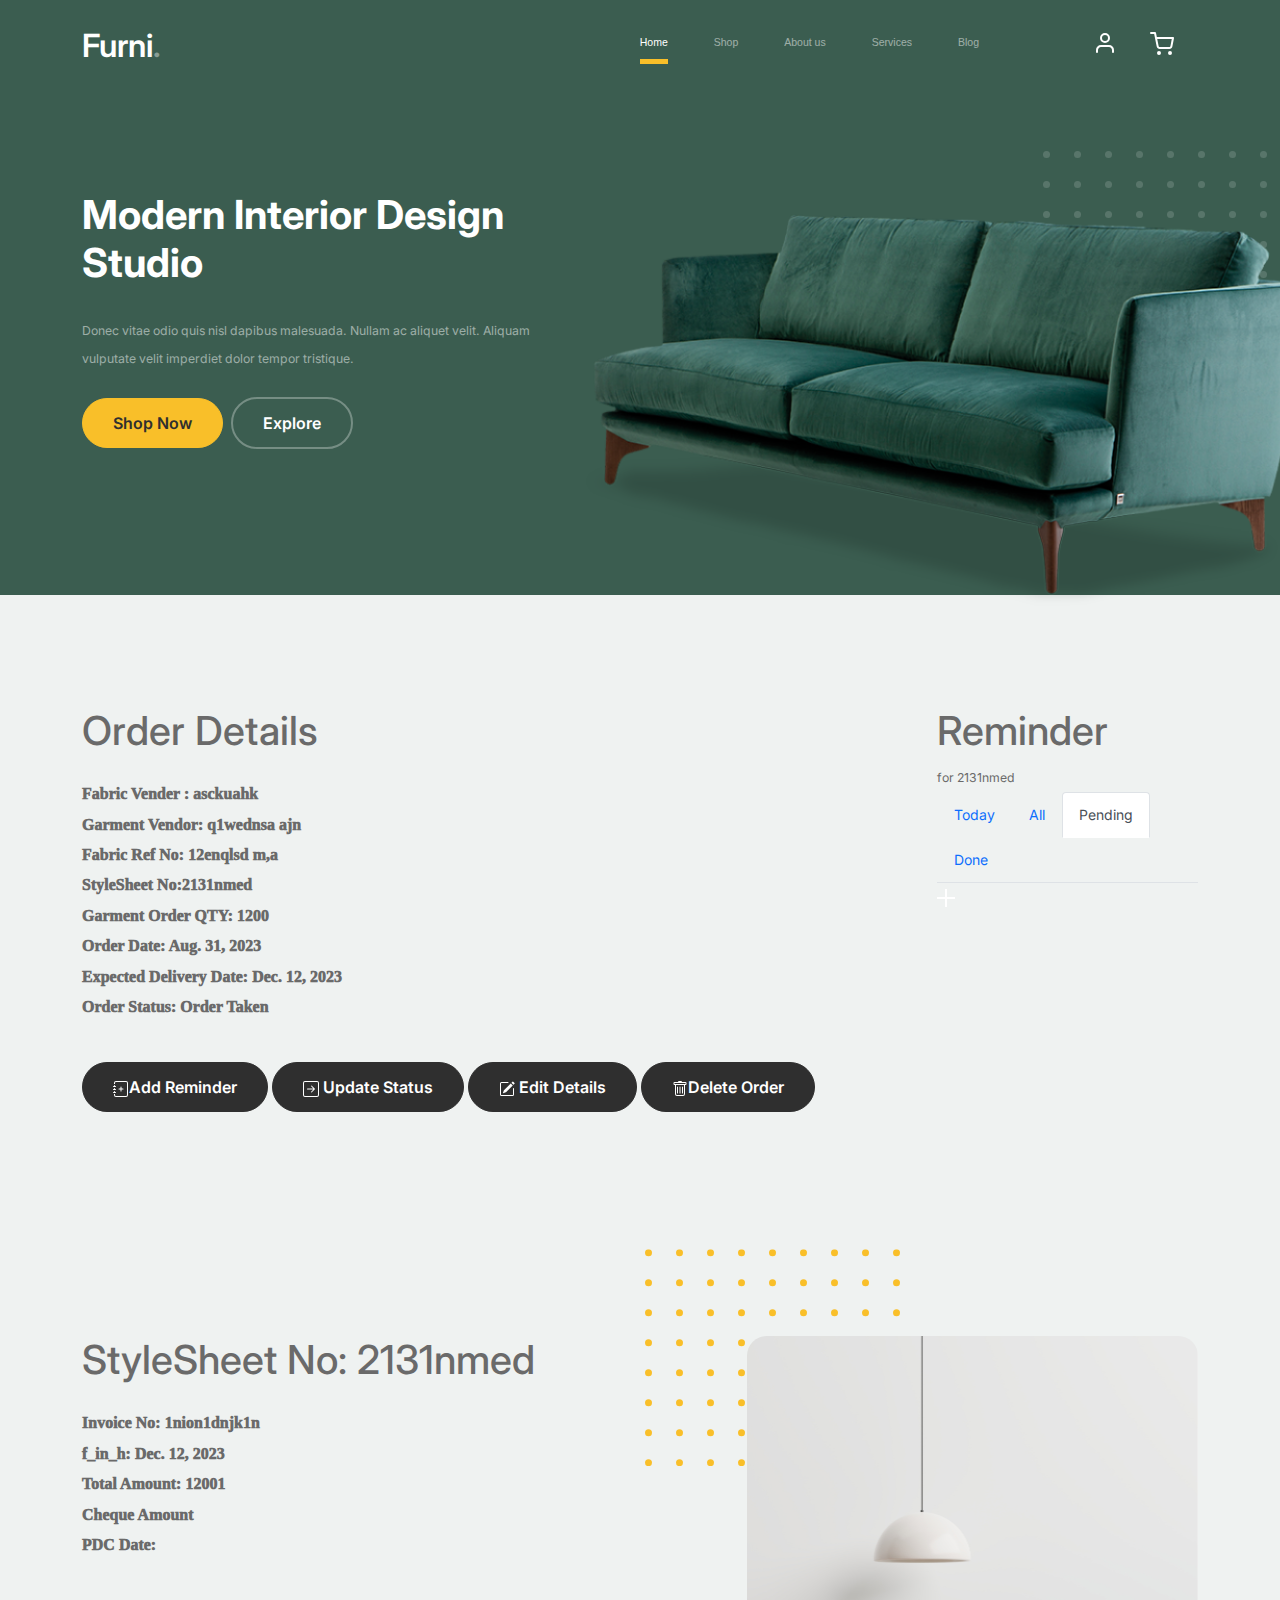
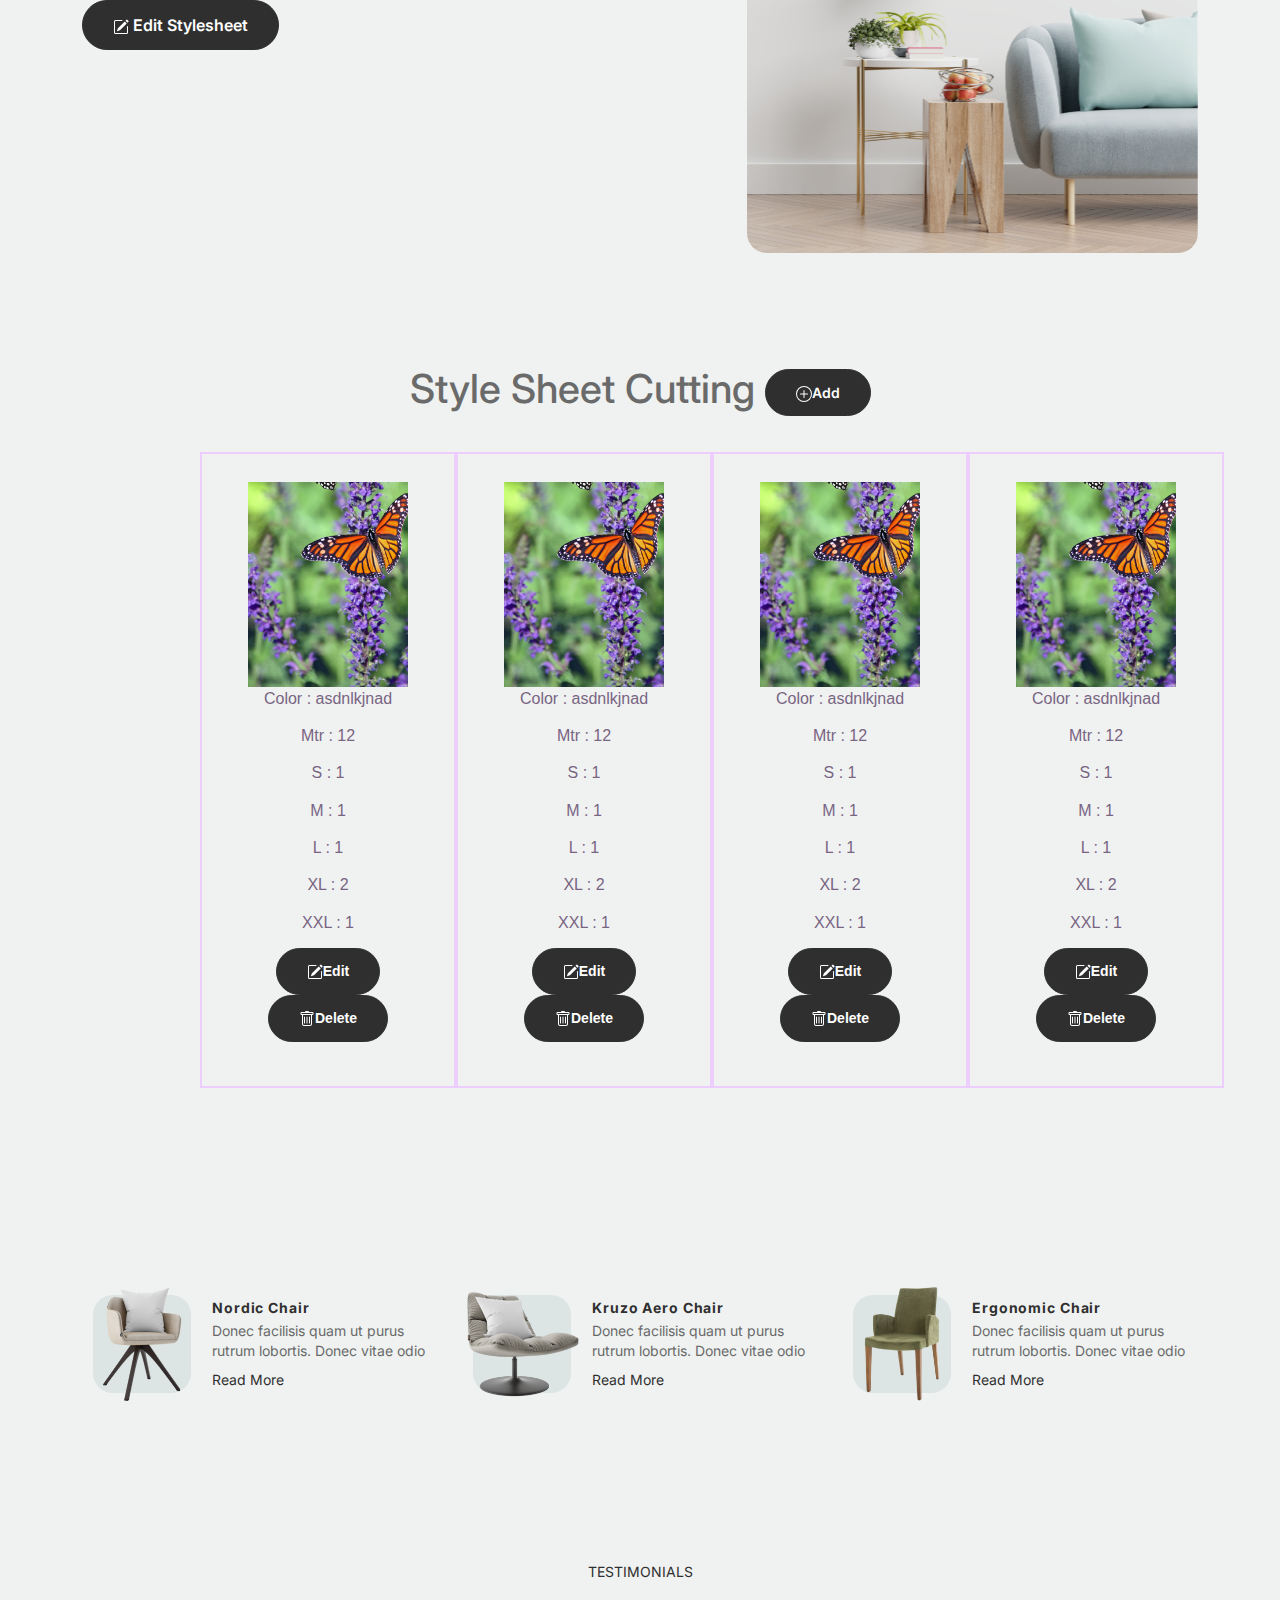
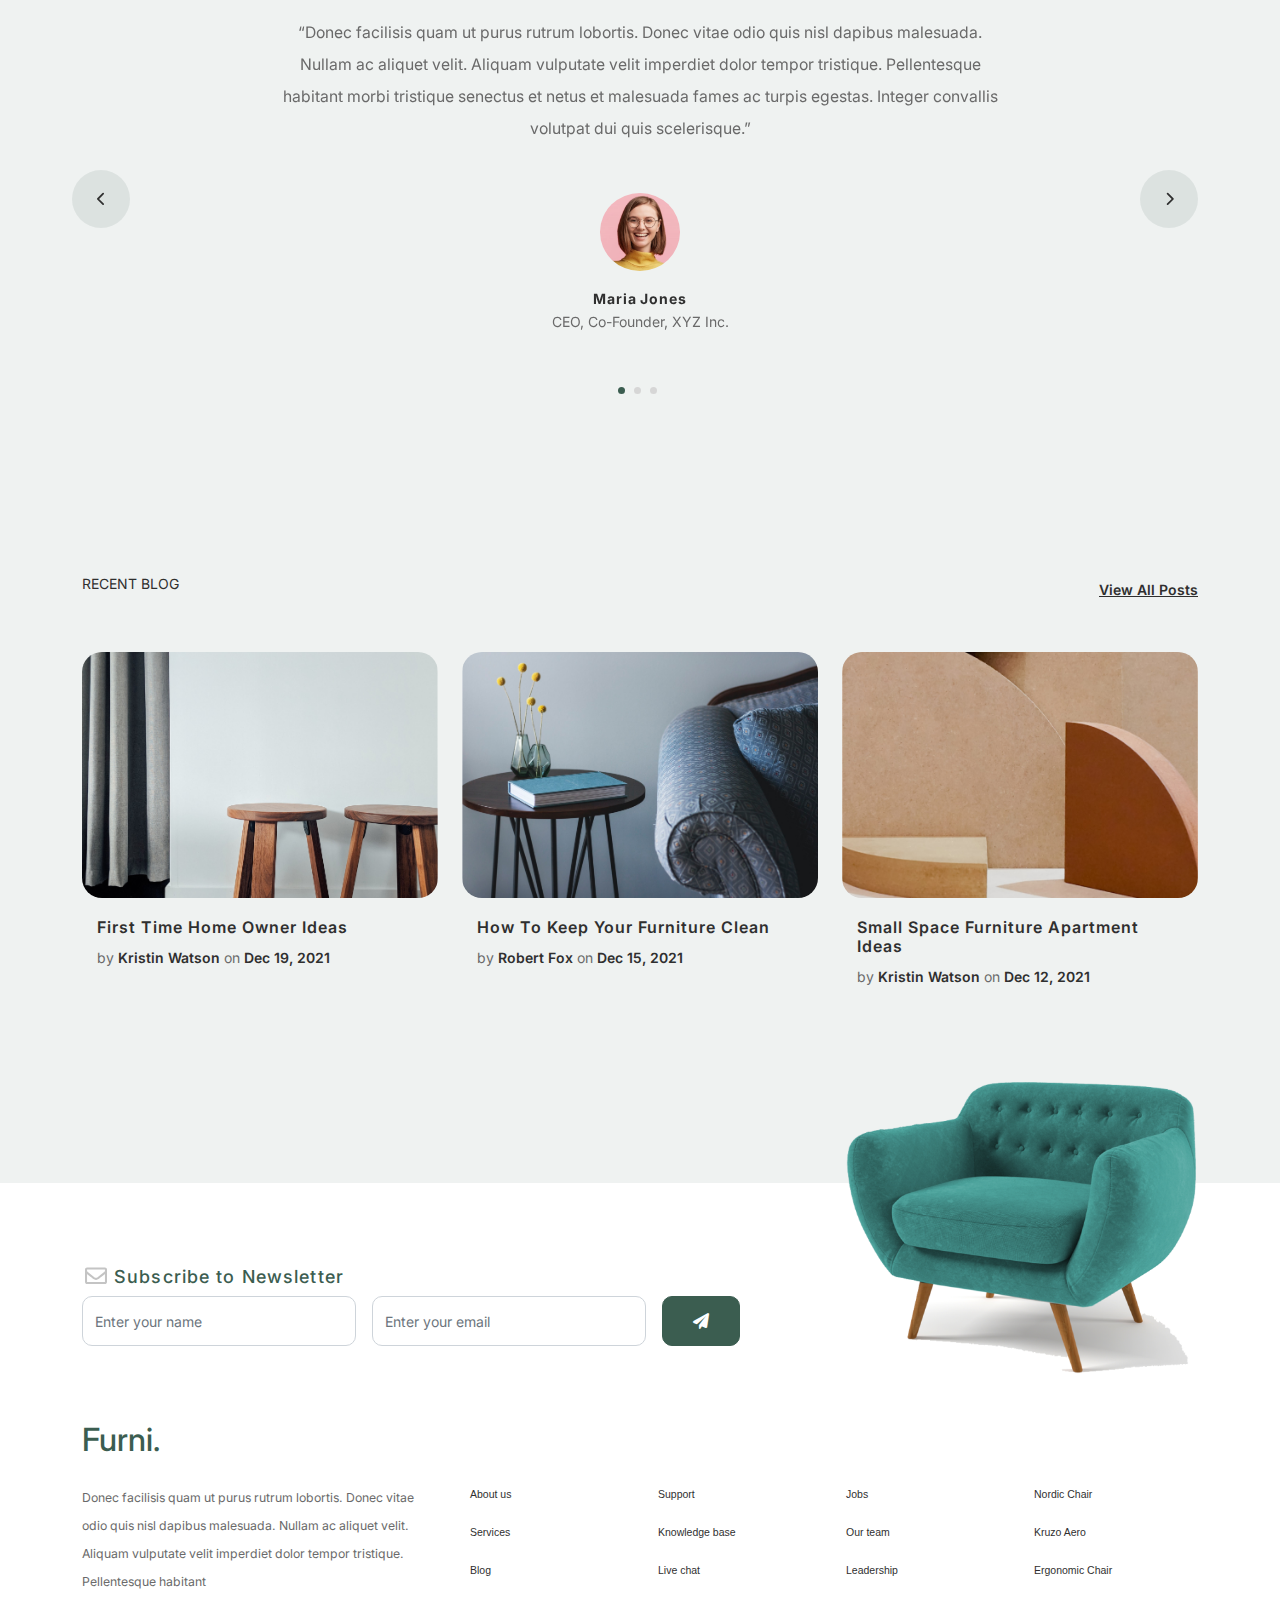
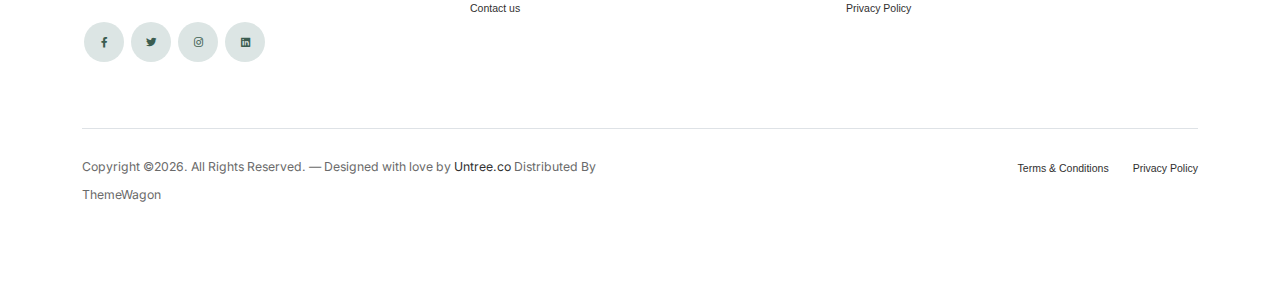
<file: index.html>
<!-- /*
* Bootstrap 5
* Template Name: Furni
* Template Author: Untree.co
* Template URI: https://untree.co/
* License: https://creativecommons.org/licenses/by/3.0/
*/ -->
<!doctype html>
<html lang="en">
<head>
  <meta charset="utf-8">
  <meta name="viewport" content="width=device-width, initial-scale=1, shrink-to-fit=no">
  <meta name="author" content="Untree.co">
  <link rel="shortcut icon" href="favicon.png">

  <meta name="description" content="" />
  <meta name="keywords" content="bootstrap, bootstrap4" />

		<!-- Bootstrap CSS -->
		<link href="css/bootstrap.min.css" rel="stylesheet">
		<link href="https://cdnjs.cloudflare.com/ajax/libs/font-awesome/6.0.0-beta3/css/all.min.css" rel="stylesheet">
		<link href="css/tiny-slider.css" rel="stylesheet">
		<link href="css/style.css" rel="stylesheet">
	
		<title>Furni Free Bootstrap 5 Template for Furniture and Interior Design Websites by Untree.co </title>
	</head>

	<body>

		<!-- Start Header/Navigation -->
		<nav class="custom-navbar navbar navbar navbar-expand-md navbar-dark bg-dark" arial-label="Furni navigation bar">

			<div class="container">
				<a class="navbar-brand" href="index.html">Furni<span>.</span></a>

				<button class="navbar-toggler" type="button" data-bs-toggle="collapse" data-bs-target="#navbarsFurni" aria-controls="navbarsFurni" aria-expanded="false" aria-label="Toggle navigation">
					<span class="navbar-toggler-icon"></span>
				</button>

				<div class="collapse navbar-collapse" id="navbarsFurni">
					<ul class="custom-navbar-nav navbar-nav ms-auto mb-2 mb-md-0">
						<li class="nav-item active">
							<a class="nav-link" href="index.html">Home</a>
						</li>
						<li><a class="nav-link" href="shop.html">Shop</a></li>
						<li><a class="nav-link" href="about.html">About us</a></li>
						<li><a class="nav-link" href="services.html">Services</a></li>
						<li><a class="nav-link" href="blog.html">Blog</a></li>
						<li><a class="nav-link" href="contact.html">
							
						</a></li>
						
					</ul>

					<ul class="custom-navbar-cta navbar-nav mb-2 mb-md-0 ms-5">
						<li><a class="nav-link" href="#"><img src="images/user.svg"></a></li>
						<li><a class="nav-link" href="cart.html"><img src="images/cart.svg"></a></li>
						<li><a class="nav-link" href=""></a></li>
						
					</ul>
				</div>
				
			</div>
           
			
				
		</nav>
		<!-- End Header/Navigation -->

		<!-- Start Hero Section -->
			<div class="hero">
				<div class="container">
					<div class="row justify-content-between">
						<div class="col-lg-5">
							<div class="intro-excerpt">
								<h1>Modern Interior <span clsas="d-block">Design Studio</span></h1>
								<p class="mb-4">Donec vitae odio quis nisl dapibus malesuada. Nullam ac aliquet velit. Aliquam vulputate velit imperdiet dolor tempor tristique.</p>
								<p><a href="" class="btn btn-secondary me-2">Shop Now</a><a href="#" class="btn btn-white-outline">Explore</a></p>
							</div>
						</div>
						<div class="col-lg-7">
							<div class="hero-img-wrap">
								<img src="images/couch.png" class="img-fluid">
							</div>
						</div>
					</div>
				</div>
			</div>
		<!-- End Hero Section -->

		<!-- Start Product Section -->
		<div class="product-section">
			<div class="container">
				<div class="row">

					<!-- Start Column 1 -->
					<div class="col-9">
                        <h1>Order Details</h1><br>
						<div class="ll">
                        <p>Fabric Vender : asckuahk</p>
                        <p>Garment Vendor: q1wednsa ajn</p>
                        <p>Fabric Ref No: 12enqlsd m,a</p>
                        <p>StyleSheet No:2131nmed</p>
                        <!-- <p>TOC_UDA: </p> -->
                        <p>Garment Order QTY: 1200</p>
                        <p>Order Date: Aug. 31, 2023</p>
                        <p>Expected Delivery Date: Dec. 12, 2023</p>
                        <p>Order Status: 
                            
                                Order Taken
                            
                        </p>
						</div><br>
                    
                        <button type="button" class="btn btn-outline-primary" data-bs-toggle="modal" data-bs-target="#reminderModal">
                            <svg xmlns="http://www.w3.org/2000/svg" width="16" height="16" fill="currentColor" class="bi bi-journal-plus" viewBox="0 0 16 16">
                                <path fill-rule="evenodd" d="M8 5.5a.5.5 0 0 1 .5.5v1.5H10a.5.5 0 0 1 0 1H8.5V10a.5.5 0 0 1-1 0V8.5H6a.5.5 0 0 1 0-1h1.5V6a.5.5 0 0 1 .5-.5z"></path>
                                <path d="M3 0h10a2 2 0 0 1 2 2v12a2 2 0 0 1-2 2H3a2 2 0 0 1-2-2v-1h1v1a1 1 0 0 0 1 1h10a1 1 0 0 0 1-1V2a1 1 0 0 0-1-1H3a1 1 0 0 0-1 1v1H1V2a2 2 0 0 1 2-2z"></path>
                                <path d="M1 5v-.5a.5.5 0 0 1 1 0V5h.5a.5.5 0 0 1 0 1h-2a.5.5 0 0 1 0-1H1zm0 3v-.5a.5.5 0 0 1 1 0V8h.5a.5.5 0 0 1 0 1h-2a.5.5 0 0 1 0-1H1zm0 3v-.5a.5.5 0 0 1 1 0v.5h.5a.5.5 0 0 1 0 1h-2a.5.5 0 0 1 0-1H1z"></path>
                            </svg>Add Reminder</button>
                            <button type="button" class="btn btn-outline-primary" data-bs-toggle="modal" data-bs-target="#updateStatus_12enqlsd m,a_Modal">
                            <svg xmlns="http://www.w3.org/2000/svg" width="16" height="16" fill="currentColor" class="bi bi-arrow-right-square" viewBox="0 0 16 16">
                                <path fill-rule="evenodd" d="M15 2a1 1 0 0 0-1-1H2a1 1 0 0 0-1 1v12a1 1 0 0 0 1 1h12a1 1 0 0 0 1-1V2zM0 2a2 2 0 0 1 2-2h12a2 2 0 0 1 2 2v12a2 2 0 0 1-2 2H2a2 2 0 0 1-2-2V2zm4.5 5.5a.5.5 0 0 0 0 1h5.793l-2.147 2.146a.5.5 0 0 0 .708.708l3-3a.5.5 0 0 0 0-.708l-3-3a.5.5 0 1 0-.708.708L10.293 7.5H4.5z"></path>
                            </svg>
                            Update Status
                        </button>
                        <a class="btn btn-outline-primary" href="http://127.0.0.1:8000/editOrder/12enqlsd%20m,a" role="button">
                            <svg xmlns="http://www.w3.org/2000/svg" width="16" height="16" fill="currentColor" class="bi bi-pencil-square" viewBox="0 0 16 16">
                                <path d="M15.502 1.94a.5.5 0 0 1 0 .706L14.459 3.69l-2-2L13.502.646a.5.5 0 0 1 .707 0l1.293 1.293zm-1.75 2.456-2-2L4.939 9.21a.5.5 0 0 0-.121.196l-.805 2.414a.25.25 0 0 0 .316.316l2.414-.805a.5.5 0 0 0 .196-.12l6.813-6.814z"></path>
                                <path fill-rule="evenodd" d="M1 13.5A1.5 1.5 0 0 0 2.5 15h11a1.5 1.5 0 0 0 1.5-1.5v-6a.5.5 0 0 0-1 0v6a.5.5 0 0 1-.5.5h-11a.5.5 0 0 1-.5-.5v-11a.5.5 0 0 1 .5-.5H9a.5.5 0 0 0 0-1H2.5A1.5 1.5 0 0 0 1 2.5v11z"></path>
                            </svg>
                            Edit Details</a>
                        <button class="btn btn-outline-danger" type="button" data-bs-toggle="modal" data-bs-target="#delete_12enqlsd m,a_Modal"><svg xmlns="http://www.w3.org/2000/svg" width="16" height="16" fill="currentColor" class="bi bi-trash" viewBox="0 0 16 16">
                            <path d="M5.5 5.5A.5.5 0 0 1 6 6v6a.5.5 0 0 1-1 0V6a.5.5 0 0 1 .5-.5Zm2.5 0a.5.5 0 0 1 .5.5v6a.5.5 0 0 1-1 0V6a.5.5 0 0 1 .5-.5Zm3 .5a.5.5 0 0 0-1 0v6a.5.5 0 0 0 1 0V6Z"></path>
                            <path d="M14.5 3a1 1 0 0 1-1 1H13v9a2 2 0 0 1-2 2H5a2 2 0 0 1-2-2V4h-.5a1 1 0 0 1-1-1V2a1 1 0 0 1 1-1H6a1 1 0 0 1 1-1h2a1 1 0 0 1 1 1h3.5a1 1 0 0 1 1 1v1ZM4.118 4 4 4.059V13a1 1 0 0 0 1 1h6a1 1 0 0 0 1-1V4.059L11.882 4H4.118ZM2.5 3h11V2h-11v1Z"></path>
                        </svg>Delete Order</button>
                    </div>

					<div class="modal fade" id="reminderModal" tabindex="-1" aria-labelledby="reminderModalLabel" aria-hidden="true">
						<div class="modal-dialog">
							<div class="modal-content">
								<div class="modal-header">
									<h1 class="modal-title fs-5" id="reminderModalLabel">Add Reminder</h1>
									<button type="button" class="btn-close" data-bs-dismiss="modal" aria-label="Close"></button>
								</div>
								<form action="http://127.0.0.1:8000/addReminder/2131nmed" method="POST">
									<input type="hidden" name="csrfmiddlewaretoken" value="vt0NW9PgW6aeQXHylW1ptgw3D0J6VZD2FXvnstPHWj3TDfKjOTlRj6mxcFf3ijoD">
									<div class="modal-body">
										<div>
											<label class="form-label" for="stylesheet_no">For Stylesheet</label>
											<input type="text" class="form-control" name="style_sheet_no" id="stylesheet_no" disabled="" value="2131nmed">
										</div>
										<div>
											<label class="form-label" for="text_reminder">Text</label>
											<input type="text" class="form-control" name="text" id="text_reminder">
										</div>
										<div>
											<label class="form-label" for="date_reminder">Date to remind</label>
											<input type="date" class="form-control" name="date_reminder" id="date_reminder">
										</div>
									</div>
									<div class="modal-footer">
										<button type="button" class="btn btn-secondary" data-bs-dismiss="modal">Close</button>
										<button type="submit" class="btn btn-primary">Save changes</button>
									</div>
								</form>
							</div>
						</div>
					</div>
					<div class="modal fade" id="updateStatus_12enqlsd m,a_Modal" tabindex="-1" aria-labelledby="updateStatus_12enqlsd m,a_ModalLabel" aria-hidden="true">
						<div class="modal-dialog">
						<div class="modal-content">
							<div class="modal-header">
							<h1 class="modal-title fs-5" id="updateStatus_12enqlsd m,a_ModalLabel">Update Status</h1>
							<button type="button" class="btn-close" data-bs-dismiss="modal" aria-label="Close"></button>
							</div>
							<form action="http://127.0.0.1:8000/order-status/12enqlsd%20m,a" method="POST">
								<input type="hidden" name="csrfmiddlewaretoken" value="vt0NW9PgW6aeQXHylW1ptgw3D0J6VZD2FXvnstPHWj3TDfKjOTlRj6mxcFf3ijoD">
								<div class="modal-body">
									<span>
									
										Order Taken
										<svg xmlns="http://www.w3.org/2000/svg" width="16" height="16" fill="currentColor" class="bi bi-arrow-right" viewBox="0 0 16 16">
											<path fill-rule="evenodd" d="M1 8a.5.5 0 0 1 .5-.5h11.793l-3.147-3.146a.5.5 0 0 1 .708-.708l4 4a.5.5 0 0 1 0 .708l-4 4a.5.5 0 0 1-.708-.708L13.293 8.5H1.5A.5.5 0 0 1 1 8z"></path>
										</svg>
										<span>
											<select name="updated_status" class="form-select form-select-sm" aria-label="Next Status">
												<option selected="" value="PR">In Manufacturing</option>
												<option value="DR"> Ready for Delivery</option>
											</select>
										</span>
									
									</span>
									
								</div>
								<div class="modal-footer">
								<button type="button" class="btn btn-secondary" data-bs-dismiss="modal">Close</button>
								<button type="submit" class="btn btn-primary">Save changes</button>
								</div>
							</form>
						</div>
						</div>
					</div>
					<div class="modal fade" id="delete_12enqlsd m,a_Modal" tabindex="-1" aria-labelledby="delete_12enqlsd m,a_ModalLabel" aria-hidden="true">
						<div class="modal-dialog">
						<div class="modal-content">
							<div class="modal-header">
							<h5 class="modal-title" id="delete_12enqlsd m,a_ModalLabel">Confirm Delete</h5>
							<button type="button" class="btn-close" data-bs-dismiss="modal" aria-label="Close"></button>
							</div>
							<form action="http://127.0.0.1:8000/order/delete/12enqlsd%20m,a" method="POST">
								<div class="modal-body">
									<input type="hidden" name="csrfmiddlewaretoken" value="vt0NW9PgW6aeQXHylW1ptgw3D0J6VZD2FXvnstPHWj3TDfKjOTlRj6mxcFf3ijoD">
									<div>
										<label class="form-label" for="stylesheet_no">For
											Order Fabric Reference Number</label>
										<input type="text" class="form-control" name="style_sheet_no" id="stylesheet_no" disabled="" value="12enqlsd m,a">
									</div>
									<div>
										<label class="form-label" for="stylesheet_no">For
											Stylesheet Number</label>
										<input type="text" class="form-control" name="style_sheet_no" id="stylesheet_no" disabled="" value="2131nmed">
									</div>
								</div>
								<div class="modal-footer">
								<button type="button" class="btn btn-secondary" data-bs-dismiss="modal">Close</button>
								<button type="submit" class="btn  btn-danger">Delete</button>
								</div>
							</form>
						</div>
						</div>
					</div>
					<!-- End Column 1 -->

					<!-- Start Column 2 -->
					<div class="col-12 col-md-4 col-lg-3 mb-5 mb-md-0">
						<a >
							
								<div class="ll">
									<h1 >
										Reminder
									</h1>
									<small >for 2131nmed</small>
								</div>
								<div class="nav nav-tabs" id="nav-tab" role="tablist" >
									<button class="nav-link" id="nav-home-tab" data-bs-toggle="tab" data-bs-target="#today-pane" type="button" role="tab" aria-controls="nav-today" aria-selected="false" tabindex="-1" >Today</button>
									<button class="nav-link" id="nav-profile-tab" data-bs-toggle="tab" data-bs-target="#all-pane" type="button" role="tab" aria-controls="nav-all" aria-selected="false" tabindex="-1">All</button>
									<button class="nav-link active" id="nav-contact-tab" data-bs-toggle="tab" data-bs-target="#pending-pane" type="button" role="tab" aria-controls="nav-pending" aria-selected="true">Pending</button>
									<button class="nav-link" id="nav-disabled-tab" data-bs-toggle="tab" data-bs-target="#done-pane" type="button" role="tab" aria-controls="nav-done" aria-selected="false" tabindex="-1">Done</button>
								</div>
								<div class="tab-content overflow-auto " id="myTabContent">
									<div class="tab-pane fade" id="today-pane" role="tabpanel" aria-labelledby="today-pane-tab" tabindex="0">
										<div class="list-group">
											
										</div>
									</div>
									<div class="tab-pane fade" id="all-pane" role="tabpanel" aria-labelledby="all-pane-tab" tabindex="0">
										<div class="list-group">
											
										</div>
									</div>
					
									<div class="tab-pane fade active show" id="pending-pane" role="tabpanel" aria-labelledby="pending-pane-tab" tabindex="0">
										<div class="list-group">
											
										</div>
									</div>
					
									<div class="tab-pane fade" id="done-pane" role="tabpanel" aria-labelledby="done-pane-tab" tabindex="0">
										<div class="list-group">
											
										</div>
									</div>
								</div>
							

							<span class="icon-cross">
								<img src="images/cross.svg" class="img-fluid">
							</span>
						</a>
					</div> 
					<!-- End Column 2 -->

					<!-- Start Column 3 -->
				
					<!-- End Column 3 -->

					<!-- Start Column 4 -->
				
					<!-- End Column 4 -->

				</div>
			</div>
		</div>
		<!-- End Product Section -->

		<!-- Start Why Choose Us Section -->
		<div class="why-choose-section">
			<div class="container">
				<div class="row justify-content-between">
					<div class="col-lg-6">
						<div >
							<div class="ll">
							<h1>StyleSheet No: 2131nmed</h1><br>
							<p>Invoice No: 1nion1dnjk1n</p>
							<p>f_in_h: Dec. 12, 2023</p>
							<p>Total Amount: 12001</p>
							<p>Cheque Amount </p>
							<p>PDC Date: </p>
						</div><br>
							<button type="button" class="btn btn-outline-primary" data-bs-toggle="modal" data-bs-target="#stylesheetmodel">
								<svg xmlns="http://www.w3.org/2000/svg" width="16" height="16" fill="currentColor" class="bi bi-pencil-square" viewBox="0 0 16 16">
									<path d="M15.502 1.94a.5.5 0 0 1 0 .706L14.459 3.69l-2-2L13.502.646a.5.5 0 0 1 .707 0l1.293 1.293zm-1.75 2.456-2-2L4.939 9.21a.5.5 0 0 0-.121.196l-.805 2.414a.25.25 0 0 0 .316.316l2.414-.805a.5.5 0 0 0 .196-.12l6.813-6.814z"></path>
									<path fill-rule="evenodd" d="M1 13.5A1.5 1.5 0 0 0 2.5 15h11a1.5 1.5 0 0 0 1.5-1.5v-6a.5.5 0 0 0-1 0v6a.5.5 0 0 1-.5.5h-11a.5.5 0 0 1-.5-.5v-11a.5.5 0 0 1 .5-.5H9a.5.5 0 0 0 0-1H2.5A1.5 1.5 0 0 0 1 2.5v11z"></path>
								</svg>
								Edit Stylesheet
							</button>
							<div class="modal fade" id="stylesheetmodel" tabindex="-1" aria-labelledby="stylesheetmodelLabel" aria-hidden="true">
								<div class="modal-dialog">
									<div class="modal-content">
										<div class="modal-header">
											<h1 class="modal-title fs-5" id="exampleModalLabel">Edit Stylesheet</h1>
											<button type="button" class="btn-close" data-bs-dismiss="modal" aria-label="Close"></button>
										</div>
										<form action="http://127.0.0.1:8000/editStyleSheet/2131nmed" method="POST">
											<input type="hidden" name="csrfmiddlewaretoken" value="vt0NW9PgW6aeQXHylW1ptgw3D0J6VZD2FXvnstPHWj3TDfKjOTlRj6mxcFf3ijoD">
											<div class="modal-body">
											  
												<div>
													<label for="style_no" class="form-label">Style No</label>
													<input type="text" name="style_no" id="style_no" placeholder="style_no" class="form-control" value="2131nmed" disabled="">
														<input type="text" name="style_no" id="style_no" placeholder="style_no" class="form-control" value="2131nmed" hidden="">
												</div>
												<div>
													<label class="form-label" for="invoice_no">Invoice No</label>
													<input type="text" name="invoice_no" id="invoice_no" placeholder="invoice_no" class="form-control" value="1nion1dnjk1n" required="">
												</div>
												<div>
													<label class="form-label" for="f_in_h">F in H</label>
													<input type="date" name="f_in_h" id="f_in_h" class="form-control" value="2023-12-12" required="">
												</div>
												<div>
													<label class="form-label" for="total_amount">Total Amount</label>
													<input type="number" name="total_amount" id="total_amount" placeholder="total_amount" class="form-control" value="12001" required="">
												</div>
												<div>
													<label class="form-label" for="cheque_amount">Cheque Amount</label>
													<input type="number" name="cheque_amount" id="cheque_amount" placeholder="cheque_amount" class="form-control" value="" required="">
												</div>
												<div>
													<label class="form-label" for="pdc_date">PDC Date</label>
													<input type="date" name="pdc_date" id="pdc_date" placeholder="pdc_date" class="form-control" value="" required="">
												</div>
											</div>
											<div class="modal-footer">
												<button type="button" class="btn btn-secondary" data-bs-dismiss="modal">Close</button>
												<button type="submit" class="btn btn-primary">Save</button>
											</div>
										</form>
									</div>
								</div>
							</div>
						</div>
						
					</div>

					<div class="col-lg-5">
						<div class="img-wrap">
							<img src="images/why-choose-us-img.jpg" alt="Image" class="img-fluid">
						</div>
					</div>

				</div>
			</div>
		</div>
		<!-- End Why Choose Us Section -->

		<!-- Start We Help Section -->
		<div class="we-help-section">
			<div class="container-group">
				<div class="row justify-content-between">
					<!-- <div class="col-lg-7 mb-5 mb-lg-0">
						<div class="imgs-grid">
							<div class="grid grid-1"><img src="images/img-grid-1.jpg" alt="Untree.co"></div>
							<div class="grid grid-2"><img src="images/img-grid-2.jpg" alt="Untree.co"></div>
							<div class="grid grid-3"><img src="images/img-grid-3.jpg" alt="Untree.co"></div>
						</div>
					</div> -->
					<div class="col">
						<div >
							<div style="text-align: center;">
							<h1>Style Sheet Cutting <button class="btn btn-outline-secondary btn-sm" data-bs-toggle="modal" data-bs-target="#addcuttingmodel"><svg xmlns="http://www.w3.org/2000/svg" width="16" height="16" fill="currentColor" class="bi bi-plus-circle" viewBox="0 0 16 16">
										<path d="M8 15A7 7 0 1 1 8 1a7 7 0 0 1 0 14zm0 1A8 8 0 1 0 8 0a8 8 0 0 0 0 16z"></path>
										<path d="M8 4a.5.5 0 0 1 .5.5v3h3a.5.5 0 0 1 0 1h-3v3a.5.5 0 0 1-1 0v-3h-3a.5.5 0 0 1 0-1h3v-3A.5.5 0 0 1 8 4z"></path>
									  </svg>Add</button></h1><br>
									</div>
							<div class="modal fade" id="editCutting_6_Modal" tabindex="-1" aria-labelledby="editCutting_6_ModalLabel" aria-hidden="true">
										<div class="modal-dialog modal-xl">
											<div class="modal-content">
												<div class="modal-header">
													<h1 class="modal-title fs-5" id="editCutting_6_ModalLabel">Edit
														Cutting Details</h1>
													<button type="button" class="btn-close" data-bs-dismiss="modal" aria-label="Close"></button>
												</div>
												<form enctype="multipart/form-data" action="http://127.0.0.1:8000/editStyleSheetCutting/6" method="POST"></form>
													<div class="modal-body">
														<input type="hidden" name="csrfmiddlewaretoken" value="vt0NW9PgW6aeQXHylW1ptgw3D0J6VZD2FXvnstPHWj3TDfKjOTlRj6mxcFf3ijoD">
														<div>
															
															
															<img src="./Details_files/bater_fly.PNG" class="img-fluid">
															
															<label class="form-label" for="fabric_image">Fabric Image</label>
		
															<input type="file" name="cutting_image" id="fabric_image" class="form-control">
														</div>
														<div>
															<label class="form-label" for="color">Color</label>
															<input type="text" name="color" id="color" class="form-control" placeholder="color" value="asdnlkjnad">
														</div>
														<div>
															<label class="form-label" for="mtr">Meter</label>
															<input type="number" name="mtr" id="mtr" class="form-control" placeholder="meter" value="12">
														</div>
														<div>
															<label class="form-label" for="s">S</label>
															<input type="number" name="s" id="s" class="form-control" placeholder="s" value="1">
														</div>
														<div>
															<label class="form-label" for="m">M</label>
															<input type="number" name="m" class="form-control" id="m" placeholder="m" value="1">
														</div>
														<div>
															<label class="form-label">L</label>
															<input type="number" class="form-control" name="l" placeholder="l" value="1">
														</div>
														<div>
															<label class="form-label" for="xl">XL</label>
															<input type="number" class="form-control" name="xl" id="xl" placeholder="xl" value="2">
														</div>
														<div>
															<label class="form-label" for="xxl">XXL</label>
															<input type="number" class="form-control" name="xxl" id="xxl" placeholder="xxl" value="1">
														</div>
		
													</div>
													<div class="modal-footer">
														<button type="button" class="btn btn-secondary" data-bs-dismiss="modal">Close</button>
														<button type="submit" class="btn btn-primary">Save changes</button>
													</div>
												
											</div>
										</div>
									</div><div class="modal fade" id="delete_cutting_6_Modal" tabindex="-1" aria-labelledby="delete_cutting_6_ModalLabel" aria-hidden="true">
										<div class="modal-dialog">
										  <div class="modal-content">
											<div class="modal-header">
											  <h5 class="modal-title" id="delete_cutting_6_ModalLabel">Confirm Delete</h5>
											  <button type="button" class="btn-close" data-bs-dismiss="modal" aria-label="Close"></button>
											</div>
											<form action="http://127.0.0.1:8000/stylesheetcutting/delete/6" method="POST"></form>
												<div class="modal-body">
													<input type="hidden" name="csrfmiddlewaretoken" value="vt0NW9PgW6aeQXHylW1ptgw3D0J6VZD2FXvnstPHWj3TDfKjOTlRj6mxcFf3ijoD">
														<div>
															
															
															<img src="./Details_files/bater_fly.PNG" class="img-fluid">
															
															
														</div>
														<div>
															<label class="form-label" for="color">Color</label>
															<input type="text" name="color" id="color" class="form-control" placeholder="color" value="asdnlkjnad" disabled="">
														</div>
														<div>
															<label class="form-label" for="mtr">Meter</label>
															<input type="number" name="mtr" id="mtr" class="form-control" placeholder="meter" value="12" disabled="">
														</div>
														<div>
															<label class="form-label" for="s">S</label>
															<input type="number" name="s" id="s" class="form-control" placeholder="s" value="1" disabled="">
														</div>
														<div>
															<label class="form-label" for="m">M</label>
															<input type="number" name="m" class="form-control" id="m" placeholder="m" value="1" disabled="">
														</div>
														<div>
															<label class="form-label">L</label>
															<input type="number" class="form-control" name="l" placeholder="l" value="1" disabled="">
														</div>
														<div>
															<label class="form-label" for="xl">XL</label>
															<input type="number" class="form-control" name="xl" id="xl" placeholder="xl" value="2" disabled="">
														</div>
														<div>
															<label class="form-label" for="xxl">XXL</label>
															<input type="number" class="form-control" name="xxl" id="xxl" placeholder="xxl" value="1" disabled="">
														</div>
		
												</div>
												<div class="modal-footer">
												<button type="button" class="btn btn-secondary" data-bs-dismiss="modal">Close</button>
												<button type="submit" class="btn  btn-danger">Delete</button>
												</div>
											
										  </div>
										</div>
									</div><div class="modal fade" id="editCutting_15_Modal" tabindex="-1" aria-labelledby="editCutting_15_ModalLabel" aria-hidden="true">
										<div class="modal-dialog modal-xl">
											<div class="modal-content">
												<div class="modal-header">
													<h1 class="modal-title fs-5" id="editCutting_15_ModalLabel">Edit
														Cutting Details</h1>
													<button type="button" class="btn-close" data-bs-dismiss="modal" aria-label="Close"></button>
												</div>
												<form enctype="multipart/form-data" action="http://127.0.0.1:8000/editStyleSheetCutting/15" method="POST"></form>
													<div class="modal-body">
														<input type="hidden" name="csrfmiddlewaretoken" value="vt0NW9PgW6aeQXHylW1ptgw3D0J6VZD2FXvnstPHWj3TDfKjOTlRj6mxcFf3ijoD">
														<div>
															
															
															<img src="./Details_files/2131nmed.PNG" class="img-fluid">
															
															<label class="form-label" for="fabric_image">Fabric Image</label>
		
															<input type="file" name="cutting_image" id="fabric_image" class="form-control">
														</div>
														<div>
															<label class="form-label" for="color">Color</label>
															<input type="text" name="color" id="color" class="form-control" placeholder="color" value="vklmekl">
														</div>
														<div>
															<label class="form-label" for="mtr">Meter</label>
															<input type="number" name="mtr" id="mtr" class="form-control" placeholder="meter" value="1">
														</div>
														<div>
															<label class="form-label" for="s">S</label>
															<input type="number" name="s" id="s" class="form-control" placeholder="s" value="1">
														</div>
														<div>
															<label class="form-label" for="m">M</label>
															<input type="number" name="m" class="form-control" id="m" placeholder="m" value="1">
														</div>
														<div>
															<label class="form-label">L</label>
															<input type="number" class="form-control" name="l" placeholder="l" value="1">
														</div>
														<div>
															<label class="form-label" for="xl">XL</label>
															<input type="number" class="form-control" name="xl" id="xl" placeholder="xl" value="1">
														</div>
														<div>
															<label class="form-label" for="xxl">XXL</label>
															<input type="number" class="form-control" name="xxl" id="xxl" placeholder="xxl" value="1">
														</div>
		
													</div>
													<div class="modal-footer">
														<button type="button" class="btn btn-secondary" data-bs-dismiss="modal">Close</button>
														<button type="submit" class="btn btn-primary">Save changes</button>
													</div>
												
											</div>
										</div>
									</div><div class="modal fade" id="delete_cutting_15_Modal" tabindex="-1" aria-labelledby="delete_cutting_15_ModalLabel" aria-hidden="true">
										<div class="modal-dialog">
										  <div class="modal-content">
											<div class="modal-header">
											  <h5 class="modal-title" id="delete_cutting_15_ModalLabel">Confirm Delete</h5>
											  <button type="button" class="btn-close" data-bs-dismiss="modal" aria-label="Close"></button>
											</div>
											<form action="http://127.0.0.1:8000/stylesheetcutting/delete/15" method="POST"></form>
												<div class="modal-body">
													<input type="hidden" name="csrfmiddlewaretoken" value="vt0NW9PgW6aeQXHylW1ptgw3D0J6VZD2FXvnstPHWj3TDfKjOTlRj6mxcFf3ijoD">
														<div>
															
															
															<img src="./Details_files/2131nmed.PNG" class="img-fluid">
															
															
														</div>
														<div>
															<label class="form-label" for="color">Color</label>
															<input type="text" name="color" id="color" class="form-control" placeholder="color" value="vklmekl" disabled="">
														</div>
														<div>
															<label class="form-label" for="mtr">Meter</label>
															<input type="number" name="mtr" id="mtr" class="form-control" placeholder="meter" value="1" disabled="">
														</div>
														<div>
															<label class="form-label" for="s">S</label>
															<input type="number" name="s" id="s" class="form-control" placeholder="s" value="1" disabled="">
														</div>
														<div>
															<label class="form-label" for="m">M</label>
															<input type="number" name="m" class="form-control" id="m" placeholder="m" value="1" disabled="">
														</div>
														<div>
															<label class="form-label">L</label>
															<input type="number" class="form-control" name="l" placeholder="l" value="1" disabled="">
														</div>
														<div>
															<label class="form-label" for="xl">XL</label>
															<input type="number" class="form-control" name="xl" id="xl" placeholder="xl" value="1" disabled="">
														</div>
														<div>
															<label class="form-label" for="xxl">XXL</label>
															<input type="number" class="form-control" name="xxl" id="xxl" placeholder="xxl" value="1" disabled="">
														</div>
		
												</div>
												<div class="modal-footer">
												<button type="button" class="btn btn-secondary" data-bs-dismiss="modal">Close</button>
												<button type="submit" class="btn  btn-danger">Delete</button>
												</div>
											
										  </div>
										</div>
									</div><div class="modal fade" id="editCutting_16_Modal" tabindex="-1" aria-labelledby="editCutting_16_ModalLabel" aria-hidden="true">
										<div class="modal-dialog modal-xl">
											<div class="modal-content">
												<div class="modal-header">
													<h1 class="modal-title fs-5" id="editCutting_16_ModalLabel">Edit
														Cutting Details</h1>
													<button type="button" class="btn-close" data-bs-dismiss="modal" aria-label="Close"></button>
												</div>
												<form enctype="multipart/form-data" action="http://127.0.0.1:8000/editStyleSheetCutting/16" method="POST"></form>
													<div class="modal-body">
														<input type="hidden" name="csrfmiddlewaretoken" value="vt0NW9PgW6aeQXHylW1ptgw3D0J6VZD2FXvnstPHWj3TDfKjOTlRj6mxcFf3ijoD">
														<div>
															
															
															<img src="./Details_files/2131nmed.jpg" class="img-fluid">
															
															<label class="form-label" for="fabric_image">Fabric Image</label>
		
															<input type="file" name="cutting_image" id="fabric_image" class="form-control">
														</div>
														<div>
															<label class="form-label" for="color">Color</label>
															<input type="text" name="color" id="color" class="form-control" placeholder="color" value="red">
														</div>
														<div>
															<label class="form-label" for="mtr">Meter</label>
															<input type="number" name="mtr" id="mtr" class="form-control" placeholder="meter" value="11">
														</div>
														<div>
															<label class="form-label" for="s">S</label>
															<input type="number" name="s" id="s" class="form-control" placeholder="s" value="1">
														</div>
														<div>
															<label class="form-label" for="m">M</label>
															<input type="number" name="m" class="form-control" id="m" placeholder="m" value="1">
														</div>
														<div>
															<label class="form-label">L</label>
															<input type="number" class="form-control" name="l" placeholder="l" value="1">
														</div>
														<div>
															<label class="form-label" for="xl">XL</label>
															<input type="number" class="form-control" name="xl" id="xl" placeholder="xl" value="1">
														</div>
														<div>
															<label class="form-label" for="xxl">XXL</label>
															<input type="number" class="form-control" name="xxl" id="xxl" placeholder="xxl" value="1">
														</div>
		
													</div>
													<div class="modal-footer">
														<button type="button" class="btn btn-secondary" data-bs-dismiss="modal">Close</button>
														<button type="submit" class="btn btn-primary">Save changes</button>
													</div>
												
											</div>
										</div>
									</div><div class="modal fade" id="delete_cutting_16_Modal" tabindex="-1" aria-labelledby="delete_cutting_16_ModalLabel" aria-hidden="true">
										<div class="modal-dialog">
										  <div class="modal-content">
											<div class="modal-header">
											  <h5 class="modal-title" id="delete_cutting_16_ModalLabel">Confirm Delete</h5>
											  <button type="button" class="btn-close" data-bs-dismiss="modal" aria-label="Close"></button>
											</div>
											<form action="http://127.0.0.1:8000/stylesheetcutting/delete/16" method="POST"></form>
												<div class="modal-body">
													<input type="hidden" name="csrfmiddlewaretoken" value="vt0NW9PgW6aeQXHylW1ptgw3D0J6VZD2FXvnstPHWj3TDfKjOTlRj6mxcFf3ijoD">
														<div>
															
															
															<img src="./Details_files/2131nmed.jpg" class="img-fluid">
															
															
														</div>
														<div>
															<label class="form-label" for="color">Color</label>
															<input type="text" name="color" id="color" class="form-control" placeholder="color" value="red" disabled="">
														</div>
														<div>
															<label class="form-label" for="mtr">Meter</label>
															<input type="number" name="mtr" id="mtr" class="form-control" placeholder="meter" value="11" disabled="">
														</div>
														<div>
															<label class="form-label" for="s">S</label>
															<input type="number" name="s" id="s" class="form-control" placeholder="s" value="1" disabled="">
														</div>
														<div>
															<label class="form-label" for="m">M</label>
															<input type="number" name="m" class="form-control" id="m" placeholder="m" value="1" disabled="">
														</div>
														<div>
															<label class="form-label">L</label>
															<input type="number" class="form-control" name="l" placeholder="l" value="1" disabled="">
														</div>
														<div>
															<label class="form-label" for="xl">XL</label>
															<input type="number" class="form-control" name="xl" id="xl" placeholder="xl" value="1" disabled="">
														</div>
														<div>
															<label class="form-label" for="xxl">XXL</label>
															<input type="number" class="form-control" name="xxl" id="xxl" placeholder="xxl" value="1" disabled="">
														</div>
		
												</div>
												<div class="modal-footer">
												<button type="button" class="btn btn-secondary" data-bs-dismiss="modal">Close</button>
												<button type="submit" class="btn  btn-danger">Delete</button>
												</div>
											
										  </div>
										</div>
									</div><div class="modal fade" id="editCutting_17_Modal" tabindex="-1" aria-labelledby="editCutting_17_ModalLabel" aria-hidden="true">
										<div class="modal-dialog modal-xl">
											<div class="modal-content">
												<div class="modal-header">
													<h1 class="modal-title fs-5" id="editCutting_17_ModalLabel">Edit
														Cutting Details</h1>
													<button type="button" class="btn-close" data-bs-dismiss="modal" aria-label="Close"></button>
												</div>
												<form enctype="multipart/form-data" action="http://127.0.0.1:8000/editStyleSheetCutting/17" method="POST"></form>
													<div class="modal-body">
														<input type="hidden" name="csrfmiddlewaretoken" value="vt0NW9PgW6aeQXHylW1ptgw3D0J6VZD2FXvnstPHWj3TDfKjOTlRj6mxcFf3ijoD">
														<div>
															
															
															<img src="./Details_files/2131nmed_7wIjRtw.jpg" class="img-fluid">
															
															<label class="form-label" for="fabric_image">Fabric Image</label>
		
															<input type="file" name="cutting_image" id="fabric_image" class="form-control">
														</div>
														<div>
															<label class="form-label" for="color">Color</label>
															<input type="text" name="color" id="color" class="form-control" placeholder="color" value="dred">
														</div>
														<div>
															<label class="form-label" for="mtr">Meter</label>
															<input type="number" name="mtr" id="mtr" class="form-control" placeholder="meter" value="1">
														</div>
														<div>
															<label class="form-label" for="s">S</label>
															<input type="number" name="s" id="s" class="form-control" placeholder="s" value="1">
														</div>
														<div>
															<label class="form-label" for="m">M</label>
															<input type="number" name="m" class="form-control" id="m" placeholder="m" value="1">
														</div>
														<div>
															<label class="form-label">L</label>
															<input type="number" class="form-control" name="l" placeholder="l" value="1">
														</div>
														<div>
															<label class="form-label" for="xl">XL</label>
															<input type="number" class="form-control" name="xl" id="xl" placeholder="xl" value="1">
														</div>
														<div>
															<label class="form-label" for="xxl">XXL</label>
															<input type="number" class="form-control" name="xxl" id="xxl" placeholder="xxl" value="1">
														</div>
		
													</div>
													<div class="modal-footer">
														<button type="button" class="btn btn-secondary" data-bs-dismiss="modal">Close</button>
														<button type="submit" class="btn btn-primary">Save changes</button>
													</div>
												
											</div>
										</div>
									</div><div class="modal fade" id="delete_cutting_17_Modal" tabindex="-1" aria-labelledby="delete_cutting_17_ModalLabel" aria-hidden="true">
										<div class="modal-dialog">
										  <div class="modal-content">
											<div class="modal-header">
											  <h5 class="modal-title" id="delete_cutting_17_ModalLabel">Confirm Delete</h5>
											  <button type="button" class="btn-close" data-bs-dismiss="modal" aria-label="Close"></button>
											</div>
											<form action="http://127.0.0.1:8000/stylesheetcutting/delete/17" method="POST"></form>
												<div class="modal-body">
													<input type="hidden" name="csrfmiddlewaretoken" value="vt0NW9PgW6aeQXHylW1ptgw3D0J6VZD2FXvnstPHWj3TDfKjOTlRj6mxcFf3ijoD">
														<div>
															
															
															<img src="./Details_files/2131nmed_7wIjRtw.jpg" class="img-fluid">
															
															
														</div>
														<div>
															<label class="form-label" for="color">Color</label>
															<input type="text" name="color" id="color" class="form-control" placeholder="color" value="dred" disabled="">
														</div>
														<div>
															<label class="form-label" for="mtr">Meter</label>
															<input type="number" name="mtr" id="mtr" class="form-control" placeholder="meter" value="1" disabled="">
														</div>
														<div>
															<label class="form-label" for="s">S</label>
															<input type="number" name="s" id="s" class="form-control" placeholder="s" value="1" disabled="">
														</div>
														<div>
															<label class="form-label" for="m">M</label>
															<input type="number" name="m" class="form-control" id="m" placeholder="m" value="1" disabled="">
														</div>
														<div>
															<label class="form-label">L</label>
															<input type="number" class="form-control" name="l" placeholder="l" value="1" disabled="">
														</div>
														<div>
															<label class="form-label" for="xl">XL</label>
															<input type="number" class="form-control" name="xl" id="xl" placeholder="xl" value="1" disabled="">
														</div>
														<div>
															<label class="form-label" for="xxl">XXL</label>
															<input type="number" class="form-control" name="xxl" id="xxl" placeholder="xxl" value="1" disabled="">
														</div>
		
												</div>
												<div class="modal-footer">
												<button type="button" class="btn btn-secondary" data-bs-dismiss="modal">Close</button>
												<button type="submit" class="btn  btn-danger">Delete</button>
												</div>
											
										  </div>
										</div>
									</div>
									<div >			
									
											<div class="dd">
											<div class="grid-1-5">
												<ul>
													<img src="./Details_files/bater_fly.PNG" style="width:10rem; height:auto;">
													<li>Color : asdnlkjnad</li>
													<li>Mtr : 12</li>
													<li> S : 1</li>
													<li>M : 1</li>
													<li> L : 1</li>
													<li> XL : 2</li>
													<li>XXL : 1</li>
									
													<button class="btn btn-outline-secondary btn-sm" data-bs-toggle="modal" data-bs-target="#editCutting_6_Modal">
														<svg xmlns="http://www.w3.org/2000/svg" width="16" height="16" fill="currentColor" class="bi bi-pencil-square" viewBox="0 0 16 16">
															<path d="M15.502 1.94a.5.5 0 0 1 0 .706L14.459 3.69l-2-2L13.502.646a.5.5 0 0 1 .707 0l1.293 1.293zm-1.75 2.456-2-2L4.939 9.21a.5.5 0 0 0-.121.196l-.805 2.414a.25.25 0 0 0 .316.316l2.414-.805a.5.5 0 0 0 .196-.12l6.813-6.814z"></path>
															<path fill-rule="evenodd" d="M1 13.5A1.5 1.5 0 0 0 2.5 15h11a1.5 1.5 0 0 0 1.5-1.5v-6a.5.5 0 0 0-1 0v6a.5.5 0 0 1-.5.5h-11a.5.5 0 0 1-.5-.5v-11a.5.5 0 0 1 .5-.5H9a.5.5 0 0 0 0-1H2.5A1.5 1.5 0 0 0 1 2.5v11z"></path>
														  </svg>Edit</button>
													<button class="btn btn-outline-danger btn-sm" data-bs-toggle="modal" data-bs-target="#delete_cutting_6_Modal"><svg xmlns="http://www.w3.org/2000/svg" width="16" height="16" fill="currentColor" class="bi bi-trash" viewBox="0 0 16 16">
														<path d="M5.5 5.5A.5.5 0 0 1 6 6v6a.5.5 0 0 1-1 0V6a.5.5 0 0 1 .5-.5Zm2.5 0a.5.5 0 0 1 .5.5v6a.5.5 0 0 1-1 0V6a.5.5 0 0 1 .5-.5Zm3 .5a.5.5 0 0 0-1 0v6a.5.5 0 0 0 1 0V6Z"></path>
														<path d="M14.5 3a1 1 0 0 1-1 1H13v9a2 2 0 0 1-2 2H5a2 2 0 0 1-2-2V4h-.5a1 1 0 0 1-1-1V2a1 1 0 0 1 1-1H6a1 1 0 0 1 1-1h2a1 1 0 0 1 1 1h3.5a1 1 0 0 1 1 1v1ZM4.118 4 4 4.059V13a1 1 0 0 0 1 1h6a1 1 0 0 0 1-1V4.059L11.882 4H4.118ZM2.5 3h11V2h-11v1Z"></path>
													  </svg>Delete</button>
												</ul>
												
											</div>
											<div class="grid-1-5">
											
												<ul>
													<img src="./Details_files/bater_fly.PNG" style="width:10rem; height:auto;">
												 
													<li>Color : asdnlkjnad</li>
													<li>Mtr : 12</li>
													<li> S : 1</li>
													<li>M : 1</li>
													<li> L : 1</li>
													<li> XL : 2</li>
													<li>XXL : 1</li>
									
													<button class="btn btn-outline-secondary btn-sm" data-bs-toggle="modal" data-bs-target="#editCutting_6_Modal">
														<svg xmlns="http://www.w3.org/2000/svg" width="16" height="16" fill="currentColor" class="bi bi-pencil-square" viewBox="0 0 16 16">
															<path d="M15.502 1.94a.5.5 0 0 1 0 .706L14.459 3.69l-2-2L13.502.646a.5.5 0 0 1 .707 0l1.293 1.293zm-1.75 2.456-2-2L4.939 9.21a.5.5 0 0 0-.121.196l-.805 2.414a.25.25 0 0 0 .316.316l2.414-.805a.5.5 0 0 0 .196-.12l6.813-6.814z"></path>
															<path fill-rule="evenodd" d="M1 13.5A1.5 1.5 0 0 0 2.5 15h11a1.5 1.5 0 0 0 1.5-1.5v-6a.5.5 0 0 0-1 0v6a.5.5 0 0 1-.5.5h-11a.5.5 0 0 1-.5-.5v-11a.5.5 0 0 1 .5-.5H9a.5.5 0 0 0 0-1H2.5A1.5 1.5 0 0 0 1 2.5v11z"></path>
														  </svg>Edit</button>
													<button class="btn btn-outline-danger btn-sm" data-bs-toggle="modal" data-bs-target="#delete_cutting_6_Modal"><svg xmlns="http://www.w3.org/2000/svg" width="16" height="16" fill="currentColor" class="bi bi-trash" viewBox="0 0 16 16">
														<path d="M5.5 5.5A.5.5 0 0 1 6 6v6a.5.5 0 0 1-1 0V6a.5.5 0 0 1 .5-.5Zm2.5 0a.5.5 0 0 1 .5.5v6a.5.5 0 0 1-1 0V6a.5.5 0 0 1 .5-.5Zm3 .5a.5.5 0 0 0-1 0v6a.5.5 0 0 0 1 0V6Z"></path>
														<path d="M14.5 3a1 1 0 0 1-1 1H13v9a2 2 0 0 1-2 2H5a2 2 0 0 1-2-2V4h-.5a1 1 0 0 1-1-1V2a1 1 0 0 1 1-1H6a1 1 0 0 1 1-1h2a1 1 0 0 1 1 1h3.5a1 1 0 0 1 1 1v1ZM4.118 4 4 4.059V13a1 1 0 0 0 1 1h6a1 1 0 0 0 1-1V4.059L11.882 4H4.118ZM2.5 3h11V2h-11v1Z"></path>
													  </svg>Delete</button>
												</ul>		
												
											</div>
										
											<div class="grid-1-5">
												
												<ul>
													<img src="./Details_files/bater_fly.PNG" style="width:10rem; height:auto;">
												 
													<li>Color : asdnlkjnad</li>
													<li>Mtr : 12</li>
													<li> S : 1</li>
													<li>M : 1</li>
													<li> L : 1</li>
													<li> XL : 2</li>
													<li>XXL : 1</li>
									
													<button class="btn btn-outline-secondary btn-sm" data-bs-toggle="modal" data-bs-target="#editCutting_6_Modal">
														<svg xmlns="http://www.w3.org/2000/svg" width="16" height="16" fill="currentColor" class="bi bi-pencil-square" viewBox="0 0 16 16">
															<path d="M15.502 1.94a.5.5 0 0 1 0 .706L14.459 3.69l-2-2L13.502.646a.5.5 0 0 1 .707 0l1.293 1.293zm-1.75 2.456-2-2L4.939 9.21a.5.5 0 0 0-.121.196l-.805 2.414a.25.25 0 0 0 .316.316l2.414-.805a.5.5 0 0 0 .196-.12l6.813-6.814z"></path>
															<path fill-rule="evenodd" d="M1 13.5A1.5 1.5 0 0 0 2.5 15h11a1.5 1.5 0 0 0 1.5-1.5v-6a.5.5 0 0 0-1 0v6a.5.5 0 0 1-.5.5h-11a.5.5 0 0 1-.5-.5v-11a.5.5 0 0 1 .5-.5H9a.5.5 0 0 0 0-1H2.5A1.5 1.5 0 0 0 1 2.5v11z"></path>
														  </svg>Edit</button>
													<button class="btn btn-outline-danger btn-sm" data-bs-toggle="modal" data-bs-target="#delete_cutting_6_Modal"><svg xmlns="http://www.w3.org/2000/svg" width="16" height="16" fill="currentColor" class="bi bi-trash" viewBox="0 0 16 16">
														<path d="M5.5 5.5A.5.5 0 0 1 6 6v6a.5.5 0 0 1-1 0V6a.5.5 0 0 1 .5-.5Zm2.5 0a.5.5 0 0 1 .5.5v6a.5.5 0 0 1-1 0V6a.5.5 0 0 1 .5-.5Zm3 .5a.5.5 0 0 0-1 0v6a.5.5 0 0 0 1 0V6Z"></path>
														<path d="M14.5 3a1 1 0 0 1-1 1H13v9a2 2 0 0 1-2 2H5a2 2 0 0 1-2-2V4h-.5a1 1 0 0 1-1-1V2a1 1 0 0 1 1-1H6a1 1 0 0 1 1-1h2a1 1 0 0 1 1 1h3.5a1 1 0 0 1 1 1v1ZM4.118 4 4 4.059V13a1 1 0 0 0 1 1h6a1 1 0 0 0 1-1V4.059L11.882 4H4.118ZM2.5 3h11V2h-11v1Z"></path>
													  </svg>Delete</button>
												</ul>	
												
											</div>
											
											<div class="grid-1-5">
												
												<ul>
													<img src="./Details_files/bater_fly.PNG" style="width:10rem; height:auto;">
												 
													<li>Color : asdnlkjnad</li>
													<li>Mtr : 12</li>
													<li> S : 1</li>
													<li>M : 1</li>
													<li> L : 1</li>
													<li> XL : 2</li>
													<li>XXL : 1</li>
									
													<button class="btn btn-outline-secondary btn-sm" data-bs-toggle="modal" data-bs-target="#editCutting_6_Modal">
														<svg xmlns="http://www.w3.org/2000/svg" width="16" height="16" fill="currentColor" class="bi bi-pencil-square" viewBox="0 0 16 16">
															<path d="M15.502 1.94a.5.5 0 0 1 0 .706L14.459 3.69l-2-2L13.502.646a.5.5 0 0 1 .707 0l1.293 1.293zm-1.75 2.456-2-2L4.939 9.21a.5.5 0 0 0-.121.196l-.805 2.414a.25.25 0 0 0 .316.316l2.414-.805a.5.5 0 0 0 .196-.12l6.813-6.814z"></path>
															<path fill-rule="evenodd" d="M1 13.5A1.5 1.5 0 0 0 2.5 15h11a1.5 1.5 0 0 0 1.5-1.5v-6a.5.5 0 0 0-1 0v6a.5.5 0 0 1-.5.5h-11a.5.5 0 0 1-.5-.5v-11a.5.5 0 0 1 .5-.5H9a.5.5 0 0 0 0-1H2.5A1.5 1.5 0 0 0 1 2.5v11z"></path>
														  </svg>Edit</button>
													<button class="btn btn-outline-danger btn-sm" data-bs-toggle="modal" data-bs-target="#delete_cutting_6_Modal"><svg xmlns="http://www.w3.org/2000/svg" width="16" height="16" fill="currentColor" class="bi bi-trash" viewBox="0 0 16 16">
														<path d="M5.5 5.5A.5.5 0 0 1 6 6v6a.5.5 0 0 1-1 0V6a.5.5 0 0 1 .5-.5Zm2.5 0a.5.5 0 0 1 .5.5v6a.5.5 0 0 1-1 0V6a.5.5 0 0 1 .5-.5Zm3 .5a.5.5 0 0 0-1 0v6a.5.5 0 0 0 1 0V6Z"></path>
														<path d="M14.5 3a1 1 0 0 1-1 1H13v9a2 2 0 0 1-2 2H5a2 2 0 0 1-2-2V4h-.5a1 1 0 0 1-1-1V2a1 1 0 0 1 1-1H6a1 1 0 0 1 1-1h2a1 1 0 0 1 1 1h3.5a1 1 0 0 1 1 1v1ZM4.118 4 4 4.059V13a1 1 0 0 0 1 1h6a1 1 0 0 0 1-1V4.059L11.882 4H4.118ZM2.5 3h11V2h-11v1Z"></path>
													  </svg>Delete</button>
												</ul>	
												
											</div>
											
									
									</div>
									</div>	
							<div class="modal fade" id="addcuttingmodel" tabindex="-1" aria-labelledby="addcuttingmodelLabel" aria-hidden="true">
								<div class="modal-dialog modal-xl">
									<div class="modal-content">
										<form enctype="multipart/form-data" action="http://127.0.0.1:8000/addStyleSheetCutting/2131nmed" method="POST">
											<input type="hidden" name="csrfmiddlewaretoken" value="vt0NW9PgW6aeQXHylW1ptgw3D0J6VZD2FXvnstPHWj3TDfKjOTlRj6mxcFf3ijoD">
											<div class="modal-header">
												<h1 class="modal-title fs-5" id="addcuttingmodelLabel">Add Cutting Sheet</h1>
												<button type="button" class="btn-close" data-bs-dismiss="modal" aria-label="Close"></button>
											</div>
											<div class="modal-body">
												<table class="table ">
													<thead>
														<tr><th>Fabric Image</th>
														<th>Color</th>
														<th>Meter</th>
														<th>S</th>
														<th>M</th>
														<th>L</th>
														<th>XL</th>
														<th>XXL</th>
													</tr></thead>
													<tbody>
														<tr>
															<td> <input type="file" name="cutting_image" id="fabric_image" class="form-control form-control-sm" placeholder="fabric_sample"></td>
															<td><input type="text" name="color" id="color" class="form-control" placeholder="color"></td>
															<td><input type="number" step=".01" name="mtr" id="mtr" class="form-control" placeholder="meter"></td>
															<td><input type="number" step=".01" name="s" id="s" class="form-control" placeholder="s"></td>
															<td><input type="number" step=".01" name="m" class="form-control" id="m" placeholder="m"></td>
															<td><input type="number" step=".01" class="form-control" name="l" placeholder="l"></td>
															<td><input type="number" step=".01" class="form-control" name="xl" id="xl" placeholder="xl"></td>
															<td><input type="number" step=".01" class="form-control" name="xxl" id="xxl" placeholder="xxl"></td>
														</tr>
													</tbody>
												</table>
											</div>
											<div class="modal-footer">
												<button type="button" class="btn btn-secondary" data-bs-dismiss="modal">Close</button>
												<button type="submit" class="btn btn-primary">Add Cutting</button>
											</div>
										</form>
									</div>
								</div>
							</div>
		
						</div>
				</div>
			</div>
		</div><br>
		<br> <br> <br>
		<br> <br> <br>
		<!-- End We Help Section -->

		<!-- Start Popular Product -->
		<div class="popular-product">
			<div class="container">
				<div class="row">

					<div class="col-12 col-md-6 col-lg-4 mb-4 mb-lg-0">
						<div class="product-item-sm d-flex">
							<div class="thumbnail">
								<img src="images/product-1.png" alt="Image" class="img-fluid">
							</div>
							<div class="pt-3">
								<h3>Nordic Chair</h3>
								<p>Donec facilisis quam ut purus rutrum lobortis. Donec vitae odio </p>
								<p><a href="#">Read More</a></p>
							</div>
						</div>
					</div>

					<div class="col-12 col-md-6 col-lg-4 mb-4 mb-lg-0">
						<div class="product-item-sm d-flex">
							<div class="thumbnail">
								<img src="images/product-2.png" alt="Image" class="img-fluid">
							</div>
							<div class="pt-3">
								<h3>Kruzo Aero Chair</h3>
								<p>Donec facilisis quam ut purus rutrum lobortis. Donec vitae odio </p>
								<p><a href="#">Read More</a></p>
							</div>
						</div>
					</div>

					<div class="col-12 col-md-6 col-lg-4 mb-4 mb-lg-0">
						<div class="product-item-sm d-flex">
							<div class="thumbnail">
								<img src="images/product-3.png" alt="Image" class="img-fluid">
							</div>
							<div class="pt-3">
								<h3>Ergonomic Chair</h3>
								<p>Donec facilisis quam ut purus rutrum lobortis. Donec vitae odio </p>
								<p><a href="#">Read More</a></p>
							</div>
						</div>
					</div>

				</div>
			</div>
		</div>
		<!-- End Popular Product -->

		<!-- Start Testimonial Slider -->
		<div class="testimonial-section">
			<div class="container">
				<div class="row">
					<div class="col-lg-7 mx-auto text-center">
						<h2 class="section-title">Testimonials</h2>
					</div>
				</div>

				<div class="row justify-content-center">
					<div class="col-lg-12">
						<div class="testimonial-slider-wrap text-center">

							<div id="testimonial-nav">
								<span class="prev" data-controls="prev"><span class="fa fa-chevron-left"></span></span>
								<span class="next" data-controls="next"><span class="fa fa-chevron-right"></span></span>
							</div>

							<div class="testimonial-slider">
								
								<div class="item">
									<div class="row justify-content-center">
										<div class="col-lg-8 mx-auto">

											<div class="testimonial-block text-center">
												<blockquote class="mb-5">
													<p>&ldquo;Donec facilisis quam ut purus rutrum lobortis. Donec vitae odio quis nisl dapibus malesuada. Nullam ac aliquet velit. Aliquam vulputate velit imperdiet dolor tempor tristique. Pellentesque habitant morbi tristique senectus et netus et malesuada fames ac turpis egestas. Integer convallis volutpat dui quis scelerisque.&rdquo;</p>
												</blockquote>

												<div class="author-info">
													<div class="author-pic">
														<img src="images/person-1.png" alt="Maria Jones" class="img-fluid">
													</div>
													<h3 class="font-weight-bold">Maria Jones</h3>
													<span class="position d-block mb-3">CEO, Co-Founder, XYZ Inc.</span>
												</div>
											</div>

										</div>
									</div>
								</div> 
								<!-- END item -->

								<div class="item">
									<div class="row justify-content-center">
										<div class="col-lg-8 mx-auto">

											<div class="testimonial-block text-center">
												<blockquote class="mb-5">
													<p>&ldquo;Donec facilisis quam ut purus rutrum lobortis. Donec vitae odio quis nisl dapibus malesuada. Nullam ac aliquet velit. Aliquam vulputate velit imperdiet dolor tempor tristique. Pellentesque habitant morbi tristique senectus et netus et malesuada fames ac turpis egestas. Integer convallis volutpat dui quis scelerisque.&rdquo;</p>
												</blockquote>

												<div class="author-info">
													<div class="author-pic">
														<img src="images/person-1.png" alt="Maria Jones" class="img-fluid">
													</div>
													<h3 class="font-weight-bold">Maria Jones</h3>
													<span class="position d-block mb-3">CEO, Co-Founder, XYZ Inc.</span>
												</div>
											</div>

										</div>
									</div>
								</div> 
								<!-- END item -->

								<div class="item">
									<div class="row justify-content-center">
										<div class="col-lg-8 mx-auto">

											<div class="testimonial-block text-center">
												<blockquote class="mb-5">
													<p>&ldquo;Donec facilisis quam ut purus rutrum lobortis. Donec vitae odio quis nisl dapibus malesuada. Nullam ac aliquet velit. Aliquam vulputate velit imperdiet dolor tempor tristique. Pellentesque habitant morbi tristique senectus et netus et malesuada fames ac turpis egestas. Integer convallis volutpat dui quis scelerisque.&rdquo;</p>
												</blockquote>

												<div class="author-info">
													<div class="author-pic">
														<img src="images/person-1.png" alt="Maria Jones" class="img-fluid">
													</div>
													<h3 class="font-weight-bold">Maria Jones</h3>
													<span class="position d-block mb-3">CEO, Co-Founder, XYZ Inc.</span>
												</div>
											</div>

										</div>
									</div>
								</div> 
								<!-- END item -->

							</div>

						</div>
					</div>
				</div>
			</div>
		</div>
		<!-- End Testimonial Slider -->

		<!-- Start Blog Section -->
		<div class="blog-section">
			<div class="container">
				<div class="row mb-5">
					<div class="col-md-6">
						<h2 class="section-title">Recent Blog</h2>
					</div>
					<div class="col-md-6 text-start text-md-end">
						<a href="#" class="more">View All Posts</a>
					</div>
				</div>

				<div class="row">

					<div class="col-12 col-sm-6 col-md-4 mb-4 mb-md-0">
						<div class="post-entry">
							<a href="#" class="post-thumbnail"><img src="images/post-1.jpg" alt="Image" class="img-fluid"></a>
							<div class="post-content-entry">
								<h3><a href="#">First Time Home Owner Ideas</a></h3>
								<div class="meta">
									<span>by <a href="#">Kristin Watson</a></span> <span>on <a href="#">Dec 19, 2021</a></span>
								</div>
							</div>
						</div>
					</div>

					<div class="col-12 col-sm-6 col-md-4 mb-4 mb-md-0">
						<div class="post-entry">
							<a href="#" class="post-thumbnail"><img src="images/post-2.jpg" alt="Image" class="img-fluid"></a>
							<div class="post-content-entry">
								<h3><a href="#">How To Keep Your Furniture Clean</a></h3>
								<div class="meta">
									<span>by <a href="#">Robert Fox</a></span> <span>on <a href="#">Dec 15, 2021</a></span>
								</div>
							</div>
						</div>
					</div>

					<div class="col-12 col-sm-6 col-md-4 mb-4 mb-md-0">
						<div class="post-entry">
							<a href="#" class="post-thumbnail"><img src="images/post-3.jpg" alt="Image" class="img-fluid"></a>
							<div class="post-content-entry">
								<h3><a href="#">Small Space Furniture Apartment Ideas</a></h3>
								<div class="meta">
									<span>by <a href="#">Kristin Watson</a></span> <span>on <a href="#">Dec 12, 2021</a></span>
								</div>
							</div>
						</div>
					</div>

				</div>
			</div>
		</div>
		<!-- End Blog Section -->	

		<!-- Start Footer Section -->
		<footer class="footer-section">
			<div class="container relative">

				<div class="sofa-img">
					<img src="images/sofa.png" alt="Image" class="img-fluid">
				</div>

				<div class="row">
					<div class="col-lg-8">
						<div class="subscription-form">
							<h3 class="d-flex align-items-center"><span class="me-1"><img src="images/envelope-outline.svg" alt="Image" class="img-fluid"></span><span>Subscribe to Newsletter</span></h3>

							<form action="#" class="row g-3">
								<div class="col-auto">
									<input type="text" class="form-control" placeholder="Enter your name">
								</div>
								<div class="col-auto">
									<input type="email" class="form-control" placeholder="Enter your email">
								</div>
								<div class="col-auto">
									<button class="btn btn-primary">
										<span class="fa fa-paper-plane"></span>
									</button>
								</div>
							</form>

						</div>
					</div>
				</div>

				<div class="row g-5 mb-5">
					<div class="col-lg-4">
						<div class="mb-4 footer-logo-wrap"><a href="#" class="footer-logo">Furni<span>.</span></a></div>
						<p class="mb-4">Donec facilisis quam ut purus rutrum lobortis. Donec vitae odio quis nisl dapibus malesuada. Nullam ac aliquet velit. Aliquam vulputate velit imperdiet dolor tempor tristique. Pellentesque habitant</p>

						<ul class="list-unstyled custom-social">
							<li><a href="#"><span class="fa fa-brands fa-facebook-f"></span></a></li>
							<li><a href="#"><span class="fa fa-brands fa-twitter"></span></a></li>
							<li><a href="#"><span class="fa fa-brands fa-instagram"></span></a></li>
							<li><a href="#"><span class="fa fa-brands fa-linkedin"></span></a></li>
						</ul>
					</div>

					<div class="col-lg-8">
						<div class="row links-wrap">
							<div class="col-6 col-sm-6 col-md-3">
								<ul class="list-unstyled">
									<li><a href="#">About us</a></li>
									<li><a href="#">Services</a></li>
									<li><a href="#">Blog</a></li>
									<li><a href="#">Contact us</a></li>
								</ul>
							</div>

							<div class="col-6 col-sm-6 col-md-3">
								<ul class="list-unstyled">
									<li><a href="#">Support</a></li>
									<li><a href="#">Knowledge base</a></li>
									<li><a href="#">Live chat</a></li>
								</ul>
							</div>

							<div class="col-6 col-sm-6 col-md-3">
								<ul class="list-unstyled">
									<li><a href="#">Jobs</a></li>
									<li><a href="#">Our team</a></li>
									<li><a href="#">Leadership</a></li>
									<li><a href="#">Privacy Policy</a></li>
								</ul>
							</div>

							<div class="col-6 col-sm-6 col-md-3">
								<ul class="list-unstyled">
									<li><a href="#">Nordic Chair</a></li>
									<li><a href="#">Kruzo Aero</a></li>
									<li><a href="#">Ergonomic Chair</a></li>
								</ul>
							</div>
						</div>
					</div>

				</div>

				<div class="border-top copyright">
					<div class="row pt-4">
						<div class="col-lg-6">
							<p class="mb-2 text-center text-lg-start">Copyright &copy;<script>document.write(new Date().getFullYear());</script>. All Rights Reserved. &mdash; Designed with love by <a href="https://untree.co">Untree.co</a> Distributed By <a hreff="https://themewagon.com">ThemeWagon</a>  <!-- License information: https://untree.co/license/ -->
            </p>
						</div>

						<div class="col-lg-6 text-center text-lg-end">
							<ul class="list-unstyled d-inline-flex ms-auto">
								<li class="me-4"><a href="#">Terms &amp; Conditions</a></li>
								<li><a href="#">Privacy Policy</a></li>
							</ul>
						</div>

					</div>
				</div>

			</div>
		</footer>
		<!-- End Footer Section -->	


		<script src="js/bootstrap.bundle.min.js"></script>
		<script src="js/tiny-slider.js"></script>
		<script src="js/custom.js"></script>
	</body>

</html>
</file>
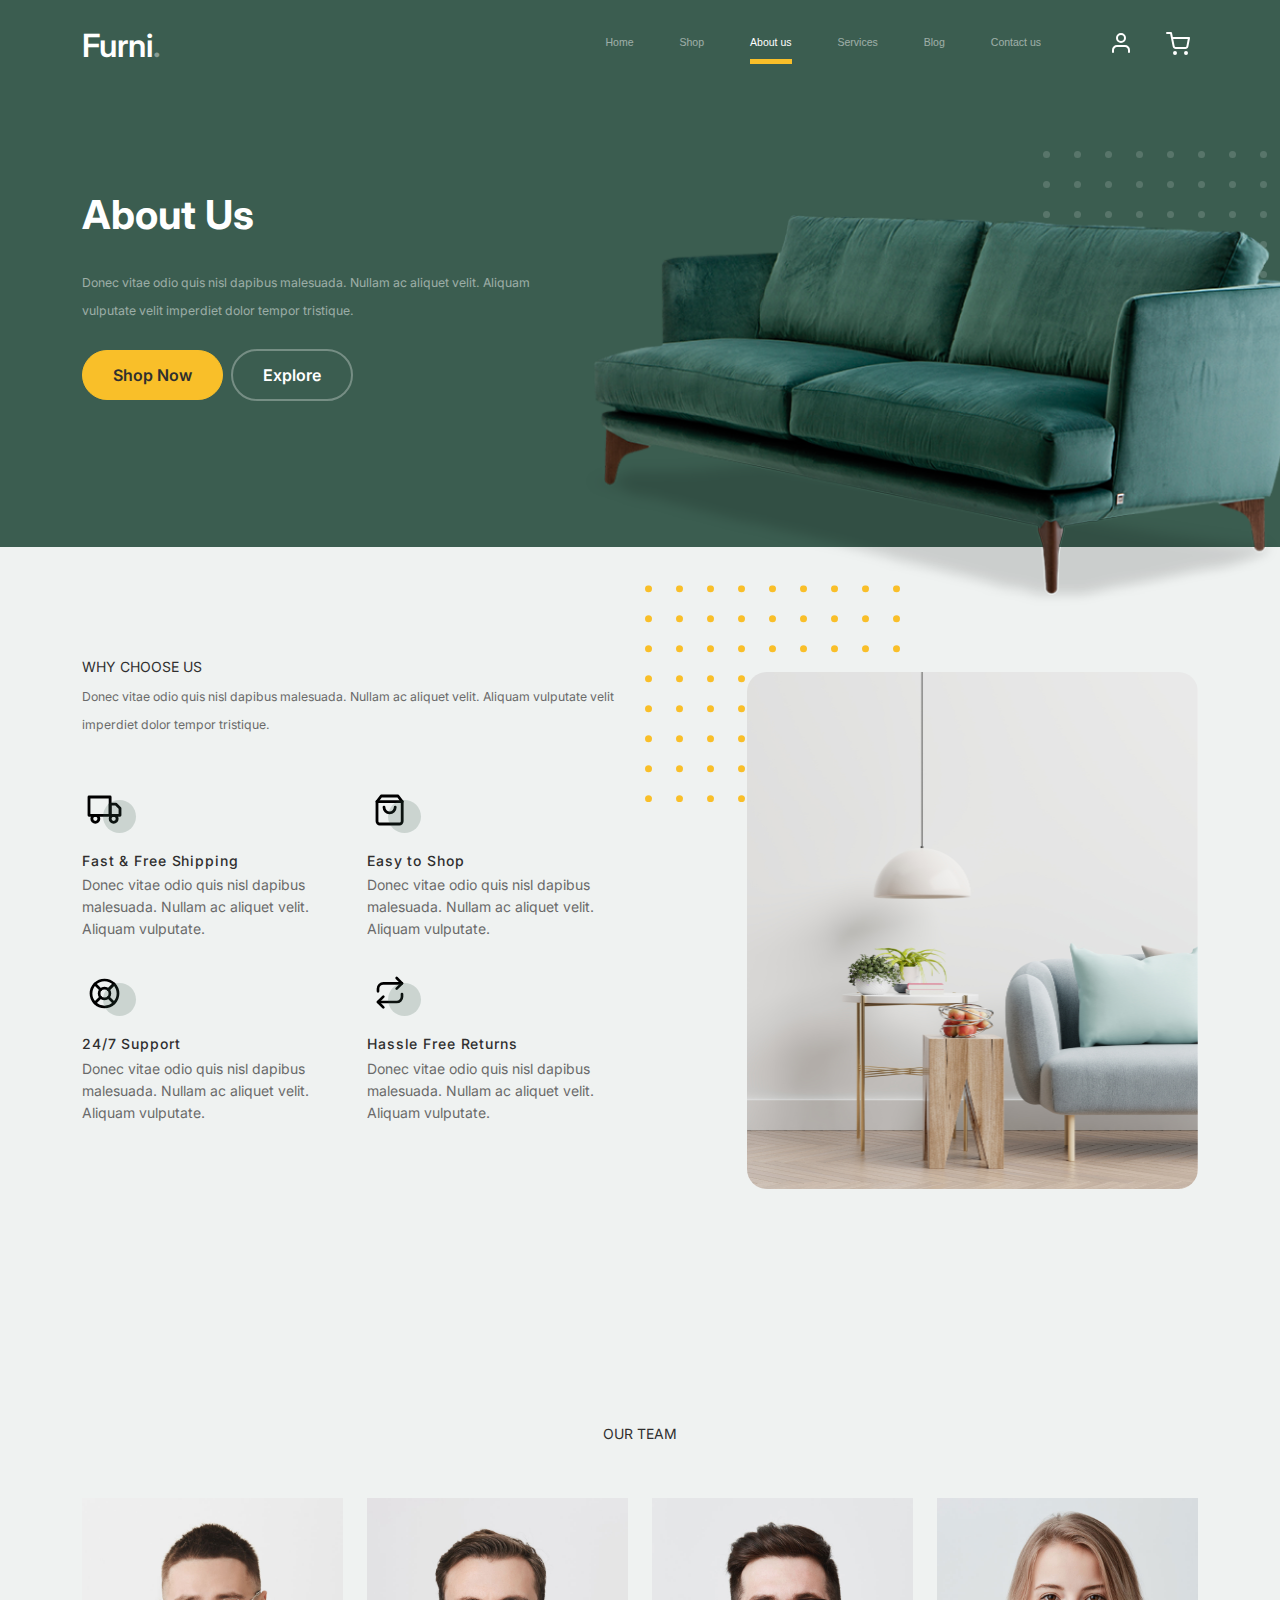
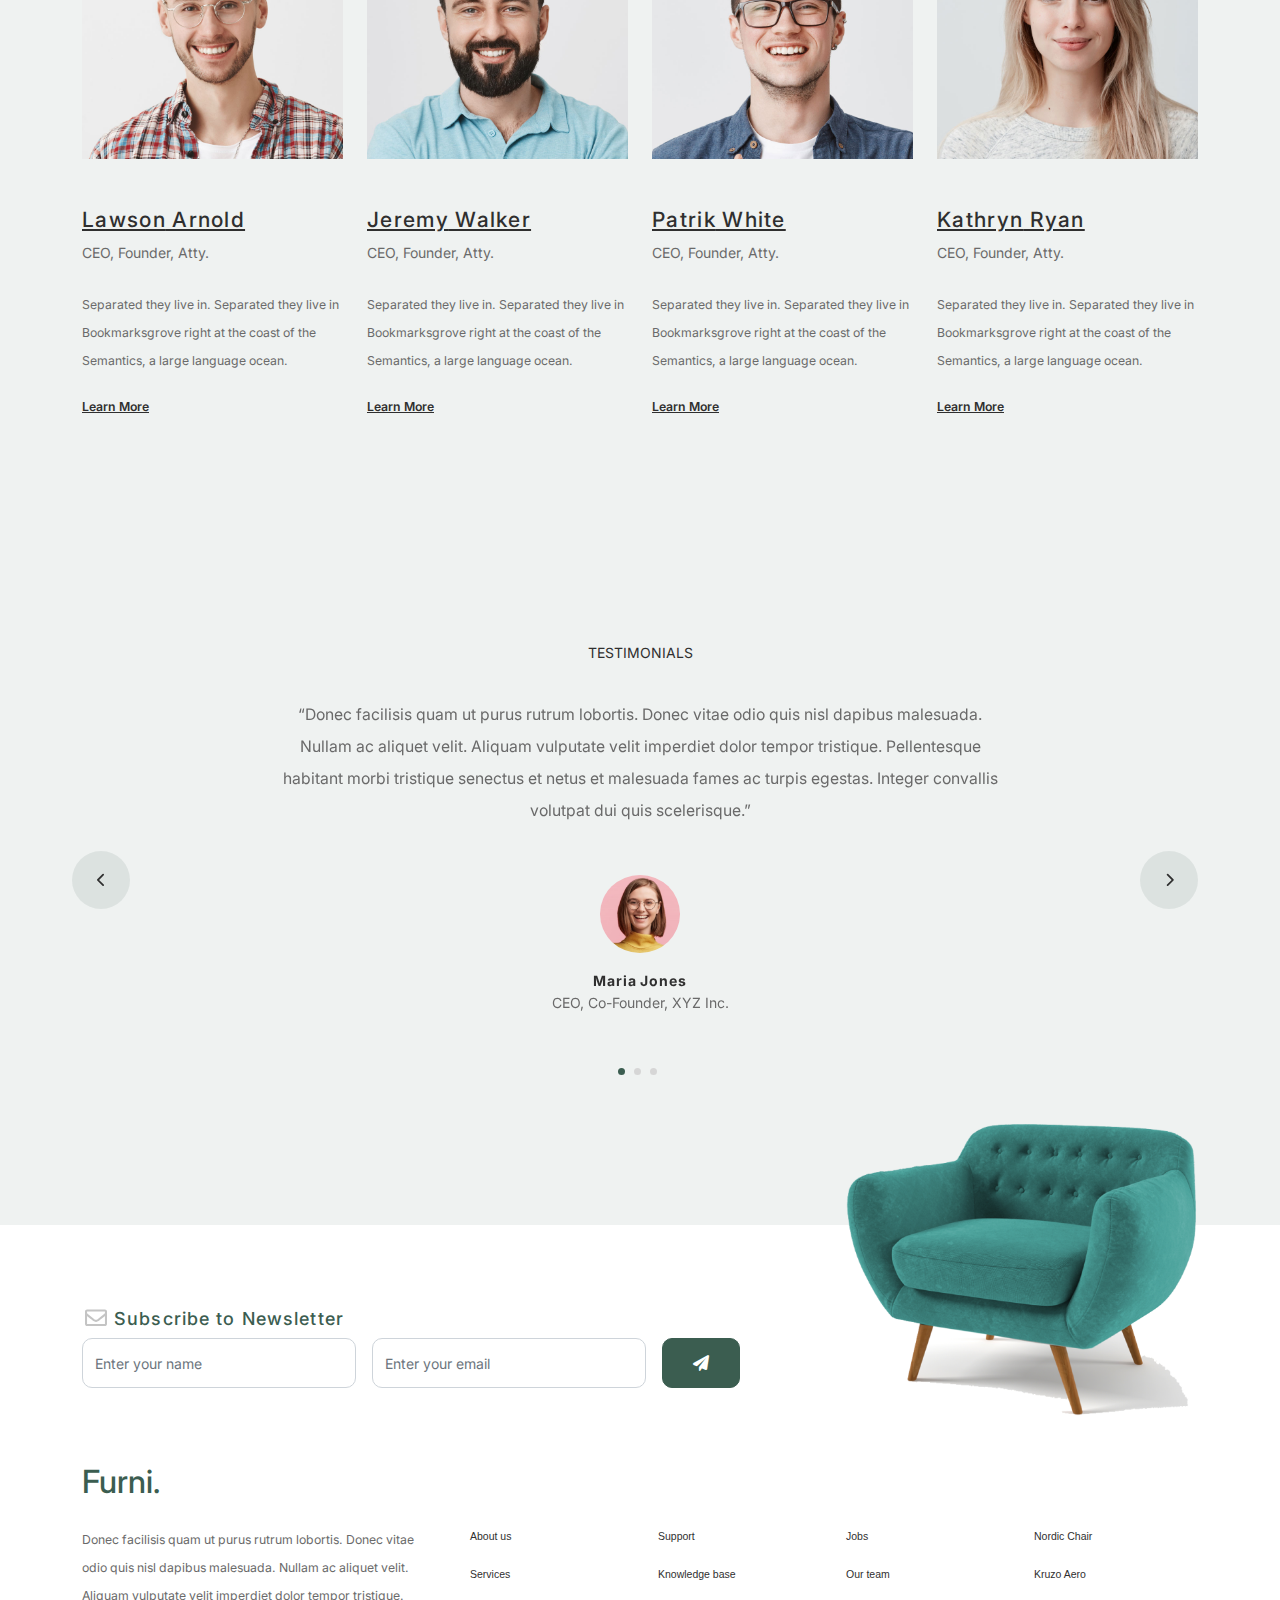
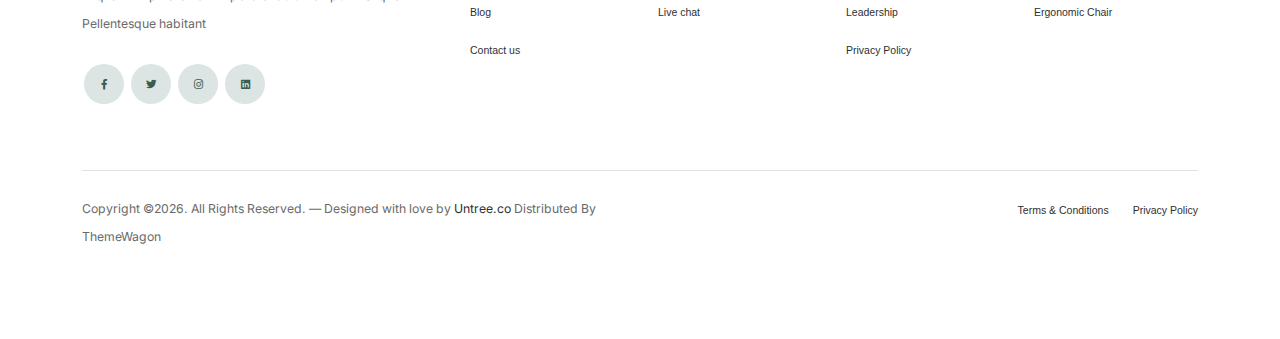
<file: about.html>
<!-- /*
* Bootstrap 5
* Template Name: Furni
* Template Author: Untree.co
* Template URI: https://untree.co/
* License: https://creativecommons.org/licenses/by/3.0/
*/ -->
<!doctype html>
<html lang="en">
<head>
  <meta charset="utf-8">
  <meta name="viewport" content="width=device-width, initial-scale=1, shrink-to-fit=no">
  <meta name="author" content="Untree.co">
  <link rel="shortcut icon" href="favicon.png">

  <meta name="description" content="" />
  <meta name="keywords" content="bootstrap, bootstrap4" />

		<!-- Bootstrap CSS -->
		<link href="css/bootstrap.min.css" rel="stylesheet">
		<link href="https://cdnjs.cloudflare.com/ajax/libs/font-awesome/6.0.0-beta3/css/all.min.css" rel="stylesheet">
		<link href="css/tiny-slider.css" rel="stylesheet">
		<link href="css/style.css" rel="stylesheet">
		<title>Furni Free Bootstrap 5 Template for Furniture and Interior Design Websites by Untree.co </title>
	</head>

	<body>

		<!-- Start Header/Navigation -->
		<nav class="custom-navbar navbar navbar navbar-expand-md navbar-dark bg-dark" arial-label="Furni navigation bar">

			<div class="container">
				<a class="navbar-brand" href="index.html">Furni<span>.</span></a>

				<button class="navbar-toggler" type="button" data-bs-toggle="collapse" data-bs-target="#navbarsFurni" aria-controls="navbarsFurni" aria-expanded="false" aria-label="Toggle navigation">
					<span class="navbar-toggler-icon"></span>
				</button>

				<div class="collapse navbar-collapse" id="navbarsFurni">
					<ul class="custom-navbar-nav navbar-nav ms-auto mb-2 mb-md-0">
						<li class="nav-item ">
							<a class="nav-link" href="index.html">Home</a>
						</li>
						<li><a class="nav-link" href="shop.html">Shop</a></li>
						<li class="active"><a class="nav-link" href="about.html">About us</a></li>
						<li><a class="nav-link" href="services.html">Services</a></li>
						<li><a class="nav-link" href="blog.html">Blog</a></li>
						<li><a class="nav-link" href="contact.html">Contact us</a></li>
					</ul>

					<ul class="custom-navbar-cta navbar-nav mb-2 mb-md-0 ms-5">
						<li><a class="nav-link" href="#"><img src="images/user.svg"></a></li>
						<li><a class="nav-link" href="cart.html"><img src="images/cart.svg"></a></li>
					</ul>
				</div>
			</div>
				
		</nav>
		<!-- End Header/Navigation -->

		<!-- Start Hero Section -->
			<div class="hero">
				<div class="container">
					<div class="row justify-content-between">
						<div class="col-lg-5">
							<div class="intro-excerpt">
								<h1>About Us</h1>
								<p class="mb-4">Donec vitae odio quis nisl dapibus malesuada. Nullam ac aliquet velit. Aliquam vulputate velit imperdiet dolor tempor tristique.</p>
								<p><a href="" class="btn btn-secondary me-2">Shop Now</a><a href="#" class="btn btn-white-outline">Explore</a></p>
							</div>
						</div>
						<div class="col-lg-7">
							<div class="hero-img-wrap">
								<img src="images/couch.png" class="img-fluid">
							</div>
						</div>
					</div>
				</div>
			</div>
		<!-- End Hero Section -->

		

		<!-- Start Why Choose Us Section -->
		<div class="why-choose-section">
			<div class="container">
				<div class="row justify-content-between align-items-center">
					<div class="col-lg-6">
						<h2 class="section-title">Why Choose Us</h2>
						<p>Donec vitae odio quis nisl dapibus malesuada. Nullam ac aliquet velit. Aliquam vulputate velit imperdiet dolor tempor tristique.</p>

						<div class="row my-5">
							<div class="col-6 col-md-6">
								<div class="feature">
									<div class="icon">
										<img src="images/truck.svg" alt="Image" class="imf-fluid">
									</div>
									<h3>Fast &amp; Free Shipping</h3>
									<p>Donec vitae odio quis nisl dapibus malesuada. Nullam ac aliquet velit. Aliquam vulputate.</p>
								</div>
							</div>

							<div class="col-6 col-md-6">
								<div class="feature">
									<div class="icon">
										<img src="images/bag.svg" alt="Image" class="imf-fluid">
									</div>
									<h3>Easy to Shop</h3>
									<p>Donec vitae odio quis nisl dapibus malesuada. Nullam ac aliquet velit. Aliquam vulputate.</p>
								</div>
							</div>

							<div class="col-6 col-md-6">
								<div class="feature">
									<div class="icon">
										<img src="images/support.svg" alt="Image" class="imf-fluid">
									</div>
									<h3>24/7 Support</h3>
									<p>Donec vitae odio quis nisl dapibus malesuada. Nullam ac aliquet velit. Aliquam vulputate.</p>
								</div>
							</div>

							<div class="col-6 col-md-6">
								<div class="feature">
									<div class="icon">
										<img src="images/return.svg" alt="Image" class="imf-fluid">
									</div>
									<h3>Hassle Free Returns</h3>
									<p>Donec vitae odio quis nisl dapibus malesuada. Nullam ac aliquet velit. Aliquam vulputate.</p>
								</div>
							</div>

						</div>
					</div>

					<div class="col-lg-5">
						<div class="img-wrap">
							<img src="images/why-choose-us-img.jpg" alt="Image" class="img-fluid">
						</div>
					</div>

				</div>
			</div>
		</div>
		<!-- End Why Choose Us Section -->

		<!-- Start Team Section -->
		<div class="untree_co-section">
			<div class="container">

				<div class="row mb-5">
					<div class="col-lg-5 mx-auto text-center">
						<h2 class="section-title">Our Team</h2>
					</div>
				</div>

				<div class="row">

					<!-- Start Column 1 -->
					<div class="col-12 col-md-6 col-lg-3 mb-5 mb-md-0">
						<img src="images/person_1.jpg" class="img-fluid mb-5">
						<h3 clas><a href="#"><span class="">Lawson</span> Arnold</a></h3>
            <span class="d-block position mb-4">CEO, Founder, Atty.</span>
            <p>Separated they live in.
            Separated they live in Bookmarksgrove right at the coast of the Semantics, a large language ocean.</p>
            <p class="mb-0"><a href="#" class="more dark">Learn More <span class="icon-arrow_forward"></span></a></p>
					</div> 
					<!-- End Column 1 -->

					<!-- Start Column 2 -->
					<div class="col-12 col-md-6 col-lg-3 mb-5 mb-md-0">
						<img src="images/person_2.jpg" class="img-fluid mb-5">

						<h3 clas><a href="#"><span class="">Jeremy</span> Walker</a></h3>
            <span class="d-block position mb-4">CEO, Founder, Atty.</span>
            <p>Separated they live in.
            Separated they live in Bookmarksgrove right at the coast of the Semantics, a large language ocean.</p>
            <p class="mb-0"><a href="#" class="more dark">Learn More <span class="icon-arrow_forward"></span></a></p>

					</div> 
					<!-- End Column 2 -->

					<!-- Start Column 3 -->
					<div class="col-12 col-md-6 col-lg-3 mb-5 mb-md-0">
						<img src="images/person_3.jpg" class="img-fluid mb-5">
						<h3 clas><a href="#"><span class="">Patrik</span> White</a></h3>
            <span class="d-block position mb-4">CEO, Founder, Atty.</span>
            <p>Separated they live in.
            Separated they live in Bookmarksgrove right at the coast of the Semantics, a large language ocean.</p>
            <p class="mb-0"><a href="#" class="more dark">Learn More <span class="icon-arrow_forward"></span></a></p>
					</div> 
					<!-- End Column 3 -->

					<!-- Start Column 4 -->
					<div class="col-12 col-md-6 col-lg-3 mb-5 mb-md-0">
						<img src="images/person_4.jpg" class="img-fluid mb-5">

						<h3 clas><a href="#"><span class="">Kathryn</span> Ryan</a></h3>
            <span class="d-block position mb-4">CEO, Founder, Atty.</span>
            <p>Separated they live in.
            Separated they live in Bookmarksgrove right at the coast of the Semantics, a large language ocean.</p>
            <p class="mb-0"><a href="#" class="more dark">Learn More <span class="icon-arrow_forward"></span></a></p>

          
					</div> 
					<!-- End Column 4 -->

					

				</div>
			</div>
		</div>
		<!-- End Team Section -->

		

		<!-- Start Testimonial Slider -->
		<div class="testimonial-section before-footer-section">
			<div class="container">
				<div class="row">
					<div class="col-lg-7 mx-auto text-center">
						<h2 class="section-title">Testimonials</h2>
					</div>
				</div>

				<div class="row justify-content-center">
					<div class="col-lg-12">
						<div class="testimonial-slider-wrap text-center">

							<div id="testimonial-nav">
								<span class="prev" data-controls="prev"><span class="fa fa-chevron-left"></span></span>
								<span class="next" data-controls="next"><span class="fa fa-chevron-right"></span></span>
							</div>

							<div class="testimonial-slider">
								
								<div class="item">
									<div class="row justify-content-center">
										<div class="col-lg-8 mx-auto">

											<div class="testimonial-block text-center">
												<blockquote class="mb-5">
													<p>&ldquo;Donec facilisis quam ut purus rutrum lobortis. Donec vitae odio quis nisl dapibus malesuada. Nullam ac aliquet velit. Aliquam vulputate velit imperdiet dolor tempor tristique. Pellentesque habitant morbi tristique senectus et netus et malesuada fames ac turpis egestas. Integer convallis volutpat dui quis scelerisque.&rdquo;</p>
												</blockquote>

												<div class="author-info">
													<div class="author-pic">
														<img src="images/person-1.png" alt="Maria Jones" class="img-fluid">
													</div>
													<h3 class="font-weight-bold">Maria Jones</h3>
													<span class="position d-block mb-3">CEO, Co-Founder, XYZ Inc.</span>
												</div>
											</div>

										</div>
									</div>
								</div> 
								<!-- END item -->

								<div class="item">
									<div class="row justify-content-center">
										<div class="col-lg-8 mx-auto">

											<div class="testimonial-block text-center">
												<blockquote class="mb-5">
													<p>&ldquo;Donec facilisis quam ut purus rutrum lobortis. Donec vitae odio quis nisl dapibus malesuada. Nullam ac aliquet velit. Aliquam vulputate velit imperdiet dolor tempor tristique. Pellentesque habitant morbi tristique senectus et netus et malesuada fames ac turpis egestas. Integer convallis volutpat dui quis scelerisque.&rdquo;</p>
												</blockquote>

												<div class="author-info">
													<div class="author-pic">
														<img src="images/person-1.png" alt="Maria Jones" class="img-fluid">
													</div>
													<h3 class="font-weight-bold">Maria Jones</h3>
													<span class="position d-block mb-3">CEO, Co-Founder, XYZ Inc.</span>
												</div>
											</div>

										</div>
									</div>
								</div> 
								<!-- END item -->

								<div class="item">
									<div class="row justify-content-center">
										<div class="col-lg-8 mx-auto">

											<div class="testimonial-block text-center">
												<blockquote class="mb-5">
													<p>&ldquo;Donec facilisis quam ut purus rutrum lobortis. Donec vitae odio quis nisl dapibus malesuada. Nullam ac aliquet velit. Aliquam vulputate velit imperdiet dolor tempor tristique. Pellentesque habitant morbi tristique senectus et netus et malesuada fames ac turpis egestas. Integer convallis volutpat dui quis scelerisque.&rdquo;</p>
												</blockquote>

												<div class="author-info">
													<div class="author-pic">
														<img src="images/person-1.png" alt="Maria Jones" class="img-fluid">
													</div>
													<h3 class="font-weight-bold">Maria Jones</h3>
													<span class="position d-block mb-3">CEO, Co-Founder, XYZ Inc.</span>
												</div>
											</div>

										</div>
									</div>
								</div> 
								<!-- END item -->

							</div>

						</div>
					</div>
				</div>
			</div>
		</div>
		<!-- End Testimonial Slider -->

		

		<!-- Start Footer Section -->
		<footer class="footer-section">
			<div class="container relative">

				<div class="sofa-img">
					<img src="images/sofa.png" alt="Image" class="img-fluid">
				</div>

				<div class="row">
					<div class="col-lg-8">
						<div class="subscription-form">
							<h3 class="d-flex align-items-center"><span class="me-1"><img src="images/envelope-outline.svg" alt="Image" class="img-fluid"></span><span>Subscribe to Newsletter</span></h3>

							<form action="#" class="row g-3">
								<div class="col-auto">
									<input type="text" class="form-control" placeholder="Enter your name">
								</div>
								<div class="col-auto">
									<input type="email" class="form-control" placeholder="Enter your email">
								</div>
								<div class="col-auto">
									<button class="btn btn-primary">
										<span class="fa fa-paper-plane"></span>
									</button>
								</div>
							</form>

						</div>
					</div>
				</div>

				<div class="row g-5 mb-5">
					<div class="col-lg-4">
						<div class="mb-4 footer-logo-wrap"><a href="#" class="footer-logo">Furni<span>.</span></a></div>
						<p class="mb-4">Donec facilisis quam ut purus rutrum lobortis. Donec vitae odio quis nisl dapibus malesuada. Nullam ac aliquet velit. Aliquam vulputate velit imperdiet dolor tempor tristique. Pellentesque habitant</p>

						<ul class="list-unstyled custom-social">
							<li><a href="#"><span class="fa fa-brands fa-facebook-f"></span></a></li>
							<li><a href="#"><span class="fa fa-brands fa-twitter"></span></a></li>
							<li><a href="#"><span class="fa fa-brands fa-instagram"></span></a></li>
							<li><a href="#"><span class="fa fa-brands fa-linkedin"></span></a></li>
						</ul>
					</div>

					<div class="col-lg-8">
						<div class="row links-wrap">
							<div class="col-6 col-sm-6 col-md-3">
								<ul class="list-unstyled">
									<li><a href="#">About us</a></li>
									<li><a href="#">Services</a></li>
									<li><a href="#">Blog</a></li>
									<li><a href="#">Contact us</a></li>
								</ul>
							</div>

							<div class="col-6 col-sm-6 col-md-3">
								<ul class="list-unstyled">
									<li><a href="#">Support</a></li>
									<li><a href="#">Knowledge base</a></li>
									<li><a href="#">Live chat</a></li>
								</ul>
							</div>

							<div class="col-6 col-sm-6 col-md-3">
								<ul class="list-unstyled">
									<li><a href="#">Jobs</a></li>
									<li><a href="#">Our team</a></li>
									<li><a href="#">Leadership</a></li>
									<li><a href="#">Privacy Policy</a></li>
								</ul>
							</div>

							<div class="col-6 col-sm-6 col-md-3">
								<ul class="list-unstyled">
									<li><a href="#">Nordic Chair</a></li>
									<li><a href="#">Kruzo Aero</a></li>
									<li><a href="#">Ergonomic Chair</a></li>
								</ul>
							</div>
						</div>
					</div>

				</div>

				<div class="border-top copyright">
					<div class="row pt-4">
						<div class="col-lg-6">
							<p class="mb-2 text-center text-lg-start">Copyright &copy;<script>document.write(new Date().getFullYear());</script>. All Rights Reserved. &mdash; Designed with love by <a href="https://untree.co">Untree.co</a> Distributed By <a hreff="https://themewagon.com">ThemeWagon</a>  <!-- License information: https://untree.co/license/ -->
            </p>
						</div>

						<div class="col-lg-6 text-center text-lg-end">
							<ul class="list-unstyled d-inline-flex ms-auto">
								<li class="me-4"><a href="#">Terms &amp; Conditions</a></li>
								<li><a href="#">Privacy Policy</a></li>
							</ul>
						</div>

					</div>
				</div>

			</div>
		</footer>
		<!-- End Footer Section -->	


		<script src="js/bootstrap.bundle.min.js"></script>
		<script src="js/tiny-slider.js"></script>
		<script src="js/custom.js"></script>
	</body>

</html>
</file>
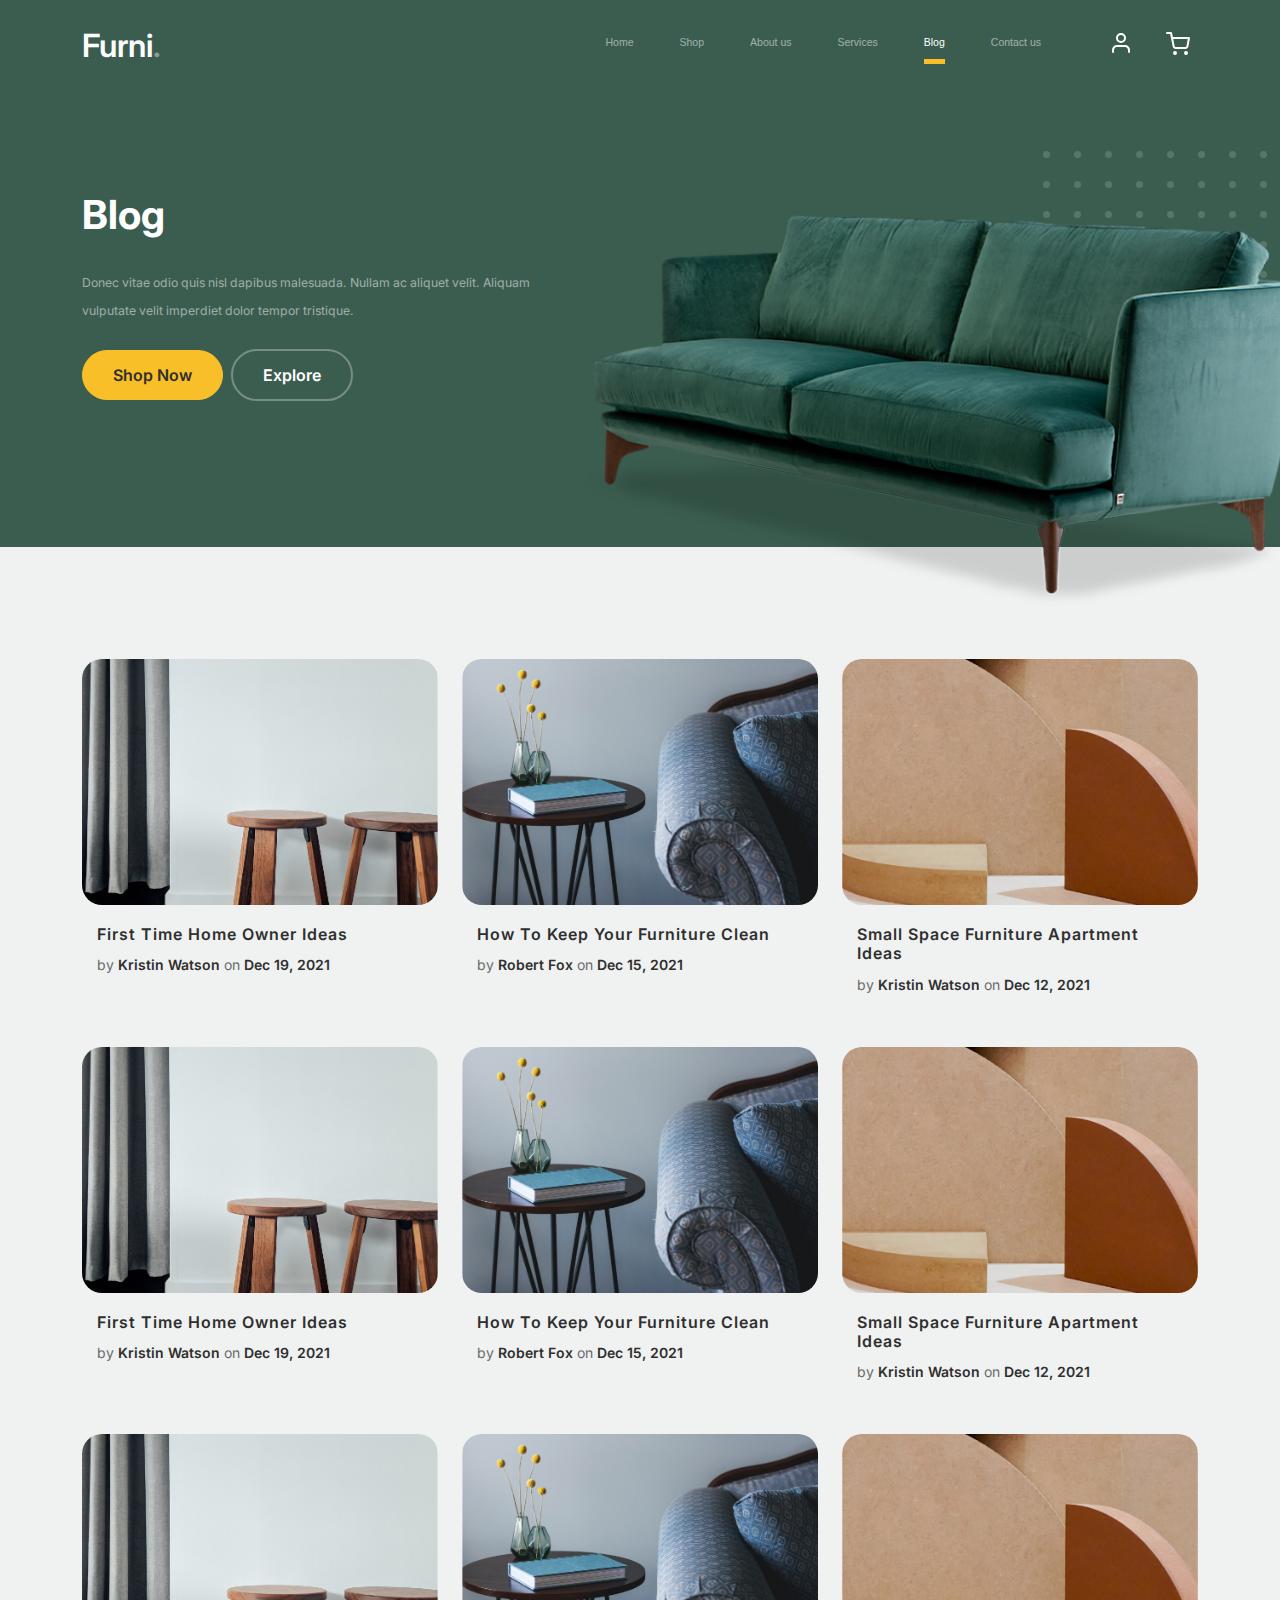
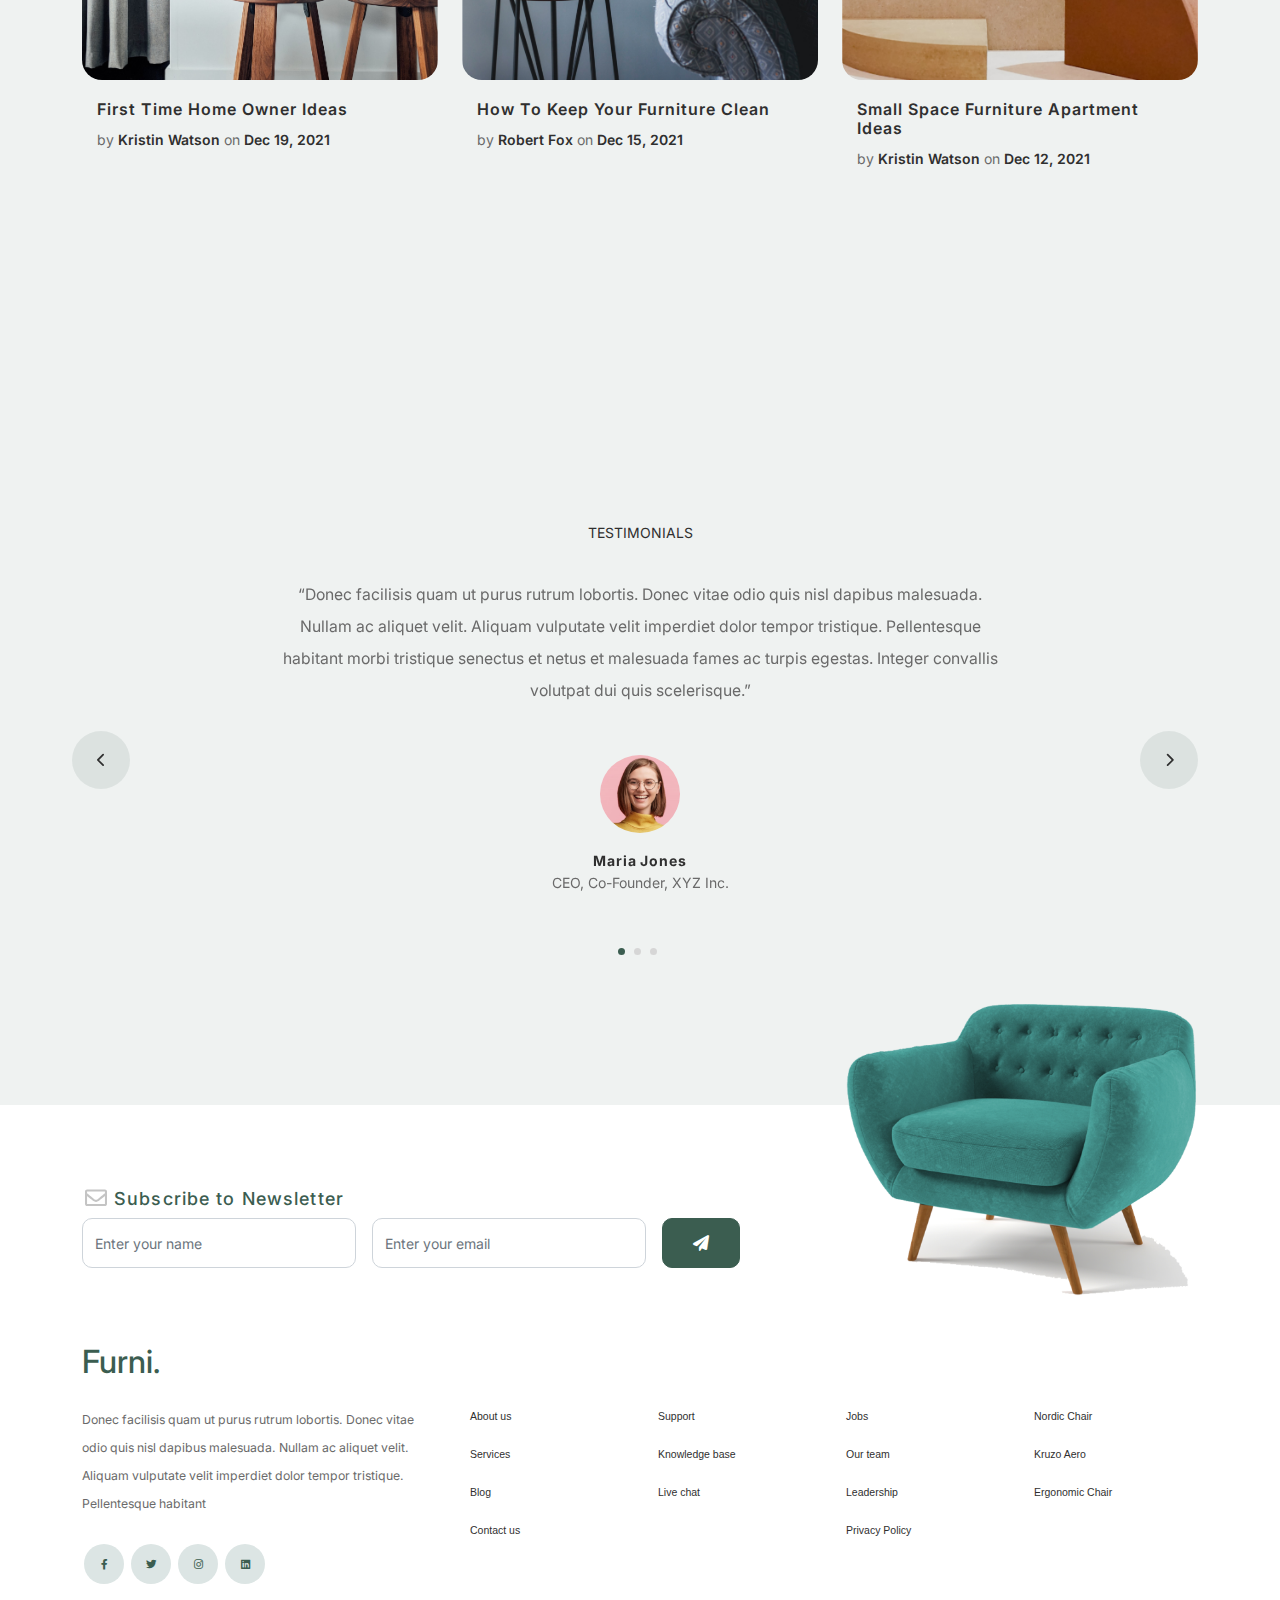
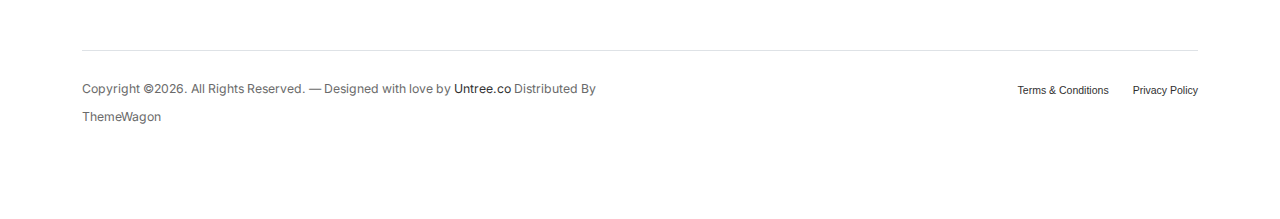
<file: blog.html>
<!-- /*
* Bootstrap 5
* Template Name: Furni
* Template Author: Untree.co
* Template URI: https://untree.co/
* License: https://creativecommons.org/licenses/by/3.0/
*/ -->
<!doctype html>
<html lang="en">
<head>
  <meta charset="utf-8">
  <meta name="viewport" content="width=device-width, initial-scale=1, shrink-to-fit=no">
  <meta name="author" content="Untree.co">
  <link rel="shortcut icon" href="favicon.png">

  <meta name="description" content="" />
  <meta name="keywords" content="bootstrap, bootstrap4" />

		<!-- Bootstrap CSS -->
		<link href="css/bootstrap.min.css" rel="stylesheet">
		<link href="https://cdnjs.cloudflare.com/ajax/libs/font-awesome/6.0.0-beta3/css/all.min.css" rel="stylesheet">
		<link href="css/tiny-slider.css" rel="stylesheet">
		<link href="css/style.css" rel="stylesheet">
		<title>Furni Free Bootstrap 5 Template for Furniture and Interior Design Websites by Untree.co </title>
	</head>

	<body>

		<!-- Start Header/Navigation -->
		<nav class="custom-navbar navbar navbar navbar-expand-md navbar-dark bg-dark" arial-label="Furni navigation bar">

			<div class="container">
				<a class="navbar-brand" href="index.html">Furni<span>.</span></a>

				<button class="navbar-toggler" type="button" data-bs-toggle="collapse" data-bs-target="#navbarsFurni" aria-controls="navbarsFurni" aria-expanded="false" aria-label="Toggle navigation">
					<span class="navbar-toggler-icon"></span>
				</button>

				<div class="collapse navbar-collapse" id="navbarsFurni">
					<ul class="custom-navbar-nav navbar-nav ms-auto mb-2 mb-md-0">
						<li class="nav-item">
							<a class="nav-link" href="index.html">Home</a>
						</li>
						<li><a class="nav-link" href="shop.html">Shop</a></li>
						<li><a class="nav-link" href="about.html">About us</a></li>
						<li><a class="nav-link" href="services.html">Services</a></li>
						<li class="active"><a class="nav-link" href="blog.html">Blog</a></li>
						<li><a class="nav-link" href="contact.html">Contact us</a></li>
					</ul>

					<ul class="custom-navbar-cta navbar-nav mb-2 mb-md-0 ms-5">
						<li><a class="nav-link" href="#"><img src="images/user.svg"></a></li>
						<li><a class="nav-link" href="cart.html"><img src="images/cart.svg"></a></li>
					</ul>
				</div>
			</div>
				
		</nav>
		<!-- End Header/Navigation -->

		<!-- Start Hero Section -->
			<div class="hero">
				<div class="container">
					<div class="row justify-content-between">
						<div class="col-lg-5">
							<div class="intro-excerpt">
								<h1>Blog</h1>
								<p class="mb-4">Donec vitae odio quis nisl dapibus malesuada. Nullam ac aliquet velit. Aliquam vulputate velit imperdiet dolor tempor tristique.</p>
								<p><a href="" class="btn btn-secondary me-2">Shop Now</a><a href="#" class="btn btn-white-outline">Explore</a></p>
							</div>
						</div>
						<div class="col-lg-7">
							<div class="hero-img-wrap">
								<img src="images/couch.png" class="img-fluid">
							</div>
						</div>
					</div>
				</div>
			</div>
		<!-- End Hero Section -->

		

		<!-- Start Blog Section -->
		<div class="blog-section">
			<div class="container">
				
				<div class="row">

					<div class="col-12 col-sm-6 col-md-4 mb-5">
						<div class="post-entry">
							<a href="#" class="post-thumbnail"><img src="images/post-1.jpg" alt="Image" class="img-fluid"></a>
							<div class="post-content-entry">
								<h3><a href="#">First Time Home Owner Ideas</a></h3>
								<div class="meta">
									<span>by <a href="#">Kristin Watson</a></span> <span>on <a href="#">Dec 19, 2021</a></span>
								</div>
							</div>
						</div>
					</div>

					<div class="col-12 col-sm-6 col-md-4 mb-5">
						<div class="post-entry">
							<a href="#" class="post-thumbnail"><img src="images/post-2.jpg" alt="Image" class="img-fluid"></a>
							<div class="post-content-entry">
								<h3><a href="#">How To Keep Your Furniture Clean</a></h3>
								<div class="meta">
									<span>by <a href="#">Robert Fox</a></span> <span>on <a href="#">Dec 15, 2021</a></span>
								</div>
							</div>
						</div>
					</div>

					<div class="col-12 col-sm-6 col-md-4 mb-5">
						<div class="post-entry">
							<a href="#" class="post-thumbnail"><img src="images/post-3.jpg" alt="Image" class="img-fluid"></a>
							<div class="post-content-entry">
								<h3><a href="#">Small Space Furniture Apartment Ideas</a></h3>
								<div class="meta">
									<span>by <a href="#">Kristin Watson</a></span> <span>on <a href="#">Dec 12, 2021</a></span>
								</div>
							</div>
						</div>
					</div>

					<div class="col-12 col-sm-6 col-md-4 mb-5">
						<div class="post-entry">
							<a href="#" class="post-thumbnail"><img src="images/post-1.jpg" alt="Image" class="img-fluid"></a>
							<div class="post-content-entry">
								<h3><a href="#">First Time Home Owner Ideas</a></h3>
								<div class="meta">
									<span>by <a href="#">Kristin Watson</a></span> <span>on <a href="#">Dec 19, 2021</a></span>
								</div>
							</div>
						</div>
					</div>

					<div class="col-12 col-sm-6 col-md-4 mb-5">
						<div class="post-entry">
							<a href="#" class="post-thumbnail"><img src="images/post-2.jpg" alt="Image" class="img-fluid"></a>
							<div class="post-content-entry">
								<h3><a href="#">How To Keep Your Furniture Clean</a></h3>
								<div class="meta">
									<span>by <a href="#">Robert Fox</a></span> <span>on <a href="#">Dec 15, 2021</a></span>
								</div>
							</div>
						</div>
					</div>

					<div class="col-12 col-sm-6 col-md-4 mb-5">
						<div class="post-entry">
							<a href="#" class="post-thumbnail"><img src="images/post-3.jpg" alt="Image" class="img-fluid"></a>
							<div class="post-content-entry">
								<h3><a href="#">Small Space Furniture Apartment Ideas</a></h3>
								<div class="meta">
									<span>by <a href="#">Kristin Watson</a></span> <span>on <a href="#">Dec 12, 2021</a></span>
								</div>
							</div>
						</div>
					</div>

					<div class="col-12 col-sm-6 col-md-4 mb-5">
						<div class="post-entry">
							<a href="#" class="post-thumbnail"><img src="images/post-1.jpg" alt="Image" class="img-fluid"></a>
							<div class="post-content-entry">
								<h3><a href="#">First Time Home Owner Ideas</a></h3>
								<div class="meta">
									<span>by <a href="#">Kristin Watson</a></span> <span>on <a href="#">Dec 19, 2021</a></span>
								</div>
							</div>
						</div>
					</div>

					<div class="col-12 col-sm-6 col-md-4 mb-5">
						<div class="post-entry">
							<a href="#" class="post-thumbnail"><img src="images/post-2.jpg" alt="Image" class="img-fluid"></a>
							<div class="post-content-entry">
								<h3><a href="#">How To Keep Your Furniture Clean</a></h3>
								<div class="meta">
									<span>by <a href="#">Robert Fox</a></span> <span>on <a href="#">Dec 15, 2021</a></span>
								</div>
							</div>
						</div>
					</div>

					<div class="col-12 col-sm-6 col-md-4 mb-5">
						<div class="post-entry">
							<a href="#" class="post-thumbnail"><img src="images/post-3.jpg" alt="Image" class="img-fluid"></a>
							<div class="post-content-entry">
								<h3><a href="#">Small Space Furniture Apartment Ideas</a></h3>
								<div class="meta">
									<span>by <a href="#">Kristin Watson</a></span> <span>on <a href="#">Dec 12, 2021</a></span>
								</div>
							</div>
						</div>
					</div>

				</div>
			</div>
		</div>
		<!-- End Blog Section -->	

		

		<!-- Start Testimonial Slider -->
		<div class="testimonial-section before-footer-section">
			<div class="container">
				<div class="row">
					<div class="col-lg-7 mx-auto text-center">
						<h2 class="section-title">Testimonials</h2>
					</div>
				</div>

				<div class="row justify-content-center">
					<div class="col-lg-12">
						<div class="testimonial-slider-wrap text-center">

							<div id="testimonial-nav">
								<span class="prev" data-controls="prev"><span class="fa fa-chevron-left"></span></span>
								<span class="next" data-controls="next"><span class="fa fa-chevron-right"></span></span>
							</div>

							<div class="testimonial-slider">
								
								<div class="item">
									<div class="row justify-content-center">
										<div class="col-lg-8 mx-auto">

											<div class="testimonial-block text-center">
												<blockquote class="mb-5">
													<p>&ldquo;Donec facilisis quam ut purus rutrum lobortis. Donec vitae odio quis nisl dapibus malesuada. Nullam ac aliquet velit. Aliquam vulputate velit imperdiet dolor tempor tristique. Pellentesque habitant morbi tristique senectus et netus et malesuada fames ac turpis egestas. Integer convallis volutpat dui quis scelerisque.&rdquo;</p>
												</blockquote>

												<div class="author-info">
													<div class="author-pic">
														<img src="images/person-1.png" alt="Maria Jones" class="img-fluid">
													</div>
													<h3 class="font-weight-bold">Maria Jones</h3>
													<span class="position d-block mb-3">CEO, Co-Founder, XYZ Inc.</span>
												</div>
											</div>

										</div>
									</div>
								</div> 
								<!-- END item -->

								<div class="item">
									<div class="row justify-content-center">
										<div class="col-lg-8 mx-auto">

											<div class="testimonial-block text-center">
												<blockquote class="mb-5">
													<p>&ldquo;Donec facilisis quam ut purus rutrum lobortis. Donec vitae odio quis nisl dapibus malesuada. Nullam ac aliquet velit. Aliquam vulputate velit imperdiet dolor tempor tristique. Pellentesque habitant morbi tristique senectus et netus et malesuada fames ac turpis egestas. Integer convallis volutpat dui quis scelerisque.&rdquo;</p>
												</blockquote>

												<div class="author-info">
													<div class="author-pic">
														<img src="images/person-1.png" alt="Maria Jones" class="img-fluid">
													</div>
													<h3 class="font-weight-bold">Maria Jones</h3>
													<span class="position d-block mb-3">CEO, Co-Founder, XYZ Inc.</span>
												</div>
											</div>

										</div>
									</div>
								</div> 
								<!-- END item -->

								<div class="item">
									<div class="row justify-content-center">
										<div class="col-lg-8 mx-auto">

											<div class="testimonial-block text-center">
												<blockquote class="mb-5">
													<p>&ldquo;Donec facilisis quam ut purus rutrum lobortis. Donec vitae odio quis nisl dapibus malesuada. Nullam ac aliquet velit. Aliquam vulputate velit imperdiet dolor tempor tristique. Pellentesque habitant morbi tristique senectus et netus et malesuada fames ac turpis egestas. Integer convallis volutpat dui quis scelerisque.&rdquo;</p>
												</blockquote>

												<div class="author-info">
													<div class="author-pic">
														<img src="images/person-1.png" alt="Maria Jones" class="img-fluid">
													</div>
													<h3 class="font-weight-bold">Maria Jones</h3>
													<span class="position d-block mb-3">CEO, Co-Founder, XYZ Inc.</span>
												</div>
											</div>

										</div>
									</div>
								</div> 
								<!-- END item -->

							</div>

						</div>
					</div>
				</div>
			</div>
		</div>
		<!-- End Testimonial Slider -->

		

		<!-- Start Footer Section -->
		<footer class="footer-section">
			<div class="container relative">

				<div class="sofa-img">
					<img src="images/sofa.png" alt="Image" class="img-fluid">
				</div>

				<div class="row">
					<div class="col-lg-8">
						<div class="subscription-form">
							<h3 class="d-flex align-items-center"><span class="me-1"><img src="images/envelope-outline.svg" alt="Image" class="img-fluid"></span><span>Subscribe to Newsletter</span></h3>

							<form action="#" class="row g-3">
								<div class="col-auto">
									<input type="text" class="form-control" placeholder="Enter your name">
								</div>
								<div class="col-auto">
									<input type="email" class="form-control" placeholder="Enter your email">
								</div>
								<div class="col-auto">
									<button class="btn btn-primary">
										<span class="fa fa-paper-plane"></span>
									</button>
								</div>
							</form>

						</div>
					</div>
				</div>

				<div class="row g-5 mb-5">
					<div class="col-lg-4">
						<div class="mb-4 footer-logo-wrap"><a href="#" class="footer-logo">Furni<span>.</span></a></div>
						<p class="mb-4">Donec facilisis quam ut purus rutrum lobortis. Donec vitae odio quis nisl dapibus malesuada. Nullam ac aliquet velit. Aliquam vulputate velit imperdiet dolor tempor tristique. Pellentesque habitant</p>

						<ul class="list-unstyled custom-social">
							<li><a href="#"><span class="fa fa-brands fa-facebook-f"></span></a></li>
							<li><a href="#"><span class="fa fa-brands fa-twitter"></span></a></li>
							<li><a href="#"><span class="fa fa-brands fa-instagram"></span></a></li>
							<li><a href="#"><span class="fa fa-brands fa-linkedin"></span></a></li>
						</ul>
					</div>

					<div class="col-lg-8">
						<div class="row links-wrap">
							<div class="col-6 col-sm-6 col-md-3">
								<ul class="list-unstyled">
									<li><a href="#">About us</a></li>
									<li><a href="#">Services</a></li>
									<li><a href="#">Blog</a></li>
									<li><a href="#">Contact us</a></li>
								</ul>
							</div>

							<div class="col-6 col-sm-6 col-md-3">
								<ul class="list-unstyled">
									<li><a href="#">Support</a></li>
									<li><a href="#">Knowledge base</a></li>
									<li><a href="#">Live chat</a></li>
								</ul>
							</div>

							<div class="col-6 col-sm-6 col-md-3">
								<ul class="list-unstyled">
									<li><a href="#">Jobs</a></li>
									<li><a href="#">Our team</a></li>
									<li><a href="#">Leadership</a></li>
									<li><a href="#">Privacy Policy</a></li>
								</ul>
							</div>

							<div class="col-6 col-sm-6 col-md-3">
								<ul class="list-unstyled">
									<li><a href="#">Nordic Chair</a></li>
									<li><a href="#">Kruzo Aero</a></li>
									<li><a href="#">Ergonomic Chair</a></li>
								</ul>
							</div>
						</div>
					</div>

				</div>

				<div class="border-top copyright">
					<div class="row pt-4">
						<div class="col-lg-6">
							<p class="mb-2 text-center text-lg-start">Copyright &copy;<script>document.write(new Date().getFullYear());</script>. All Rights Reserved. &mdash; Designed with love by <a href="https://untree.co">Untree.co</a> Distributed By <a hreff="https://themewagon.com">ThemeWagon</a>  <!-- License information: https://untree.co/license/ -->
            </p>
						</div>

						<div class="col-lg-6 text-center text-lg-end">
							<ul class="list-unstyled d-inline-flex ms-auto">
								<li class="me-4"><a href="#">Terms &amp; Conditions</a></li>
								<li><a href="#">Privacy Policy</a></li>
							</ul>
						</div>

					</div>
				</div>

			</div>
		</footer>
		<!-- End Footer Section -->	


		<script src="js/bootstrap.bundle.min.js"></script>
		<script src="js/tiny-slider.js"></script>
		<script src="js/custom.js"></script>
	</body>

</html>
</file>
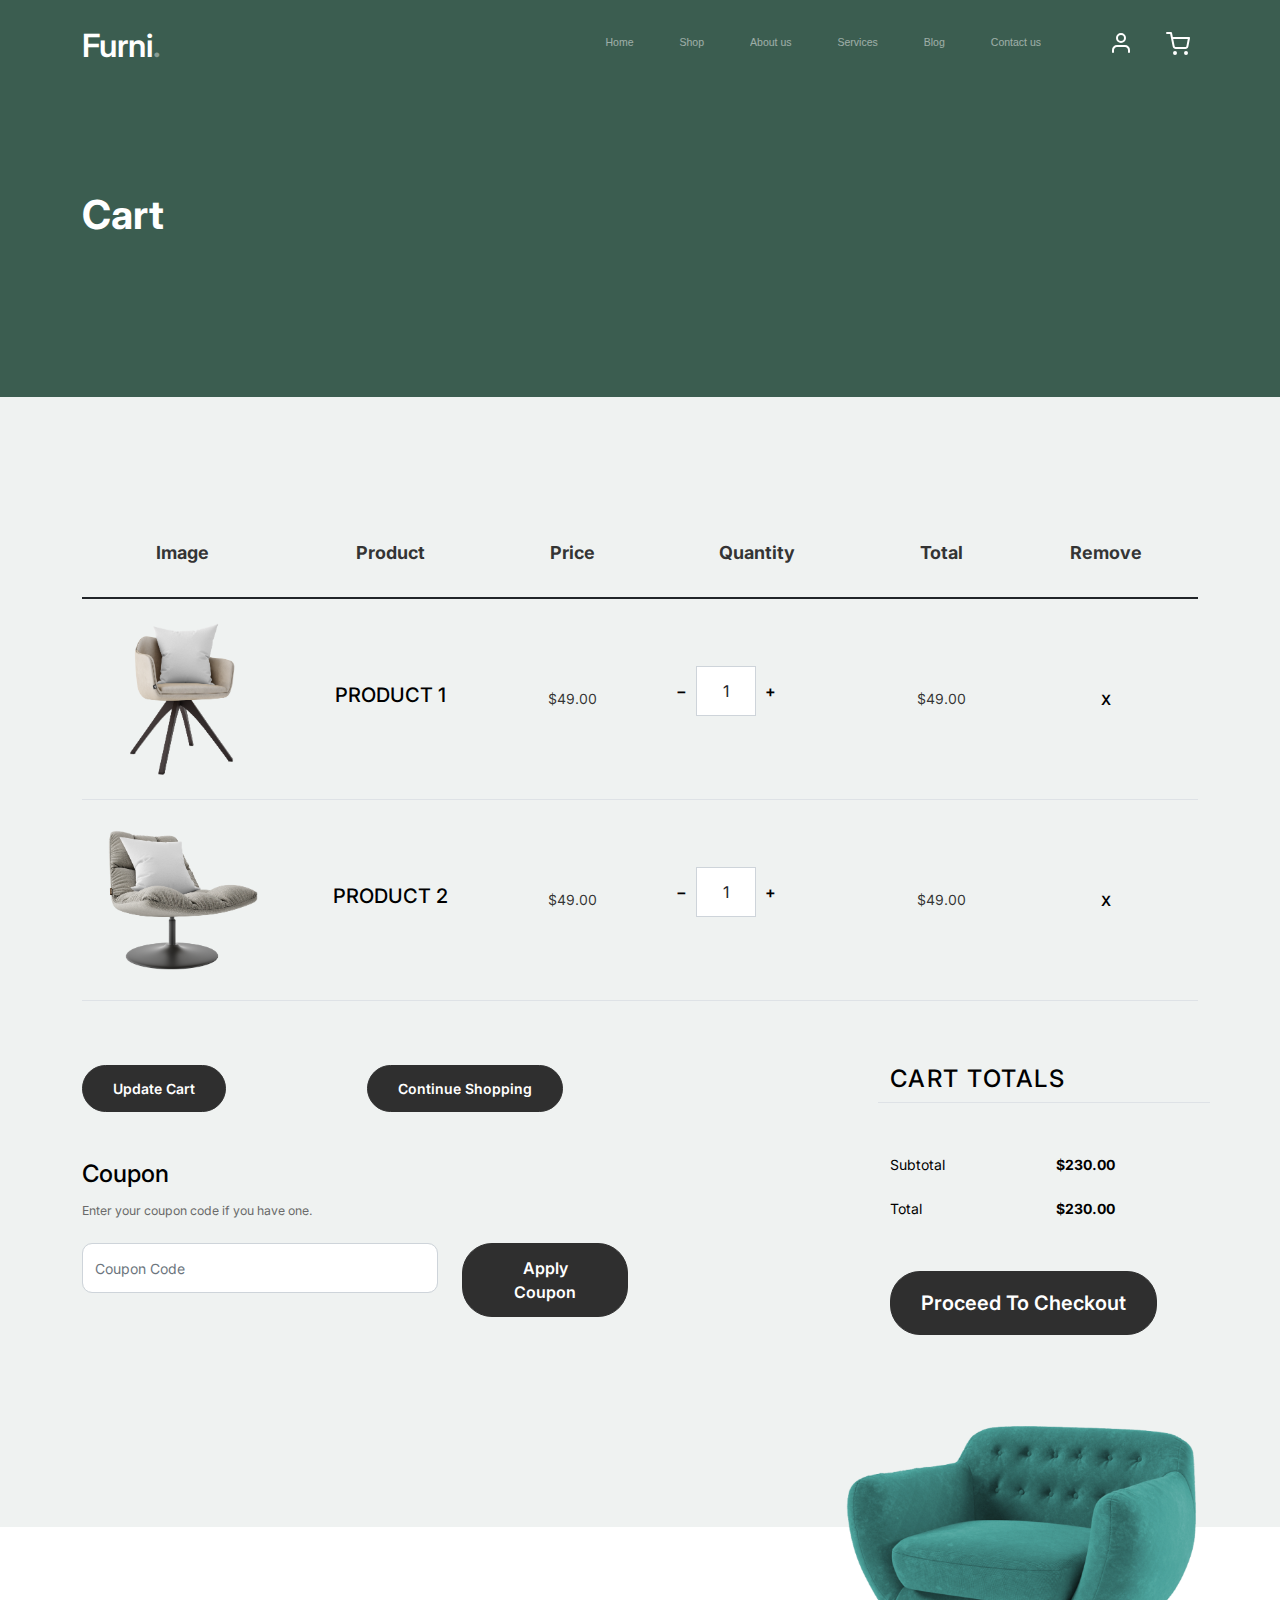
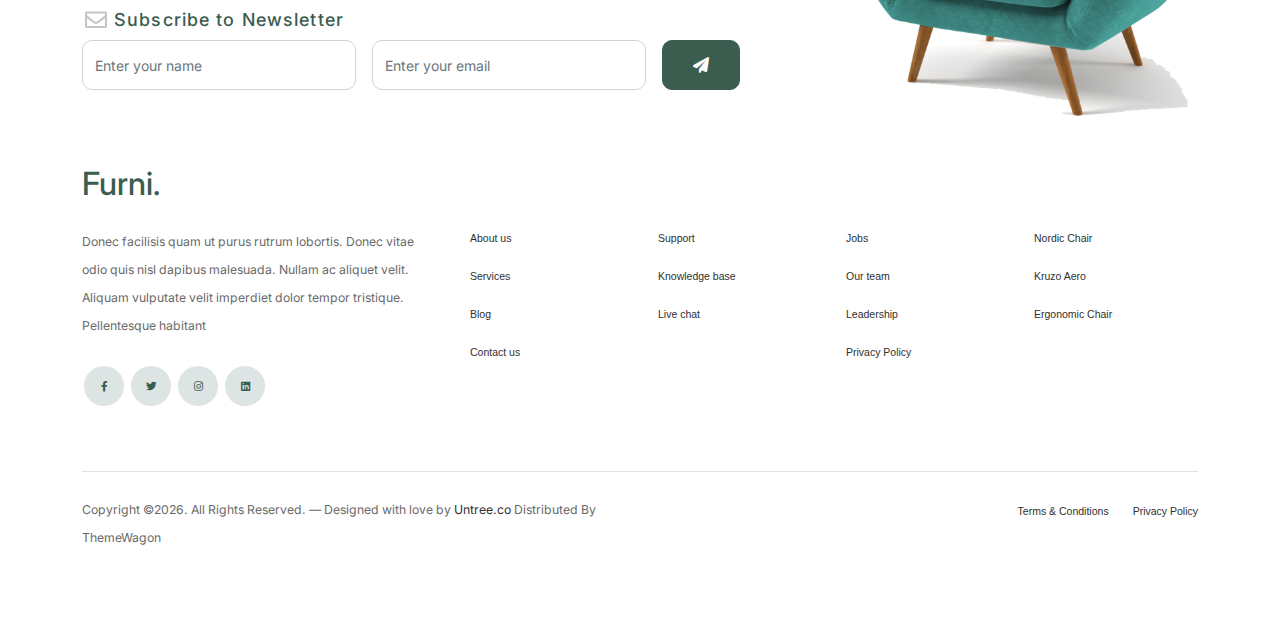
<file: cart.html>
<!-- /*
* Bootstrap 5
* Template Name: Furni
* Template Author: Untree.co
* Template URI: https://untree.co/
* License: https://creativecommons.org/licenses/by/3.0/
*/ -->
<!doctype html>
<html lang="en">
<head>
  <meta charset="utf-8">
  <meta name="viewport" content="width=device-width, initial-scale=1, shrink-to-fit=no">
  <meta name="author" content="Untree.co">
  <link rel="shortcut icon" href="favicon.png">

  <meta name="description" content="" />
  <meta name="keywords" content="bootstrap, bootstrap4" />

		<!-- Bootstrap CSS -->
		<link href="css/bootstrap.min.css" rel="stylesheet">
		<link href="https://cdnjs.cloudflare.com/ajax/libs/font-awesome/6.0.0-beta3/css/all.min.css" rel="stylesheet">
		<link href="css/tiny-slider.css" rel="stylesheet">
		<link href="css/style.css" rel="stylesheet">
		<title>Furni Free Bootstrap 5 Template for Furniture and Interior Design Websites by Untree.co </title>
	</head>

	<body>

		<!-- Start Header/Navigation -->
		<nav class="custom-navbar navbar navbar navbar-expand-md navbar-dark bg-dark" arial-label="Furni navigation bar">

			<div class="container">
				<a class="navbar-brand" href="index.html">Furni<span>.</span></a>

				<button class="navbar-toggler" type="button" data-bs-toggle="collapse" data-bs-target="#navbarsFurni" aria-controls="navbarsFurni" aria-expanded="false" aria-label="Toggle navigation">
					<span class="navbar-toggler-icon"></span>
				</button>

				<div class="collapse navbar-collapse" id="navbarsFurni">
					<ul class="custom-navbar-nav navbar-nav ms-auto mb-2 mb-md-0">
						<li class="nav-item ">
							<a class="nav-link" href="index.html">Home</a>
						</li>
						<li><a class="nav-link" href="shop.html">Shop</a></li>
						<li><a class="nav-link" href="about.html">About us</a></li>
						<li><a class="nav-link" href="services.html">Services</a></li>
						<li><a class="nav-link" href="blog.html">Blog</a></li>
						<li><a class="nav-link" href="contact.html">Contact us</a></li>
					</ul>

					<ul class="custom-navbar-cta navbar-nav mb-2 mb-md-0 ms-5">
						<li><a class="nav-link" href="#"><img src="images/user.svg"></a></li>
						<li><a class="nav-link" href="cart.html"><img src="images/cart.svg"></a></li>
					</ul>
				</div>
			</div>
				
		</nav>
		<!-- End Header/Navigation -->

		<!-- Start Hero Section -->
			<div class="hero">
				<div class="container">
					<div class="row justify-content-between">
						<div class="col-lg-5">
							<div class="intro-excerpt">
								<h1>Cart</h1>
							</div>
						</div>
						<div class="col-lg-7">
							
						</div>
					</div>
				</div>
			</div>
		<!-- End Hero Section -->

		

		<div class="untree_co-section before-footer-section">
            <div class="container">
              <div class="row mb-5">
                <form class="col-md-12" method="post">
                  <div class="site-blocks-table">
                    <table class="table">
                      <thead>
                        <tr>
                          <th class="product-thumbnail">Image</th>
                          <th class="product-name">Product</th>
                          <th class="product-price">Price</th>
                          <th class="product-quantity">Quantity</th>
                          <th class="product-total">Total</th>
                          <th class="product-remove">Remove</th>
                        </tr>
                      </thead>
                      <tbody>
                        <tr>
                          <td class="product-thumbnail">
                            <img src="images/product-1.png" alt="Image" class="img-fluid">
                          </td>
                          <td class="product-name">
                            <h2 class="h5 text-black">Product 1</h2>
                          </td>
                          <td>$49.00</td>
                          <td>
                            <div class="input-group mb-3 d-flex align-items-center quantity-container" style="max-width: 120px;">
                              <div class="input-group-prepend">
                                <button class="btn btn-outline-black decrease" type="button">&minus;</button>
                              </div>
                              <input type="text" class="form-control text-center quantity-amount" value="1" placeholder="" aria-label="Example text with button addon" aria-describedby="button-addon1">
                              <div class="input-group-append">
                                <button class="btn btn-outline-black increase" type="button">&plus;</button>
                              </div>
                            </div>
        
                          </td>
                          <td>$49.00</td>
                          <td><a href="#" class="btn btn-black btn-sm">X</a></td>
                        </tr>
        
                        <tr>
                          <td class="product-thumbnail">
                            <img src="images/product-2.png" alt="Image" class="img-fluid">
                          </td>
                          <td class="product-name">
                            <h2 class="h5 text-black">Product 2</h2>
                          </td>
                          <td>$49.00</td>
                          <td>
                            <div class="input-group mb-3 d-flex align-items-center quantity-container" style="max-width: 120px;">
                              <div class="input-group-prepend">
                                <button class="btn btn-outline-black decrease" type="button">&minus;</button>
                              </div>
                              <input type="text" class="form-control text-center quantity-amount" value="1" placeholder="" aria-label="Example text with button addon" aria-describedby="button-addon1">
                              <div class="input-group-append">
                                <button class="btn btn-outline-black increase" type="button">&plus;</button>
                              </div>
                            </div>
        
                          </td>
                          <td>$49.00</td>
                          <td><a href="#" class="btn btn-black btn-sm">X</a></td>
                        </tr>
                      </tbody>
                    </table>
                  </div>
                </form>
              </div>
        
              <div class="row">
                <div class="col-md-6">
                  <div class="row mb-5">
                    <div class="col-md-6 mb-3 mb-md-0">
                      <button class="btn btn-black btn-sm btn-block">Update Cart</button>
                    </div>
                    <div class="col-md-6">
                      <button class="btn btn-outline-black btn-sm btn-block">Continue Shopping</button>
                    </div>
                  </div>
                  <div class="row">
                    <div class="col-md-12">
                      <label class="text-black h4" for="coupon">Coupon</label>
                      <p>Enter your coupon code if you have one.</p>
                    </div>
                    <div class="col-md-8 mb-3 mb-md-0">
                      <input type="text" class="form-control py-3" id="coupon" placeholder="Coupon Code">
                    </div>
                    <div class="col-md-4">
                      <button class="btn btn-black">Apply Coupon</button>
                    </div>
                  </div>
                </div>
                <div class="col-md-6 pl-5">
                  <div class="row justify-content-end">
                    <div class="col-md-7">
                      <div class="row">
                        <div class="col-md-12 text-right border-bottom mb-5">
                          <h3 class="text-black h4 text-uppercase">Cart Totals</h3>
                        </div>
                      </div>
                      <div class="row mb-3">
                        <div class="col-md-6">
                          <span class="text-black">Subtotal</span>
                        </div>
                        <div class="col-md-6 text-right">
                          <strong class="text-black">$230.00</strong>
                        </div>
                      </div>
                      <div class="row mb-5">
                        <div class="col-md-6">
                          <span class="text-black">Total</span>
                        </div>
                        <div class="col-md-6 text-right">
                          <strong class="text-black">$230.00</strong>
                        </div>
                      </div>
        
                      <div class="row">
                        <div class="col-md-12">
                          <button class="btn btn-black btn-lg py-3 btn-block" onclick="window.location='checkout.html'">Proceed To Checkout</button>
                        </div>
                      </div>
                    </div>
                  </div>
                </div>
              </div>
            </div>
          </div>
		

		<!-- Start Footer Section -->
		<footer class="footer-section">
			<div class="container relative">

				<div class="sofa-img">
					<img src="images/sofa.png" alt="Image" class="img-fluid">
				</div>

				<div class="row">
					<div class="col-lg-8">
						<div class="subscription-form">
							<h3 class="d-flex align-items-center"><span class="me-1"><img src="images/envelope-outline.svg" alt="Image" class="img-fluid"></span><span>Subscribe to Newsletter</span></h3>

							<form action="#" class="row g-3">
								<div class="col-auto">
									<input type="text" class="form-control" placeholder="Enter your name">
								</div>
								<div class="col-auto">
									<input type="email" class="form-control" placeholder="Enter your email">
								</div>
								<div class="col-auto">
									<button class="btn btn-primary">
										<span class="fa fa-paper-plane"></span>
									</button>
								</div>
							</form>

						</div>
					</div>
				</div>

				<div class="row g-5 mb-5">
					<div class="col-lg-4">
						<div class="mb-4 footer-logo-wrap"><a href="#" class="footer-logo">Furni<span>.</span></a></div>
						<p class="mb-4">Donec facilisis quam ut purus rutrum lobortis. Donec vitae odio quis nisl dapibus malesuada. Nullam ac aliquet velit. Aliquam vulputate velit imperdiet dolor tempor tristique. Pellentesque habitant</p>

						<ul class="list-unstyled custom-social">
							<li><a href="#"><span class="fa fa-brands fa-facebook-f"></span></a></li>
							<li><a href="#"><span class="fa fa-brands fa-twitter"></span></a></li>
							<li><a href="#"><span class="fa fa-brands fa-instagram"></span></a></li>
							<li><a href="#"><span class="fa fa-brands fa-linkedin"></span></a></li>
						</ul>
					</div>

					<div class="col-lg-8">
						<div class="row links-wrap">
							<div class="col-6 col-sm-6 col-md-3">
								<ul class="list-unstyled">
									<li><a href="#">About us</a></li>
									<li><a href="#">Services</a></li>
									<li><a href="#">Blog</a></li>
									<li><a href="#">Contact us</a></li>
								</ul>
							</div>

							<div class="col-6 col-sm-6 col-md-3">
								<ul class="list-unstyled">
									<li><a href="#">Support</a></li>
									<li><a href="#">Knowledge base</a></li>
									<li><a href="#">Live chat</a></li>
								</ul>
							</div>

							<div class="col-6 col-sm-6 col-md-3">
								<ul class="list-unstyled">
									<li><a href="#">Jobs</a></li>
									<li><a href="#">Our team</a></li>
									<li><a href="#">Leadership</a></li>
									<li><a href="#">Privacy Policy</a></li>
								</ul>
							</div>

							<div class="col-6 col-sm-6 col-md-3">
								<ul class="list-unstyled">
									<li><a href="#">Nordic Chair</a></li>
									<li><a href="#">Kruzo Aero</a></li>
									<li><a href="#">Ergonomic Chair</a></li>
								</ul>
							</div>
						</div>
					</div>

				</div>

				<div class="border-top copyright">
					<div class="row pt-4">
						<div class="col-lg-6">
							<p class="mb-2 text-center text-lg-start">Copyright &copy;<script>document.write(new Date().getFullYear());</script>. All Rights Reserved. &mdash; Designed with love by <a href="https://untree.co">Untree.co</a> Distributed By <a hreff="https://themewagon.com">ThemeWagon</a>  <!-- License information: https://untree.co/license/ -->
            </p>
						</div>

						<div class="col-lg-6 text-center text-lg-end">
							<ul class="list-unstyled d-inline-flex ms-auto">
								<li class="me-4"><a href="#">Terms &amp; Conditions</a></li>
								<li><a href="#">Privacy Policy</a></li>
							</ul>
						</div>

					</div>
				</div>

			</div>
		</footer>
		<!-- End Footer Section -->	


		<script src="js/bootstrap.bundle.min.js"></script>
		<script src="js/tiny-slider.js"></script>
		<script src="js/custom.js"></script>
	</body>

</html>
</file>
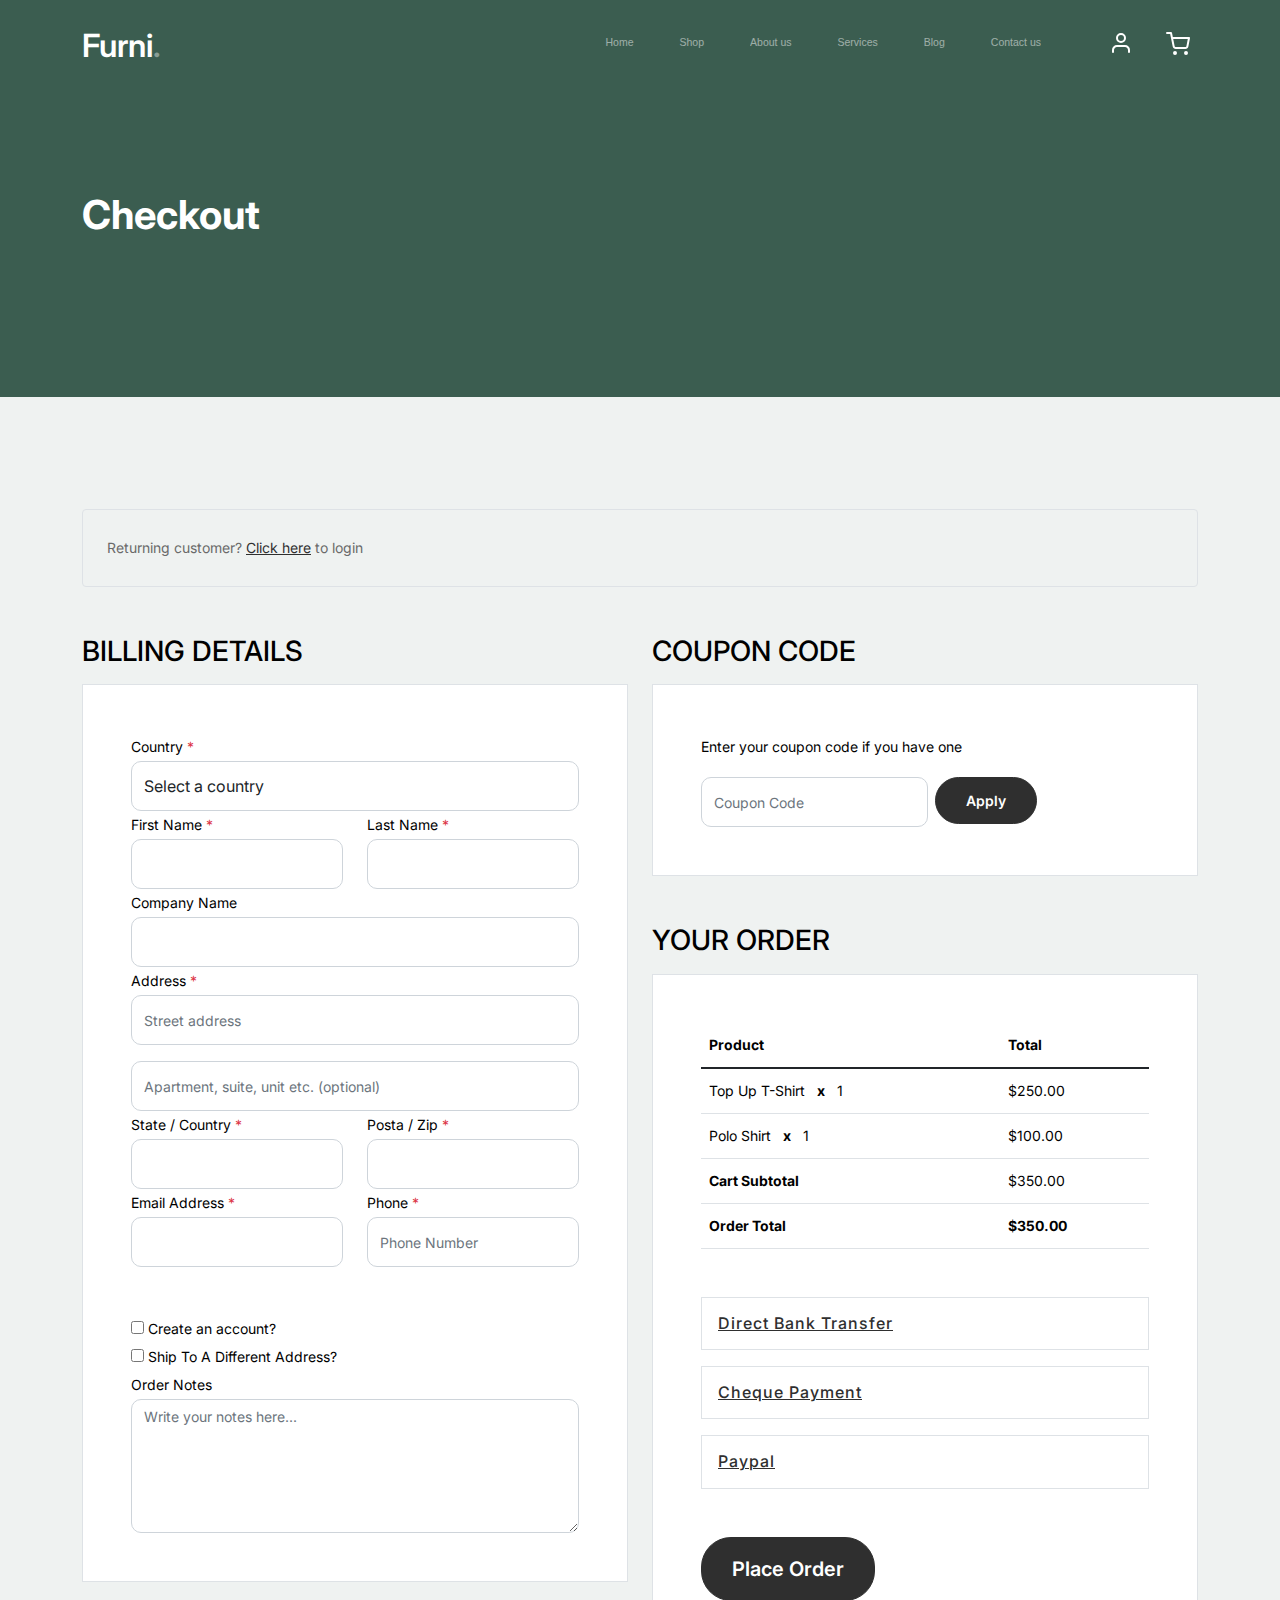
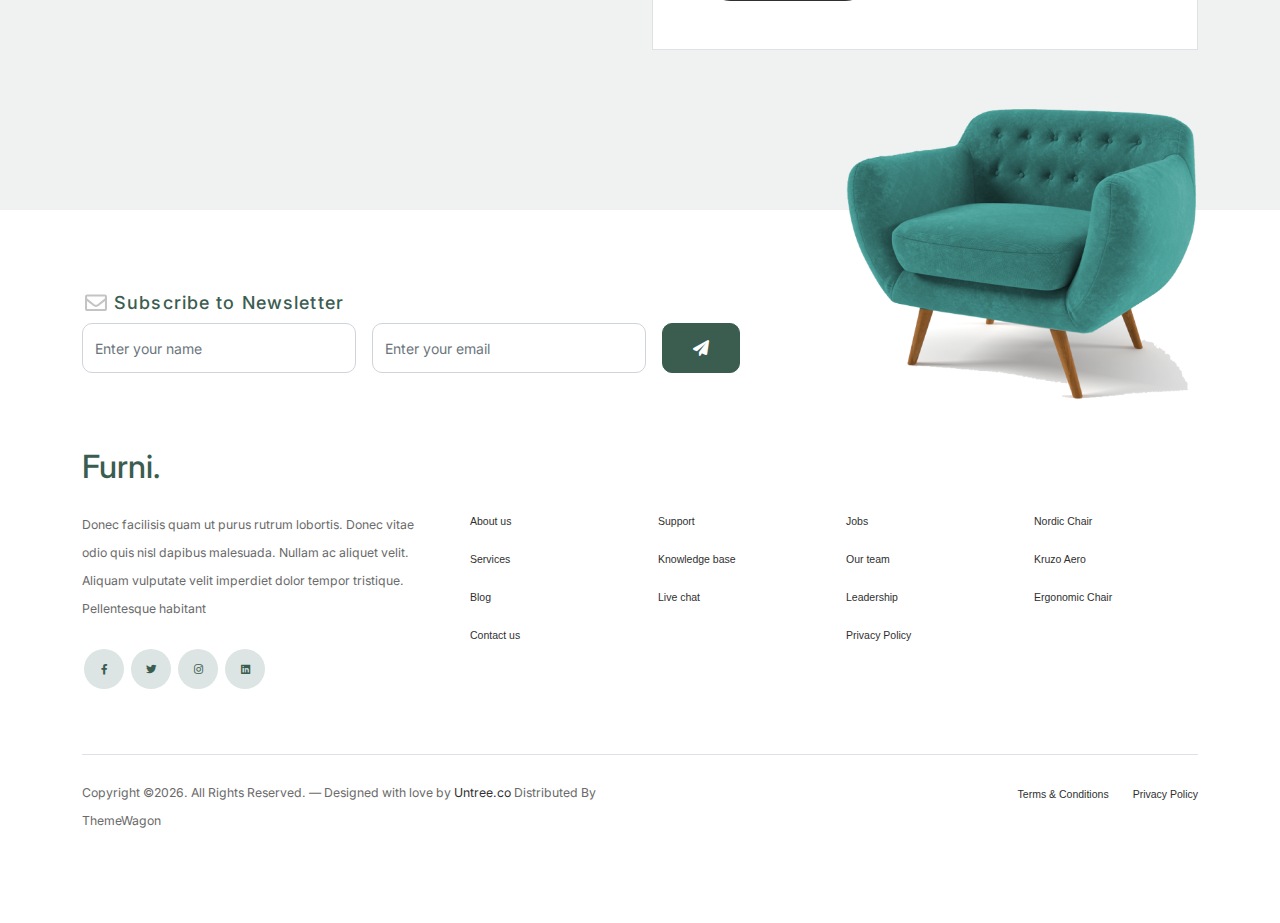
<file: checkout.html>
<!-- /*
* Bootstrap 5
* Template Name: Furni
* Template Author: Untree.co
* Template URI: https://untree.co/
* License: https://creativecommons.org/licenses/by/3.0/
*/ -->
<!doctype html>
<html lang="en">
<head>
  <meta charset="utf-8">
  <meta name="viewport" content="width=device-width, initial-scale=1, shrink-to-fit=no">
  <meta name="author" content="Untree.co">
  <link rel="shortcut icon" href="favicon.png">

  <meta name="description" content="" />
  <meta name="keywords" content="bootstrap, bootstrap4" />

		<!-- Bootstrap CSS -->
		<link href="css/bootstrap.min.css" rel="stylesheet">
		<link href="https://cdnjs.cloudflare.com/ajax/libs/font-awesome/6.0.0-beta3/css/all.min.css" rel="stylesheet">
		<link href="css/tiny-slider.css" rel="stylesheet">
		<link href="css/style.css" rel="stylesheet">
		<title>Furni Free Bootstrap 5 Template for Furniture and Interior Design Websites by Untree.co </title>
	</head>

	<body>

		<!-- Start Header/Navigation -->
		<nav class="custom-navbar navbar navbar navbar-expand-md navbar-dark bg-dark" arial-label="Furni navigation bar">

			<div class="container">
				<a class="navbar-brand" href="index.html">Furni<span>.</span></a>

				<button class="navbar-toggler" type="button" data-bs-toggle="collapse" data-bs-target="#navbarsFurni" aria-controls="navbarsFurni" aria-expanded="false" aria-label="Toggle navigation">
					<span class="navbar-toggler-icon"></span>
				</button>

				<div class="collapse navbar-collapse" id="navbarsFurni">
					<ul class="custom-navbar-nav navbar-nav ms-auto mb-2 mb-md-0">
						<li class="nav-item ">
							<a class="nav-link" href="index.html">Home</a>
						</li>
						<li><a class="nav-link" href="shop.html">Shop</a></li>
						<li><a class="nav-link" href="about.html">About us</a></li>
						<li><a class="nav-link" href="services.html">Services</a></li>
						<li><a class="nav-link" href="blog.html">Blog</a></li>
						<li><a class="nav-link" href="contact.html">Contact us</a></li>
					</ul>

					<ul class="custom-navbar-cta navbar-nav mb-2 mb-md-0 ms-5">
						<li><a class="nav-link" href="#"><img src="images/user.svg"></a></li>
						<li><a class="nav-link" href="cart.html"><img src="images/cart.svg"></a></li>
					</ul>
				</div>
			</div>
				
		</nav>
		<!-- End Header/Navigation -->

		<!-- Start Hero Section -->
			<div class="hero">
				<div class="container">
					<div class="row justify-content-between">
						<div class="col-lg-5">
							<div class="intro-excerpt">
								<h1>Checkout</h1>
							</div>
						</div>
						<div class="col-lg-7">
							
						</div>
					</div>
				</div>
			</div>
		<!-- End Hero Section -->

		<div class="untree_co-section">
		    <div class="container">
		      <div class="row mb-5">
		        <div class="col-md-12">
		          <div class="border p-4 rounded" role="alert">
		            Returning customer? <a href="#">Click here</a> to login
		          </div>
		        </div>
		      </div>
		      <div class="row">
		        <div class="col-md-6 mb-5 mb-md-0">
		          <h2 class="h3 mb-3 text-black">Billing Details</h2>
		          <div class="p-3 p-lg-5 border bg-white">
		            <div class="form-group">
		              <label for="c_country" class="text-black">Country <span class="text-danger">*</span></label>
		              <select id="c_country" class="form-control">
		                <option value="1">Select a country</option>    
		                <option value="2">bangladesh</option>    
		                <option value="3">Algeria</option>    
		                <option value="4">Afghanistan</option>    
		                <option value="5">Ghana</option>    
		                <option value="6">Albania</option>    
		                <option value="7">Bahrain</option>    
		                <option value="8">Colombia</option>    
		                <option value="9">Dominican Republic</option>    
		              </select>
		            </div>
		            <div class="form-group row">
		              <div class="col-md-6">
		                <label for="c_fname" class="text-black">First Name <span class="text-danger">*</span></label>
		                <input type="text" class="form-control" id="c_fname" name="c_fname">
		              </div>
		              <div class="col-md-6">
		                <label for="c_lname" class="text-black">Last Name <span class="text-danger">*</span></label>
		                <input type="text" class="form-control" id="c_lname" name="c_lname">
		              </div>
		            </div>

		            <div class="form-group row">
		              <div class="col-md-12">
		                <label for="c_companyname" class="text-black">Company Name </label>
		                <input type="text" class="form-control" id="c_companyname" name="c_companyname">
		              </div>
		            </div>

		            <div class="form-group row">
		              <div class="col-md-12">
		                <label for="c_address" class="text-black">Address <span class="text-danger">*</span></label>
		                <input type="text" class="form-control" id="c_address" name="c_address" placeholder="Street address">
		              </div>
		            </div>

		            <div class="form-group mt-3">
		              <input type="text" class="form-control" placeholder="Apartment, suite, unit etc. (optional)">
		            </div>

		            <div class="form-group row">
		              <div class="col-md-6">
		                <label for="c_state_country" class="text-black">State / Country <span class="text-danger">*</span></label>
		                <input type="text" class="form-control" id="c_state_country" name="c_state_country">
		              </div>
		              <div class="col-md-6">
		                <label for="c_postal_zip" class="text-black">Posta / Zip <span class="text-danger">*</span></label>
		                <input type="text" class="form-control" id="c_postal_zip" name="c_postal_zip">
		              </div>
		            </div>

		            <div class="form-group row mb-5">
		              <div class="col-md-6">
		                <label for="c_email_address" class="text-black">Email Address <span class="text-danger">*</span></label>
		                <input type="text" class="form-control" id="c_email_address" name="c_email_address">
		              </div>
		              <div class="col-md-6">
		                <label for="c_phone" class="text-black">Phone <span class="text-danger">*</span></label>
		                <input type="text" class="form-control" id="c_phone" name="c_phone" placeholder="Phone Number">
		              </div>
		            </div>

		            <div class="form-group">
		              <label for="c_create_account" class="text-black" data-bs-toggle="collapse" href="#create_an_account" role="button" aria-expanded="false" aria-controls="create_an_account"><input type="checkbox" value="1" id="c_create_account"> Create an account?</label>
		              <div class="collapse" id="create_an_account">
		                <div class="py-2 mb-4">
		                  <p class="mb-3">Create an account by entering the information below. If you are a returning customer please login at the top of the page.</p>
		                  <div class="form-group">
		                    <label for="c_account_password" class="text-black">Account Password</label>
		                    <input type="email" class="form-control" id="c_account_password" name="c_account_password" placeholder="">
		                  </div>
		                </div>
		              </div>
		            </div>


		            <div class="form-group">
		              <label for="c_ship_different_address" class="text-black" data-bs-toggle="collapse" href="#ship_different_address" role="button" aria-expanded="false" aria-controls="ship_different_address"><input type="checkbox" value="1" id="c_ship_different_address"> Ship To A Different Address?</label>
		              <div class="collapse" id="ship_different_address">
		                <div class="py-2">

		                  <div class="form-group">
		                    <label for="c_diff_country" class="text-black">Country <span class="text-danger">*</span></label>
		                    <select id="c_diff_country" class="form-control">
		                      <option value="1">Select a country</option>    
		                      <option value="2">bangladesh</option>    
		                      <option value="3">Algeria</option>    
		                      <option value="4">Afghanistan</option>    
		                      <option value="5">Ghana</option>    
		                      <option value="6">Albania</option>    
		                      <option value="7">Bahrain</option>    
		                      <option value="8">Colombia</option>    
		                      <option value="9">Dominican Republic</option>    
		                    </select>
		                  </div>


		                  <div class="form-group row">
		                    <div class="col-md-6">
		                      <label for="c_diff_fname" class="text-black">First Name <span class="text-danger">*</span></label>
		                      <input type="text" class="form-control" id="c_diff_fname" name="c_diff_fname">
		                    </div>
		                    <div class="col-md-6">
		                      <label for="c_diff_lname" class="text-black">Last Name <span class="text-danger">*</span></label>
		                      <input type="text" class="form-control" id="c_diff_lname" name="c_diff_lname">
		                    </div>
		                  </div>

		                  <div class="form-group row">
		                    <div class="col-md-12">
		                      <label for="c_diff_companyname" class="text-black">Company Name </label>
		                      <input type="text" class="form-control" id="c_diff_companyname" name="c_diff_companyname">
		                    </div>
		                  </div>

		                  <div class="form-group row  mb-3">
		                    <div class="col-md-12">
		                      <label for="c_diff_address" class="text-black">Address <span class="text-danger">*</span></label>
		                      <input type="text" class="form-control" id="c_diff_address" name="c_diff_address" placeholder="Street address">
		                    </div>
		                  </div>

		                  <div class="form-group">
		                    <input type="text" class="form-control" placeholder="Apartment, suite, unit etc. (optional)">
		                  </div>

		                  <div class="form-group row">
		                    <div class="col-md-6">
		                      <label for="c_diff_state_country" class="text-black">State / Country <span class="text-danger">*</span></label>
		                      <input type="text" class="form-control" id="c_diff_state_country" name="c_diff_state_country">
		                    </div>
		                    <div class="col-md-6">
		                      <label for="c_diff_postal_zip" class="text-black">Posta / Zip <span class="text-danger">*</span></label>
		                      <input type="text" class="form-control" id="c_diff_postal_zip" name="c_diff_postal_zip">
		                    </div>
		                  </div>

		                  <div class="form-group row mb-5">
		                    <div class="col-md-6">
		                      <label for="c_diff_email_address" class="text-black">Email Address <span class="text-danger">*</span></label>
		                      <input type="text" class="form-control" id="c_diff_email_address" name="c_diff_email_address">
		                    </div>
		                    <div class="col-md-6">
		                      <label for="c_diff_phone" class="text-black">Phone <span class="text-danger">*</span></label>
		                      <input type="text" class="form-control" id="c_diff_phone" name="c_diff_phone" placeholder="Phone Number">
		                    </div>
		                  </div>

		                </div>

		              </div>
		            </div>

		            <div class="form-group">
		              <label for="c_order_notes" class="text-black">Order Notes</label>
		              <textarea name="c_order_notes" id="c_order_notes" cols="30" rows="5" class="form-control" placeholder="Write your notes here..."></textarea>
		            </div>

		          </div>
		        </div>
		        <div class="col-md-6">

		          <div class="row mb-5">
		            <div class="col-md-12">
		              <h2 class="h3 mb-3 text-black">Coupon Code</h2>
		              <div class="p-3 p-lg-5 border bg-white">

		                <label for="c_code" class="text-black mb-3">Enter your coupon code if you have one</label>
		                <div class="input-group w-75 couponcode-wrap">
		                  <input type="text" class="form-control me-2" id="c_code" placeholder="Coupon Code" aria-label="Coupon Code" aria-describedby="button-addon2">
		                  <div class="input-group-append">
		                    <button class="btn btn-black btn-sm" type="button" id="button-addon2">Apply</button>
		                  </div>
		                </div>

		              </div>
		            </div>
		          </div>

		          <div class="row mb-5">
		            <div class="col-md-12">
		              <h2 class="h3 mb-3 text-black">Your Order</h2>
		              <div class="p-3 p-lg-5 border bg-white">
		                <table class="table site-block-order-table mb-5">
		                  <thead>
		                    <th>Product</th>
		                    <th>Total</th>
		                  </thead>
		                  <tbody>
		                    <tr>
		                      <td>Top Up T-Shirt <strong class="mx-2">x</strong> 1</td>
		                      <td>$250.00</td>
		                    </tr>
		                    <tr>
		                      <td>Polo Shirt <strong class="mx-2">x</strong>   1</td>
		                      <td>$100.00</td>
		                    </tr>
		                    <tr>
		                      <td class="text-black font-weight-bold"><strong>Cart Subtotal</strong></td>
		                      <td class="text-black">$350.00</td>
		                    </tr>
		                    <tr>
		                      <td class="text-black font-weight-bold"><strong>Order Total</strong></td>
		                      <td class="text-black font-weight-bold"><strong>$350.00</strong></td>
		                    </tr>
		                  </tbody>
		                </table>

		                <div class="border p-3 mb-3">
		                  <h3 class="h6 mb-0"><a class="d-block" data-bs-toggle="collapse" href="#collapsebank" role="button" aria-expanded="false" aria-controls="collapsebank">Direct Bank Transfer</a></h3>

		                  <div class="collapse" id="collapsebank">
		                    <div class="py-2">
		                      <p class="mb-0">Make your payment directly into our bank account. Please use your Order ID as the payment reference. Your order won’t be shipped until the funds have cleared in our account.</p>
		                    </div>
		                  </div>
		                </div>

		                <div class="border p-3 mb-3">
		                  <h3 class="h6 mb-0"><a class="d-block" data-bs-toggle="collapse" href="#collapsecheque" role="button" aria-expanded="false" aria-controls="collapsecheque">Cheque Payment</a></h3>

		                  <div class="collapse" id="collapsecheque">
		                    <div class="py-2">
		                      <p class="mb-0">Make your payment directly into our bank account. Please use your Order ID as the payment reference. Your order won’t be shipped until the funds have cleared in our account.</p>
		                    </div>
		                  </div>
		                </div>

		                <div class="border p-3 mb-5">
		                  <h3 class="h6 mb-0"><a class="d-block" data-bs-toggle="collapse" href="#collapsepaypal" role="button" aria-expanded="false" aria-controls="collapsepaypal">Paypal</a></h3>

		                  <div class="collapse" id="collapsepaypal">
		                    <div class="py-2">
		                      <p class="mb-0">Make your payment directly into our bank account. Please use your Order ID as the payment reference. Your order won’t be shipped until the funds have cleared in our account.</p>
		                    </div>
		                  </div>
		                </div>

		                <div class="form-group">
		                  <button class="btn btn-black btn-lg py-3 btn-block" onclick="window.location='thankyou.html'">Place Order</button>
		                </div>

		              </div>
		            </div>
		          </div>

		        </div>
		      </div>
		      <!-- </form> -->
		    </div>
		  </div>

		<!-- Start Footer Section -->
		<footer class="footer-section">
			<div class="container relative">

				<div class="sofa-img">
					<img src="images/sofa.png" alt="Image" class="img-fluid">
				</div>

				<div class="row">
					<div class="col-lg-8">
						<div class="subscription-form">
							<h3 class="d-flex align-items-center"><span class="me-1"><img src="images/envelope-outline.svg" alt="Image" class="img-fluid"></span><span>Subscribe to Newsletter</span></h3>

							<form action="#" class="row g-3">
								<div class="col-auto">
									<input type="text" class="form-control" placeholder="Enter your name">
								</div>
								<div class="col-auto">
									<input type="email" class="form-control" placeholder="Enter your email">
								</div>
								<div class="col-auto">
									<button class="btn btn-primary">
										<span class="fa fa-paper-plane"></span>
									</button>
								</div>
							</form>

						</div>
					</div>
				</div>

				<div class="row g-5 mb-5">
					<div class="col-lg-4">
						<div class="mb-4 footer-logo-wrap"><a href="#" class="footer-logo">Furni<span>.</span></a></div>
						<p class="mb-4">Donec facilisis quam ut purus rutrum lobortis. Donec vitae odio quis nisl dapibus malesuada. Nullam ac aliquet velit. Aliquam vulputate velit imperdiet dolor tempor tristique. Pellentesque habitant</p>

						<ul class="list-unstyled custom-social">
							<li><a href="#"><span class="fa fa-brands fa-facebook-f"></span></a></li>
							<li><a href="#"><span class="fa fa-brands fa-twitter"></span></a></li>
							<li><a href="#"><span class="fa fa-brands fa-instagram"></span></a></li>
							<li><a href="#"><span class="fa fa-brands fa-linkedin"></span></a></li>
						</ul>
					</div>

					<div class="col-lg-8">
						<div class="row links-wrap">
							<div class="col-6 col-sm-6 col-md-3">
								<ul class="list-unstyled">
									<li><a href="#">About us</a></li>
									<li><a href="#">Services</a></li>
									<li><a href="#">Blog</a></li>
									<li><a href="#">Contact us</a></li>
								</ul>
							</div>

							<div class="col-6 col-sm-6 col-md-3">
								<ul class="list-unstyled">
									<li><a href="#">Support</a></li>
									<li><a href="#">Knowledge base</a></li>
									<li><a href="#">Live chat</a></li>
								</ul>
							</div>

							<div class="col-6 col-sm-6 col-md-3">
								<ul class="list-unstyled">
									<li><a href="#">Jobs</a></li>
									<li><a href="#">Our team</a></li>
									<li><a href="#">Leadership</a></li>
									<li><a href="#">Privacy Policy</a></li>
								</ul>
							</div>

							<div class="col-6 col-sm-6 col-md-3">
								<ul class="list-unstyled">
									<li><a href="#">Nordic Chair</a></li>
									<li><a href="#">Kruzo Aero</a></li>
									<li><a href="#">Ergonomic Chair</a></li>
								</ul>
							</div>
						</div>
					</div>

				</div>

				<div class="border-top copyright">
					<div class="row pt-4">
						<div class="col-lg-6">
							<p class="mb-2 text-center text-lg-start">Copyright &copy;<script>document.write(new Date().getFullYear());</script>. All Rights Reserved. &mdash; Designed with love by <a href="https://untree.co">Untree.co</a> Distributed By <a hreff="https://themewagon.com">ThemeWagon</a>  <!-- License information: https://untree.co/license/ -->
            </p>
						</div>

						<div class="col-lg-6 text-center text-lg-end">
							<ul class="list-unstyled d-inline-flex ms-auto">
								<li class="me-4"><a href="#">Terms &amp; Conditions</a></li>
								<li><a href="#">Privacy Policy</a></li>
							</ul>
						</div>

					</div>
				</div>

			</div>
		</footer>
		<!-- End Footer Section -->	


		<script src="js/bootstrap.bundle.min.js"></script>
		<script src="js/tiny-slider.js"></script>
		<script src="js/custom.js"></script>
	</body>

</html>
</file>
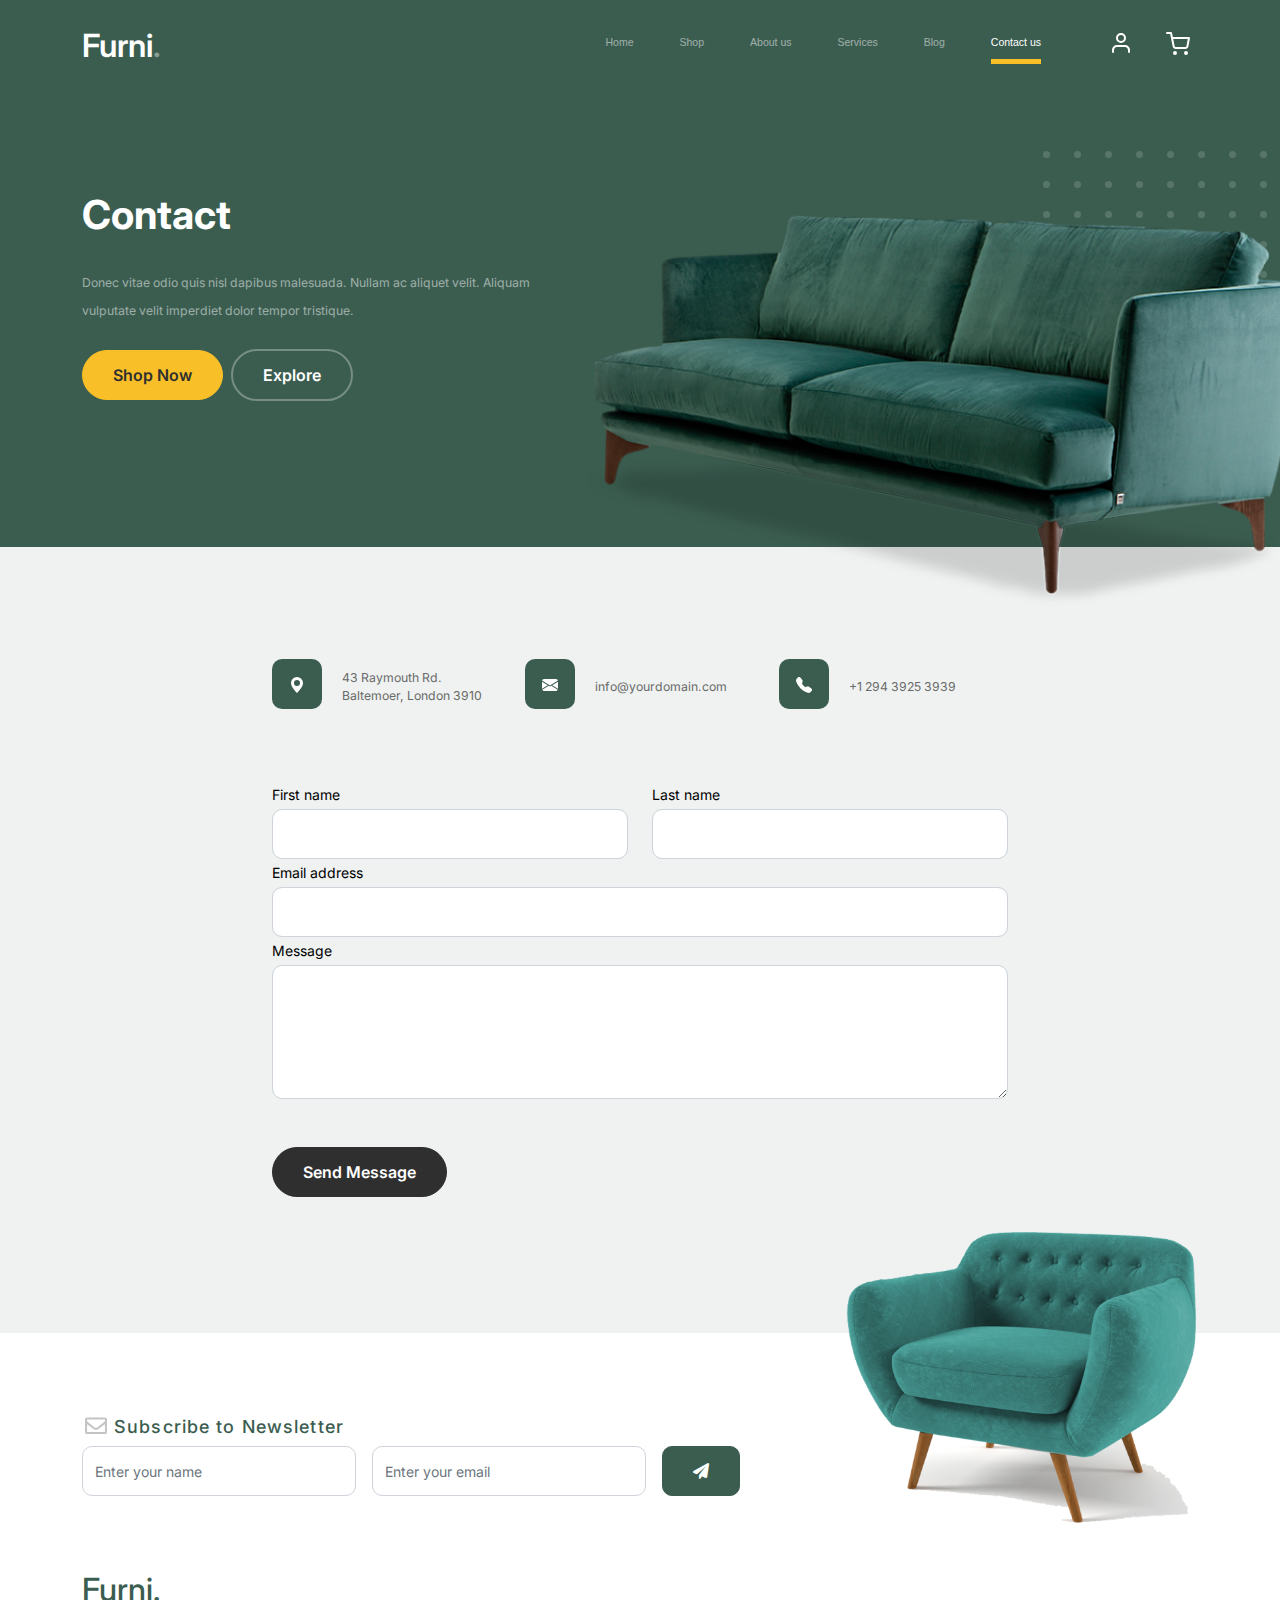
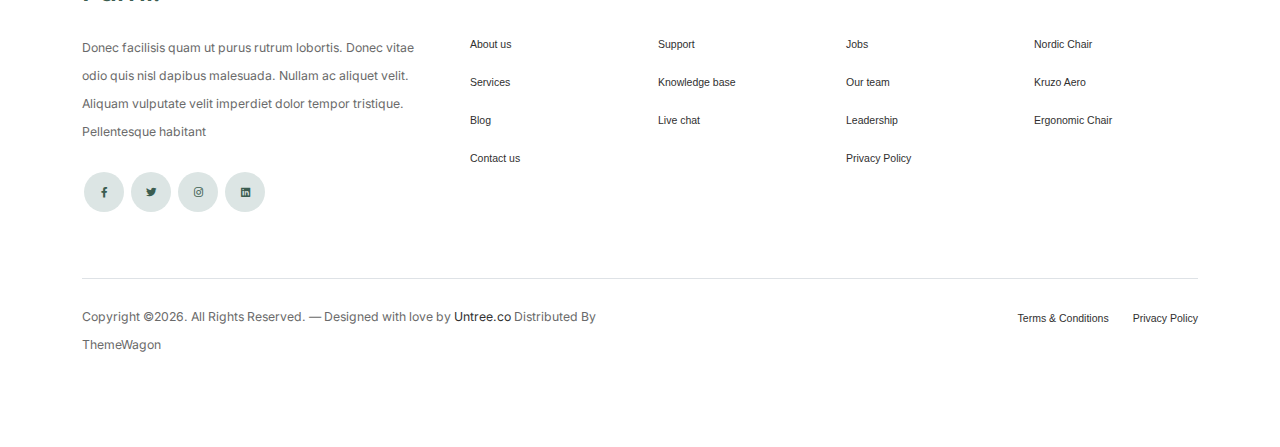
<file: contact.html>
<!-- /*
* Bootstrap 5
* Template Name: Furni
* Template Author: Untree.co
* Template URI: https://untree.co/
* License: https://creativecommons.org/licenses/by/3.0/
*/ -->
<!doctype html>
<html lang="en">
<head>
  <meta charset="utf-8">
  <meta name="viewport" content="width=device-width, initial-scale=1, shrink-to-fit=no">
  <meta name="author" content="Untree.co">
  <link rel="shortcut icon" href="favicon.png">

  <meta name="description" content="" />
  <meta name="keywords" content="bootstrap, bootstrap4" />

		<!-- Bootstrap CSS -->
		<link href="css/bootstrap.min.css" rel="stylesheet">
		<link href="https://cdnjs.cloudflare.com/ajax/libs/font-awesome/6.0.0-beta3/css/all.min.css" rel="stylesheet">
		<link href="css/tiny-slider.css" rel="stylesheet">
		<link href="css/style.css" rel="stylesheet">
		<title>Furni Free Bootstrap 5 Template for Furniture and Interior Design Websites by Untree.co </title>
	</head>

	<body>

		<!-- Start Header/Navigation -->
		<nav class="custom-navbar navbar navbar navbar-expand-md navbar-dark bg-dark" arial-label="Furni navigation bar">

			<div class="container">
				<a class="navbar-brand" href="index.html">Furni<span>.</span></a>

				<button class="navbar-toggler" type="button" data-bs-toggle="collapse" data-bs-target="#navbarsFurni" aria-controls="navbarsFurni" aria-expanded="false" aria-label="Toggle navigation">
					<span class="navbar-toggler-icon"></span>
				</button>

				<div class="collapse navbar-collapse" id="navbarsFurni">
					<ul class="custom-navbar-nav navbar-nav ms-auto mb-2 mb-md-0">
						<li class="nav-item">
							<a class="nav-link" href="index.html">Home</a>
						</li>
						<li><a class="nav-link" href="shop.html">Shop</a></li>
						<li><a class="nav-link" href="about.html">About us</a></li>
						<li><a class="nav-link" href="services.html">Services</a></li>
						<li><a class="nav-link" href="blog.html">Blog</a></li>
						<li class="active"><a class="nav-link" href="contact.html">Contact us</a></li>
					</ul>

					<ul class="custom-navbar-cta navbar-nav mb-2 mb-md-0 ms-5">
						<li><a class="nav-link" href="#"><img src="images/user.svg"></a></li>
						<li><a class="nav-link" href="cart.html"><img src="images/cart.svg"></a></li>
					</ul>
				</div>
			</div>
				
		</nav>
		<!-- End Header/Navigation -->

		<!-- Start Hero Section -->
			<div class="hero">
				<div class="container">
					<div class="row justify-content-between">
						<div class="col-lg-5">
							<div class="intro-excerpt">
								<h1>Contact</h1>
								<p class="mb-4">Donec vitae odio quis nisl dapibus malesuada. Nullam ac aliquet velit. Aliquam vulputate velit imperdiet dolor tempor tristique.</p>
								<p><a href="" class="btn btn-secondary me-2">Shop Now</a><a href="#" class="btn btn-white-outline">Explore</a></p>
							</div>
						</div>
						<div class="col-lg-7">
							<div class="hero-img-wrap">
								<img src="images/couch.png" class="img-fluid">
							</div>
						</div>
					</div>
				</div>
			</div>
		<!-- End Hero Section -->

		
		<!-- Start Contact Form -->
		<div class="untree_co-section">
      <div class="container">

        <div class="block">
          <div class="row justify-content-center">


            <div class="col-md-8 col-lg-8 pb-4">


              <div class="row mb-5">
                <div class="col-lg-4">
                  <div  class="service no-shadow align-items-center link horizontal d-flex active" data-aos="fade-left" data-aos-delay="0">
                    <div class="service-icon color-1 mb-4">
                      <svg xmlns="http://www.w3.org/2000/svg" width="16" height="16" fill="currentColor" class="bi bi-geo-alt-fill" viewBox="0 0 16 16">
                        <path d="M8 16s6-5.686 6-10A6 6 0 0 0 2 6c0 4.314 6 10 6 10zm0-7a3 3 0 1 1 0-6 3 3 0 0 1 0 6z"/>
                      </svg>
                    </div> <!-- /.icon -->
                    <div class="service-contents">
                      <p>43 Raymouth Rd. Baltemoer, London 3910</p>
                    </div> <!-- /.service-contents-->
                  </div> <!-- /.service -->
                </div>

                <div class="col-lg-4">
                  <div  class="service no-shadow align-items-center link horizontal d-flex active" data-aos="fade-left" data-aos-delay="0">
                    <div class="service-icon color-1 mb-4">
                      <svg xmlns="http://www.w3.org/2000/svg" width="16" height="16" fill="currentColor" class="bi bi-envelope-fill" viewBox="0 0 16 16">
                        <path d="M.05 3.555A2 2 0 0 1 2 2h12a2 2 0 0 1 1.95 1.555L8 8.414.05 3.555zM0 4.697v7.104l5.803-3.558L0 4.697zM6.761 8.83l-6.57 4.027A2 2 0 0 0 2 14h12a2 2 0 0 0 1.808-1.144l-6.57-4.027L8 9.586l-1.239-.757zm3.436-.586L16 11.801V4.697l-5.803 3.546z"/>
                      </svg>
                    </div> <!-- /.icon -->
                    <div class="service-contents">
                      <p>info@yourdomain.com</p>
                    </div> <!-- /.service-contents-->
                  </div> <!-- /.service -->
                </div>

                <div class="col-lg-4">
                  <div  class="service no-shadow align-items-center link horizontal d-flex active" data-aos="fade-left" data-aos-delay="0">
                    <div class="service-icon color-1 mb-4">
                      <svg xmlns="http://www.w3.org/2000/svg" width="16" height="16" fill="currentColor" class="bi bi-telephone-fill" viewBox="0 0 16 16">
                        <path fill-rule="evenodd" d="M1.885.511a1.745 1.745 0 0 1 2.61.163L6.29 2.98c.329.423.445.974.315 1.494l-.547 2.19a.678.678 0 0 0 .178.643l2.457 2.457a.678.678 0 0 0 .644.178l2.189-.547a1.745 1.745 0 0 1 1.494.315l2.306 1.794c.829.645.905 1.87.163 2.611l-1.034 1.034c-.74.74-1.846 1.065-2.877.702a18.634 18.634 0 0 1-7.01-4.42 18.634 18.634 0 0 1-4.42-7.009c-.362-1.03-.037-2.137.703-2.877L1.885.511z"/>
                      </svg>
                    </div> <!-- /.icon -->
                    <div class="service-contents">
                      <p>+1 294 3925 3939</p>
                    </div> <!-- /.service-contents-->
                  </div> <!-- /.service -->
                </div>
              </div>

              <form>
                <div class="row">
                  <div class="col-6">
                    <div class="form-group">
                      <label class="text-black" for="fname">First name</label>
                      <input type="text" class="form-control" id="fname">
                    </div>
                  </div>
                  <div class="col-6">
                    <div class="form-group">
                      <label class="text-black" for="lname">Last name</label>
                      <input type="text" class="form-control" id="lname">
                    </div>
                  </div>
                </div>
                <div class="form-group">
                  <label class="text-black" for="email">Email address</label>
                  <input type="email" class="form-control" id="email">
                </div>

                <div class="form-group mb-5">
                  <label class="text-black" for="message">Message</label>
                  <textarea name="" class="form-control" id="message" cols="30" rows="5"></textarea>
                </div>

                <button type="submit" class="btn btn-primary-hover-outline">Send Message</button>
              </form>

            </div>

          </div>

        </div>

      </div>


    </div>
  </div>

  <!-- End Contact Form -->

		

		<!-- Start Footer Section -->
		<footer class="footer-section">
			<div class="container relative">

				<div class="sofa-img">
					<img src="images/sofa.png" alt="Image" class="img-fluid">
				</div>

				<div class="row">
					<div class="col-lg-8">
						<div class="subscription-form">
							<h3 class="d-flex align-items-center"><span class="me-1"><img src="images/envelope-outline.svg" alt="Image" class="img-fluid"></span><span>Subscribe to Newsletter</span></h3>

							<form action="#" class="row g-3">
								<div class="col-auto">
									<input type="text" class="form-control" placeholder="Enter your name">
								</div>
								<div class="col-auto">
									<input type="email" class="form-control" placeholder="Enter your email">
								</div>
								<div class="col-auto">
									<button class="btn btn-primary">
										<span class="fa fa-paper-plane"></span>
									</button>
								</div>
							</form>

						</div>
					</div>
				</div>

				<div class="row g-5 mb-5">
					<div class="col-lg-4">
						<div class="mb-4 footer-logo-wrap"><a href="#" class="footer-logo">Furni<span>.</span></a></div>
						<p class="mb-4">Donec facilisis quam ut purus rutrum lobortis. Donec vitae odio quis nisl dapibus malesuada. Nullam ac aliquet velit. Aliquam vulputate velit imperdiet dolor tempor tristique. Pellentesque habitant</p>

						<ul class="list-unstyled custom-social">
							<li><a href="#"><span class="fa fa-brands fa-facebook-f"></span></a></li>
							<li><a href="#"><span class="fa fa-brands fa-twitter"></span></a></li>
							<li><a href="#"><span class="fa fa-brands fa-instagram"></span></a></li>
							<li><a href="#"><span class="fa fa-brands fa-linkedin"></span></a></li>
						</ul>
					</div>

					<div class="col-lg-8">
						<div class="row links-wrap">
							<div class="col-6 col-sm-6 col-md-3">
								<ul class="list-unstyled">
									<li><a href="#">About us</a></li>
									<li><a href="#">Services</a></li>
									<li><a href="#">Blog</a></li>
									<li><a href="#">Contact us</a></li>
								</ul>
							</div>

							<div class="col-6 col-sm-6 col-md-3">
								<ul class="list-unstyled">
									<li><a href="#">Support</a></li>
									<li><a href="#">Knowledge base</a></li>
									<li><a href="#">Live chat</a></li>
								</ul>
							</div>

							<div class="col-6 col-sm-6 col-md-3">
								<ul class="list-unstyled">
									<li><a href="#">Jobs</a></li>
									<li><a href="#">Our team</a></li>
									<li><a href="#">Leadership</a></li>
									<li><a href="#">Privacy Policy</a></li>
								</ul>
							</div>

							<div class="col-6 col-sm-6 col-md-3">
								<ul class="list-unstyled">
									<li><a href="#">Nordic Chair</a></li>
									<li><a href="#">Kruzo Aero</a></li>
									<li><a href="#">Ergonomic Chair</a></li>
								</ul>
							</div>
						</div>
					</div>

				</div>

				<div class="border-top copyright">
					<div class="row pt-4">
						<div class="col-lg-6">
							<p class="mb-2 text-center text-lg-start">Copyright &copy;<script>document.write(new Date().getFullYear());</script>. All Rights Reserved. &mdash; Designed with love by <a href="https://untree.co">Untree.co</a> Distributed By <a hreff="https://themewagon.com">ThemeWagon</a>  <!-- License information: https://untree.co/license/ -->
            </p>
						</div>

						<div class="col-lg-6 text-center text-lg-end">
							<ul class="list-unstyled d-inline-flex ms-auto">
								<li class="me-4"><a href="#">Terms &amp; Conditions</a></li>
								<li><a href="#">Privacy Policy</a></li>
							</ul>
						</div>

					</div>
				</div>

			</div>
		</footer>
		<!-- End Footer Section -->	


		<script src="js/bootstrap.bundle.min.js"></script>
		<script src="js/tiny-slider.js"></script>
		<script src="js/custom.js"></script>
	</body>

</html>
</file>
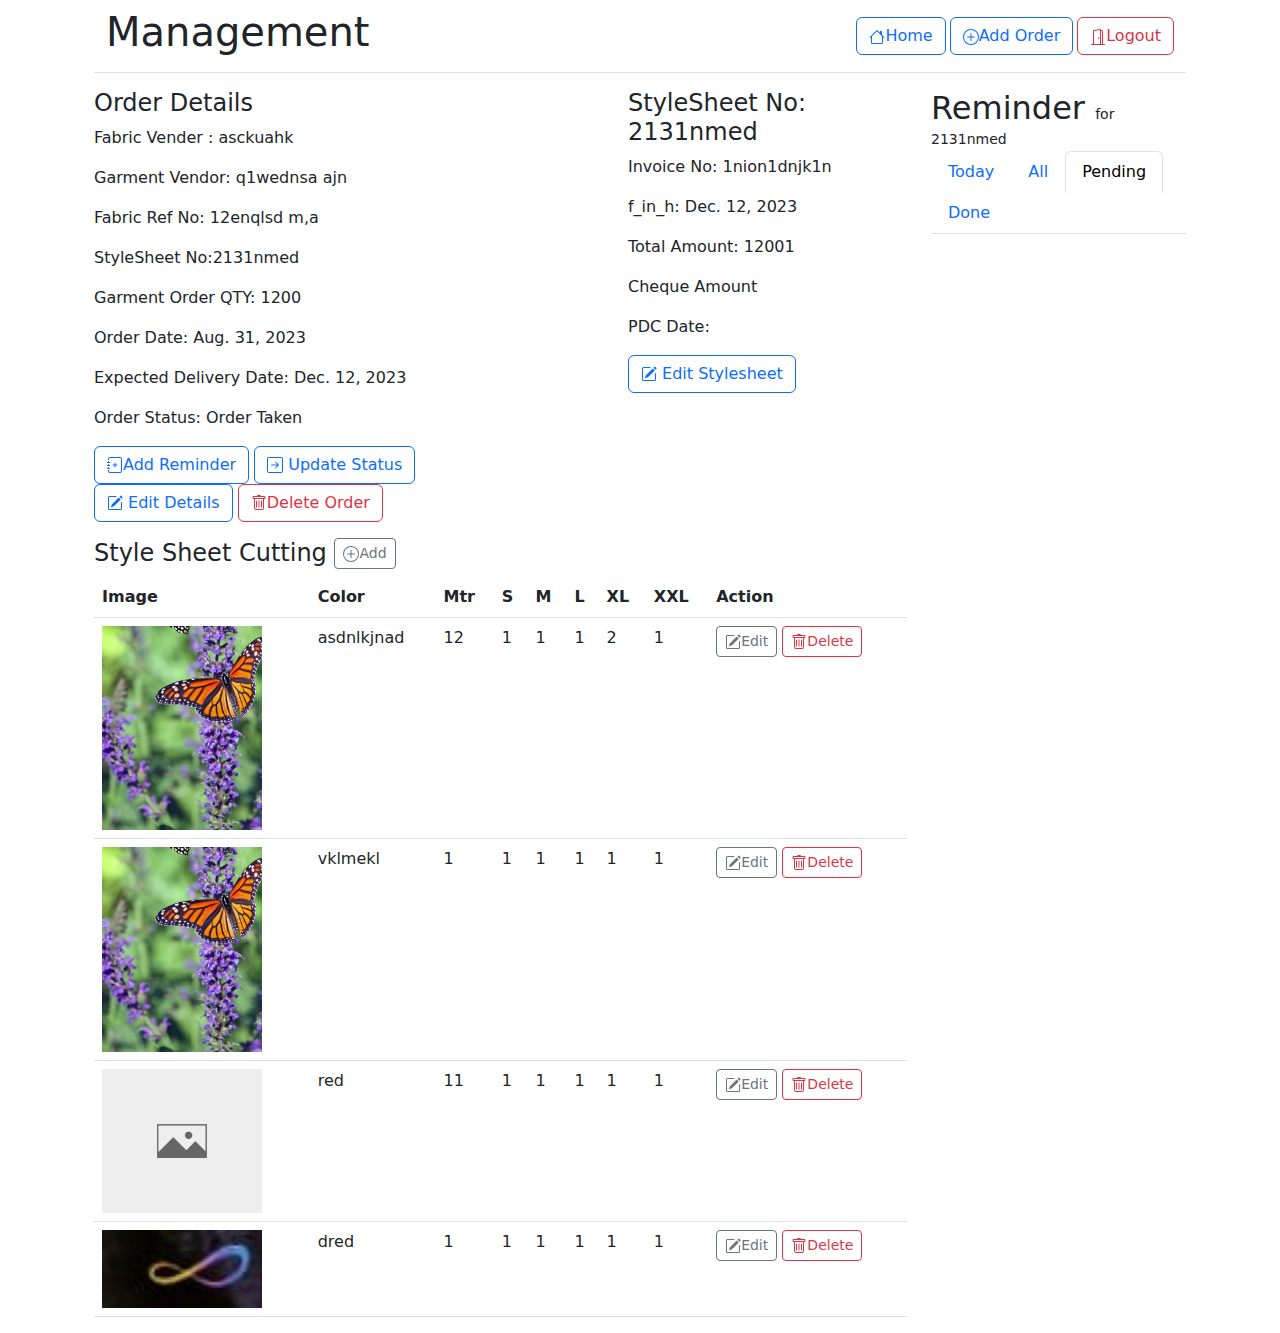
<file: Details.html>
<!DOCTYPE html>
<!-- saved from url=(0042)http://127.0.0.1:8000/viewDetails/2131nmed -->
<html lang="en"><head><meta http-equiv="Content-Type" content="text/html; charset=UTF-8">
    
    <meta name="viewport" content="width=device-width, initial-scale=1">
    
    
    <!-- <link
      href="https://cdn.jsdelivr.net/npm/bootstrap@5.3.1/dist/css/bootstrap.min.css"
      rel="stylesheet"
    /> -->
    
    <link href="./Details_files/bootstrap.min.css" rel="stylesheet">
    <!-- <link
      href="https://getbootstrap.com/docs/5.3/assets/css/docs.css"
      rel="stylesheet"
    /> -->
    <!-- <link re="stylesheet" href="https://cdnjs.cloudflare.com/ajax/libs/twitter-bootstrap/5.3.0/css/bootstrap.min.css"/> -->
    <link rel="stylesheet" href="./Details_files/dataTables.bootstrap5.min.css">
    <link rel="stylesheet" type="text/css" href="./Details_files/jquery.dataTables.css">
    <script src="./Details_files/jquery-3.7.0.js.download"></script>
    <!-- <script defer src="https://cdn.jsdelivr.net/npm/alpinejs@3.x.x/dist/cdn.min.js"></script> -->
    <script src="./Details_files/bootstrap.bundle.min.js.download"></script>
    
    
    <script type="text/javascript" src="./Details_files/jquery.dataTables.min.js.download"></script>
    <script scr="/static/management_system/dataTables.bootstrap5.min.js"></script>
  
    <!-- <script src="{script.js}"></script> -->
    <title>
        
Details

    </title>
  <script>
    
    setTimeout(function () {

// Closing the alert
$('.alert').alert('close');
}, 5000);
  $(document).ready(
    ()=>{
      $("#detail_table").dataTable();
    }
  )


  </script>  
  </head>

  <body style="height: 100%;">
    <div class = "container">
<div class="container-fluid">
    <nav class="navbar navbar-expand-xl border-bottom border-body mb-3">
        <div class="container-fluid">
            <h1>Management</h1>
            <div class="d-flex">
                <a class="btn btn-outline-primary me-1" role="button" href="http://127.0.0.1:8000/"><svg xmlns="http://www.w3.org/2000/svg" width="16" height="16" fill="currentColor" class="bi bi-house" viewBox="0 0 16 16">
                    <path d="M8.707 1.5a1 1 0 0 0-1.414 0L.646 8.146a.5.5 0 0 0 .708.708L2 8.207V13.5A1.5 1.5 0 0 0 3.5 15h9a1.5 1.5 0 0 0 1.5-1.5V8.207l.646.647a.5.5 0 0 0 .708-.708L13 5.793V2.5a.5.5 0 0 0-.5-.5h-1a.5.5 0 0 0-.5.5v1.293L8.707 1.5ZM13 7.207V13.5a.5.5 0 0 1-.5.5h-9a.5.5 0 0 1-.5-.5V7.207l5-5 5 5Z"></path>
                  </svg>Home</a>
                <a class="btn btn-outline-primary me-1" role="button" href="http://127.0.0.1:8000/addOrder"><svg xmlns="http://www.w3.org/2000/svg" width="16" height="16" fill="currentColor" class="bi bi-plus-circle" viewBox="0 0 16 16">
                    <path d="M8 15A7 7 0 1 1 8 1a7 7 0 0 1 0 14zm0 1A8 8 0 1 0 8 0a8 8 0 0 0 0 16z"></path>
                    <path d="M8 4a.5.5 0 0 1 .5.5v3h3a.5.5 0 0 1 0 1h-3v3a.5.5 0 0 1-1 0v-3h-3a.5.5 0 0 1 0-1h3v-3A.5.5 0 0 1 8 4z"></path>
                  </svg>Add Order</a>
                <a class="btn btn-outline-danger" role="button" href="http://127.0.0.1:8000/logout"><svg xmlns="http://www.w3.org/2000/svg" width="16" height="16" fill="currentColor" class="bi bi-door-open" viewBox="0 0 16 16">
                    <path d="M8.5 10c-.276 0-.5-.448-.5-1s.224-1 .5-1 .5.448.5 1-.224 1-.5 1z"></path>
                    <path d="M10.828.122A.5.5 0 0 1 11 .5V1h.5A1.5 1.5 0 0 1 13 2.5V15h1.5a.5.5 0 0 1 0 1h-13a.5.5 0 0 1 0-1H3V1.5a.5.5 0 0 1 .43-.495l7-1a.5.5 0 0 1 .398.117zM11.5 2H11v13h1V2.5a.5.5 0 0 0-.5-.5zM4 1.934V15h6V1.077l-6 .857z"></path>
                  </svg>Logout</a>
            </div>
        </div>
    </nav>
</div>
<div class="container-fluid">
    <div class="row justify-content-lg-between">
        <div class="col-9">
            <div class="row">
                <div class="col-8 row">
                    <!-- <div class="col-3">
                        <img class="img-fluid" style="height: 10rem;"src="">
                    </div> -->
                    <div class="col-9">
                        <h4>Order Details</h4>
                        <p>Fabric Vender : asckuahk</p>
                        <p>Garment Vendor: q1wednsa ajn</p>
                        <p>Fabric Ref No: 12enqlsd m,a</p>
                        <p>StyleSheet No:2131nmed</p>
                        <!-- <p>TOC_UDA: </p> -->
                        <p>Garment Order QTY: 1200</p>
                        <p>Order Date: Aug. 31, 2023</p>
                        <p>Expected Delivery Date: Dec. 12, 2023</p>
                        <p>Order Status: 
                            
                                Order Taken
                            
                        </p>
                    
                        <button type="button" class="btn btn-outline-primary" data-bs-toggle="modal" data-bs-target="#reminderModal">
                            <svg xmlns="http://www.w3.org/2000/svg" width="16" height="16" fill="currentColor" class="bi bi-journal-plus" viewBox="0 0 16 16">
                                <path fill-rule="evenodd" d="M8 5.5a.5.5 0 0 1 .5.5v1.5H10a.5.5 0 0 1 0 1H8.5V10a.5.5 0 0 1-1 0V8.5H6a.5.5 0 0 1 0-1h1.5V6a.5.5 0 0 1 .5-.5z"></path>
                                <path d="M3 0h10a2 2 0 0 1 2 2v12a2 2 0 0 1-2 2H3a2 2 0 0 1-2-2v-1h1v1a1 1 0 0 0 1 1h10a1 1 0 0 0 1-1V2a1 1 0 0 0-1-1H3a1 1 0 0 0-1 1v1H1V2a2 2 0 0 1 2-2z"></path>
                                <path d="M1 5v-.5a.5.5 0 0 1 1 0V5h.5a.5.5 0 0 1 0 1h-2a.5.5 0 0 1 0-1H1zm0 3v-.5a.5.5 0 0 1 1 0V8h.5a.5.5 0 0 1 0 1h-2a.5.5 0 0 1 0-1H1zm0 3v-.5a.5.5 0 0 1 1 0v.5h.5a.5.5 0 0 1 0 1h-2a.5.5 0 0 1 0-1H1z"></path>
                            </svg>Add Reminder</button>
                            <button type="button" class="btn btn-outline-primary" data-bs-toggle="modal" data-bs-target="#updateStatus_12enqlsd m,a_Modal">
                            <svg xmlns="http://www.w3.org/2000/svg" width="16" height="16" fill="currentColor" class="bi bi-arrow-right-square" viewBox="0 0 16 16">
                                <path fill-rule="evenodd" d="M15 2a1 1 0 0 0-1-1H2a1 1 0 0 0-1 1v12a1 1 0 0 0 1 1h12a1 1 0 0 0 1-1V2zM0 2a2 2 0 0 1 2-2h12a2 2 0 0 1 2 2v12a2 2 0 0 1-2 2H2a2 2 0 0 1-2-2V2zm4.5 5.5a.5.5 0 0 0 0 1h5.793l-2.147 2.146a.5.5 0 0 0 .708.708l3-3a.5.5 0 0 0 0-.708l-3-3a.5.5 0 1 0-.708.708L10.293 7.5H4.5z"></path>
                            </svg>
                            Update Status
                        </button>
                        <a class="btn btn-outline-primary" href="http://127.0.0.1:8000/editOrder/12enqlsd%20m,a" role="button">
                            <svg xmlns="http://www.w3.org/2000/svg" width="16" height="16" fill="currentColor" class="bi bi-pencil-square" viewBox="0 0 16 16">
                                <path d="M15.502 1.94a.5.5 0 0 1 0 .706L14.459 3.69l-2-2L13.502.646a.5.5 0 0 1 .707 0l1.293 1.293zm-1.75 2.456-2-2L4.939 9.21a.5.5 0 0 0-.121.196l-.805 2.414a.25.25 0 0 0 .316.316l2.414-.805a.5.5 0 0 0 .196-.12l6.813-6.814z"></path>
                                <path fill-rule="evenodd" d="M1 13.5A1.5 1.5 0 0 0 2.5 15h11a1.5 1.5 0 0 0 1.5-1.5v-6a.5.5 0 0 0-1 0v6a.5.5 0 0 1-.5.5h-11a.5.5 0 0 1-.5-.5v-11a.5.5 0 0 1 .5-.5H9a.5.5 0 0 0 0-1H2.5A1.5 1.5 0 0 0 1 2.5v11z"></path>
                            </svg>
                            Edit Details</a>
                        <button class="btn btn-outline-danger" type="button" data-bs-toggle="modal" data-bs-target="#delete_12enqlsd m,a_Modal"><svg xmlns="http://www.w3.org/2000/svg" width="16" height="16" fill="currentColor" class="bi bi-trash" viewBox="0 0 16 16">
                            <path d="M5.5 5.5A.5.5 0 0 1 6 6v6a.5.5 0 0 1-1 0V6a.5.5 0 0 1 .5-.5Zm2.5 0a.5.5 0 0 1 .5.5v6a.5.5 0 0 1-1 0V6a.5.5 0 0 1 .5-.5Zm3 .5a.5.5 0 0 0-1 0v6a.5.5 0 0 0 1 0V6Z"></path>
                            <path d="M14.5 3a1 1 0 0 1-1 1H13v9a2 2 0 0 1-2 2H5a2 2 0 0 1-2-2V4h-.5a1 1 0 0 1-1-1V2a1 1 0 0 1 1-1H6a1 1 0 0 1 1-1h2a1 1 0 0 1 1 1h3.5a1 1 0 0 1 1 1v1ZM4.118 4 4 4.059V13a1 1 0 0 0 1 1h6a1 1 0 0 0 1-1V4.059L11.882 4H4.118ZM2.5 3h11V2h-11v1Z"></path>
                        </svg>Delete Order</button>
                    </div>
                </div>
                <div class="modal fade" id="reminderModal" tabindex="-1" aria-labelledby="reminderModalLabel" aria-hidden="true">
                    <div class="modal-dialog">
                        <div class="modal-content">
                            <div class="modal-header">
                                <h1 class="modal-title fs-5" id="reminderModalLabel">Add Reminder</h1>
                                <button type="button" class="btn-close" data-bs-dismiss="modal" aria-label="Close"></button>
                            </div>
                            <form action="http://127.0.0.1:8000/addReminder/2131nmed" method="POST">
                                <input type="hidden" name="csrfmiddlewaretoken" value="vt0NW9PgW6aeQXHylW1ptgw3D0J6VZD2FXvnstPHWj3TDfKjOTlRj6mxcFf3ijoD">
                                <div class="modal-body">
                                    <div>
                                        <label class="form-label" for="stylesheet_no">For Stylesheet</label>
                                        <input type="text" class="form-control" name="style_sheet_no" id="stylesheet_no" disabled="" value="2131nmed">
                                    </div>
                                    <div>
                                        <label class="form-label" for="text_reminder">Text</label>
                                        <input type="text" class="form-control" name="text" id="text_reminder">
                                    </div>
                                    <div>
                                        <label class="form-label" for="date_reminder">Date to remind</label>
                                        <input type="date" class="form-control" name="date_reminder" id="date_reminder">
                                    </div>
                                </div>
                                <div class="modal-footer">
                                    <button type="button" class="btn btn-secondary" data-bs-dismiss="modal">Close</button>
                                    <button type="submit" class="btn btn-primary">Save changes</button>
                                </div>
                            </form>
                        </div>
                    </div>
                </div>
                <div class="modal fade" id="updateStatus_12enqlsd m,a_Modal" tabindex="-1" aria-labelledby="updateStatus_12enqlsd m,a_ModalLabel" aria-hidden="true">
                    <div class="modal-dialog">
                    <div class="modal-content">
                        <div class="modal-header">
                        <h1 class="modal-title fs-5" id="updateStatus_12enqlsd m,a_ModalLabel">Update Status</h1>
                        <button type="button" class="btn-close" data-bs-dismiss="modal" aria-label="Close"></button>
                        </div>
                        <form action="http://127.0.0.1:8000/order-status/12enqlsd%20m,a" method="POST">
                            <input type="hidden" name="csrfmiddlewaretoken" value="vt0NW9PgW6aeQXHylW1ptgw3D0J6VZD2FXvnstPHWj3TDfKjOTlRj6mxcFf3ijoD">
                            <div class="modal-body">
                                <span>
                                
                                    Order Taken
                                    <svg xmlns="http://www.w3.org/2000/svg" width="16" height="16" fill="currentColor" class="bi bi-arrow-right" viewBox="0 0 16 16">
                                        <path fill-rule="evenodd" d="M1 8a.5.5 0 0 1 .5-.5h11.793l-3.147-3.146a.5.5 0 0 1 .708-.708l4 4a.5.5 0 0 1 0 .708l-4 4a.5.5 0 0 1-.708-.708L13.293 8.5H1.5A.5.5 0 0 1 1 8z"></path>
                                    </svg>
                                    <span>
                                        <select name="updated_status" class="form-select form-select-sm" aria-label="Next Status">
                                            <option selected="" value="PR">In Manufacturing</option>
                                            <option value="DR"> Ready for Delivery</option>
                                        </select>
                                    </span>
                                
                                </span>
                                
                            </div>
                            <div class="modal-footer">
                            <button type="button" class="btn btn-secondary" data-bs-dismiss="modal">Close</button>
                            <button type="submit" class="btn btn-primary">Save changes</button>
                            </div>
                        </form>
                    </div>
                    </div>
                </div>
                <div class="modal fade" id="delete_12enqlsd m,a_Modal" tabindex="-1" aria-labelledby="delete_12enqlsd m,a_ModalLabel" aria-hidden="true">
                    <div class="modal-dialog">
                    <div class="modal-content">
                        <div class="modal-header">
                        <h5 class="modal-title" id="delete_12enqlsd m,a_ModalLabel">Confirm Delete</h5>
                        <button type="button" class="btn-close" data-bs-dismiss="modal" aria-label="Close"></button>
                        </div>
                        <form action="http://127.0.0.1:8000/order/delete/12enqlsd%20m,a" method="POST">
                            <div class="modal-body">
                                <input type="hidden" name="csrfmiddlewaretoken" value="vt0NW9PgW6aeQXHylW1ptgw3D0J6VZD2FXvnstPHWj3TDfKjOTlRj6mxcFf3ijoD">
                                <div>
                                    <label class="form-label" for="stylesheet_no">For
                                        Order Fabric Reference Number</label>
                                    <input type="text" class="form-control" name="style_sheet_no" id="stylesheet_no" disabled="" value="12enqlsd m,a">
                                </div>
                                <div>
                                    <label class="form-label" for="stylesheet_no">For
                                        Stylesheet Number</label>
                                    <input type="text" class="form-control" name="style_sheet_no" id="stylesheet_no" disabled="" value="2131nmed">
                                </div>
                            </div>
                            <div class="modal-footer">
                            <button type="button" class="btn btn-secondary" data-bs-dismiss="modal">Close</button>
                            <button type="submit" class="btn  btn-danger">Delete</button>
                            </div>
                        </form>
                    </div>
                    </div>
                </div>
                
                <div class="col-4 row ">
                    <div>
                        <h4>StyleSheet No: 2131nmed</h4>
                        <p>Invoice No: 1nion1dnjk1n</p>
                        <p>f_in_h: Dec. 12, 2023</p>
                        <p>Total Amount: 12001</p>
                        <p>Cheque Amount </p>
                        <p>PDC Date: </p>
                        <button type="button" class="btn btn-outline-primary" data-bs-toggle="modal" data-bs-target="#stylesheetmodel">
                            <svg xmlns="http://www.w3.org/2000/svg" width="16" height="16" fill="currentColor" class="bi bi-pencil-square" viewBox="0 0 16 16">
                                <path d="M15.502 1.94a.5.5 0 0 1 0 .706L14.459 3.69l-2-2L13.502.646a.5.5 0 0 1 .707 0l1.293 1.293zm-1.75 2.456-2-2L4.939 9.21a.5.5 0 0 0-.121.196l-.805 2.414a.25.25 0 0 0 .316.316l2.414-.805a.5.5 0 0 0 .196-.12l6.813-6.814z"></path>
                                <path fill-rule="evenodd" d="M1 13.5A1.5 1.5 0 0 0 2.5 15h11a1.5 1.5 0 0 0 1.5-1.5v-6a.5.5 0 0 0-1 0v6a.5.5 0 0 1-.5.5h-11a.5.5 0 0 1-.5-.5v-11a.5.5 0 0 1 .5-.5H9a.5.5 0 0 0 0-1H2.5A1.5 1.5 0 0 0 1 2.5v11z"></path>
                            </svg>
                            Edit Stylesheet
                        </button>
                        <div class="modal fade" id="stylesheetmodel" tabindex="-1" aria-labelledby="stylesheetmodelLabel" aria-hidden="true">
                            <div class="modal-dialog">
                                <div class="modal-content">
                                    <div class="modal-header">
                                        <h1 class="modal-title fs-5" id="exampleModalLabel">Edit Stylesheet</h1>
                                        <button type="button" class="btn-close" data-bs-dismiss="modal" aria-label="Close"></button>
                                    </div>
                                    <form action="http://127.0.0.1:8000/editStyleSheet/2131nmed" method="POST">
                                        <input type="hidden" name="csrfmiddlewaretoken" value="vt0NW9PgW6aeQXHylW1ptgw3D0J6VZD2FXvnstPHWj3TDfKjOTlRj6mxcFf3ijoD">
                                        <div class="modal-body">
                                          
                                            <div>
                                                <label for="style_no" class="form-label">Style No</label>
                                                <input type="text" name="style_no" id="style_no" placeholder="style_no" class="form-control" value="2131nmed" disabled="">
                                                    <input type="text" name="style_no" id="style_no" placeholder="style_no" class="form-control" value="2131nmed" hidden="">
                                            </div>
                                            <div>
                                                <label class="form-label" for="invoice_no">Invoice No</label>
                                                <input type="text" name="invoice_no" id="invoice_no" placeholder="invoice_no" class="form-control" value="1nion1dnjk1n" required="">
                                            </div>
                                            <div>
                                                <label class="form-label" for="f_in_h">F in H</label>
                                                <input type="date" name="f_in_h" id="f_in_h" class="form-control" value="2023-12-12" required="">
                                            </div>
                                            <div>
                                                <label class="form-label" for="total_amount">Total Amount</label>
                                                <input type="number" name="total_amount" id="total_amount" placeholder="total_amount" class="form-control" value="12001" required="">
                                            </div>
                                            <div>
                                                <label class="form-label" for="cheque_amount">Cheque Amount</label>
                                                <input type="number" name="cheque_amount" id="cheque_amount" placeholder="cheque_amount" class="form-control" value="" required="">
                                            </div>
                                            <div>
                                                <label class="form-label" for="pdc_date">PDC Date</label>
                                                <input type="date" name="pdc_date" id="pdc_date" placeholder="pdc_date" class="form-control" value="" required="">
                                            </div>
                                        </div>
                                        <div class="modal-footer">
                                            <button type="button" class="btn btn-secondary" data-bs-dismiss="modal">Close</button>
                                            <button type="submit" class="btn btn-primary">Save</button>
                                        </div>
                                    </form>
                                </div>
                            </div>
                        </div>
                    </div>
                </div>
             </div>
            <div class="row mt-3">
                <div>
                    <h4>Style Sheet Cutting <button class="btn btn-outline-secondary btn-sm" data-bs-toggle="modal" data-bs-target="#addcuttingmodel"><svg xmlns="http://www.w3.org/2000/svg" width="16" height="16" fill="currentColor" class="bi bi-plus-circle" viewBox="0 0 16 16">
                                <path d="M8 15A7 7 0 1 1 8 1a7 7 0 0 1 0 14zm0 1A8 8 0 1 0 8 0a8 8 0 0 0 0 16z"></path>
                                <path d="M8 4a.5.5 0 0 1 .5.5v3h3a.5.5 0 0 1 0 1h-3v3a.5.5 0 0 1-1 0v-3h-3a.5.5 0 0 1 0-1h3v-3A.5.5 0 0 1 8 4z"></path>
                              </svg>Add</button></h4>
                    <div class="modal fade" id="editCutting_6_Modal" tabindex="-1" aria-labelledby="editCutting_6_ModalLabel" aria-hidden="true">
                                <div class="modal-dialog modal-xl">
                                    <div class="modal-content">
                                        <div class="modal-header">
                                            <h1 class="modal-title fs-5" id="editCutting_6_ModalLabel">Edit
                                                Cutting Details</h1>
                                            <button type="button" class="btn-close" data-bs-dismiss="modal" aria-label="Close"></button>
                                        </div>
                                        <form enctype="multipart/form-data" action="http://127.0.0.1:8000/editStyleSheetCutting/6" method="POST"></form>
                                            <div class="modal-body">
                                                <input type="hidden" name="csrfmiddlewaretoken" value="vt0NW9PgW6aeQXHylW1ptgw3D0J6VZD2FXvnstPHWj3TDfKjOTlRj6mxcFf3ijoD">
                                                <div>
                                                    
                                                    
                                                    <img src="./Details_files/bater_fly.PNG" class="img-fluid">
                                                    
                                                    <label class="form-label" for="fabric_image">Fabric Image</label>

                                                    <input type="file" name="cutting_image" id="fabric_image" class="form-control">
                                                </div>
                                                <div>
                                                    <label class="form-label" for="color">Color</label>
                                                    <input type="text" name="color" id="color" class="form-control" placeholder="color" value="asdnlkjnad">
                                                </div>
                                                <div>
                                                    <label class="form-label" for="mtr">Meter</label>
                                                    <input type="number" name="mtr" id="mtr" class="form-control" placeholder="meter" value="12">
                                                </div>
                                                <div>
                                                    <label class="form-label" for="s">S</label>
                                                    <input type="number" name="s" id="s" class="form-control" placeholder="s" value="1">
                                                </div>
                                                <div>
                                                    <label class="form-label" for="m">M</label>
                                                    <input type="number" name="m" class="form-control" id="m" placeholder="m" value="1">
                                                </div>
                                                <div>
                                                    <label class="form-label">L</label>
                                                    <input type="number" class="form-control" name="l" placeholder="l" value="1">
                                                </div>
                                                <div>
                                                    <label class="form-label" for="xl">XL</label>
                                                    <input type="number" class="form-control" name="xl" id="xl" placeholder="xl" value="2">
                                                </div>
                                                <div>
                                                    <label class="form-label" for="xxl">XXL</label>
                                                    <input type="number" class="form-control" name="xxl" id="xxl" placeholder="xxl" value="1">
                                                </div>

                                            </div>
                                            <div class="modal-footer">
                                                <button type="button" class="btn btn-secondary" data-bs-dismiss="modal">Close</button>
                                                <button type="submit" class="btn btn-primary">Save changes</button>
                                            </div>
                                        
                                    </div>
                                </div>
                            </div><div class="modal fade" id="delete_cutting_6_Modal" tabindex="-1" aria-labelledby="delete_cutting_6_ModalLabel" aria-hidden="true">
                                <div class="modal-dialog">
                                  <div class="modal-content">
                                    <div class="modal-header">
                                      <h5 class="modal-title" id="delete_cutting_6_ModalLabel">Confirm Delete</h5>
                                      <button type="button" class="btn-close" data-bs-dismiss="modal" aria-label="Close"></button>
                                    </div>
                                    <form action="http://127.0.0.1:8000/stylesheetcutting/delete/6" method="POST"></form>
                                        <div class="modal-body">
                                            <input type="hidden" name="csrfmiddlewaretoken" value="vt0NW9PgW6aeQXHylW1ptgw3D0J6VZD2FXvnstPHWj3TDfKjOTlRj6mxcFf3ijoD">
                                                <div>
                                                    
                                                    
                                                    <img src="./Details_files/bater_fly.PNG" class="img-fluid">
                                                    
                                                    
                                                </div>
                                                <div>
                                                    <label class="form-label" for="color">Color</label>
                                                    <input type="text" name="color" id="color" class="form-control" placeholder="color" value="asdnlkjnad" disabled="">
                                                </div>
                                                <div>
                                                    <label class="form-label" for="mtr">Meter</label>
                                                    <input type="number" name="mtr" id="mtr" class="form-control" placeholder="meter" value="12" disabled="">
                                                </div>
                                                <div>
                                                    <label class="form-label" for="s">S</label>
                                                    <input type="number" name="s" id="s" class="form-control" placeholder="s" value="1" disabled="">
                                                </div>
                                                <div>
                                                    <label class="form-label" for="m">M</label>
                                                    <input type="number" name="m" class="form-control" id="m" placeholder="m" value="1" disabled="">
                                                </div>
                                                <div>
                                                    <label class="form-label">L</label>
                                                    <input type="number" class="form-control" name="l" placeholder="l" value="1" disabled="">
                                                </div>
                                                <div>
                                                    <label class="form-label" for="xl">XL</label>
                                                    <input type="number" class="form-control" name="xl" id="xl" placeholder="xl" value="2" disabled="">
                                                </div>
                                                <div>
                                                    <label class="form-label" for="xxl">XXL</label>
                                                    <input type="number" class="form-control" name="xxl" id="xxl" placeholder="xxl" value="1" disabled="">
                                                </div>

                                        </div>
                                        <div class="modal-footer">
                                        <button type="button" class="btn btn-secondary" data-bs-dismiss="modal">Close</button>
                                        <button type="submit" class="btn  btn-danger">Delete</button>
                                        </div>
                                    
                                  </div>
                                </div>
                            </div><div class="modal fade" id="editCutting_15_Modal" tabindex="-1" aria-labelledby="editCutting_15_ModalLabel" aria-hidden="true">
                                <div class="modal-dialog modal-xl">
                                    <div class="modal-content">
                                        <div class="modal-header">
                                            <h1 class="modal-title fs-5" id="editCutting_15_ModalLabel">Edit
                                                Cutting Details</h1>
                                            <button type="button" class="btn-close" data-bs-dismiss="modal" aria-label="Close"></button>
                                        </div>
                                        <form enctype="multipart/form-data" action="http://127.0.0.1:8000/editStyleSheetCutting/15" method="POST"></form>
                                            <div class="modal-body">
                                                <input type="hidden" name="csrfmiddlewaretoken" value="vt0NW9PgW6aeQXHylW1ptgw3D0J6VZD2FXvnstPHWj3TDfKjOTlRj6mxcFf3ijoD">
                                                <div>
                                                    
                                                    
                                                    <img src="./Details_files/2131nmed.PNG" class="img-fluid">
                                                    
                                                    <label class="form-label" for="fabric_image">Fabric Image</label>

                                                    <input type="file" name="cutting_image" id="fabric_image" class="form-control">
                                                </div>
                                                <div>
                                                    <label class="form-label" for="color">Color</label>
                                                    <input type="text" name="color" id="color" class="form-control" placeholder="color" value="vklmekl">
                                                </div>
                                                <div>
                                                    <label class="form-label" for="mtr">Meter</label>
                                                    <input type="number" name="mtr" id="mtr" class="form-control" placeholder="meter" value="1">
                                                </div>
                                                <div>
                                                    <label class="form-label" for="s">S</label>
                                                    <input type="number" name="s" id="s" class="form-control" placeholder="s" value="1">
                                                </div>
                                                <div>
                                                    <label class="form-label" for="m">M</label>
                                                    <input type="number" name="m" class="form-control" id="m" placeholder="m" value="1">
                                                </div>
                                                <div>
                                                    <label class="form-label">L</label>
                                                    <input type="number" class="form-control" name="l" placeholder="l" value="1">
                                                </div>
                                                <div>
                                                    <label class="form-label" for="xl">XL</label>
                                                    <input type="number" class="form-control" name="xl" id="xl" placeholder="xl" value="1">
                                                </div>
                                                <div>
                                                    <label class="form-label" for="xxl">XXL</label>
                                                    <input type="number" class="form-control" name="xxl" id="xxl" placeholder="xxl" value="1">
                                                </div>

                                            </div>
                                            <div class="modal-footer">
                                                <button type="button" class="btn btn-secondary" data-bs-dismiss="modal">Close</button>
                                                <button type="submit" class="btn btn-primary">Save changes</button>
                                            </div>
                                        
                                    </div>
                                </div>
                            </div><div class="modal fade" id="delete_cutting_15_Modal" tabindex="-1" aria-labelledby="delete_cutting_15_ModalLabel" aria-hidden="true">
                                <div class="modal-dialog">
                                  <div class="modal-content">
                                    <div class="modal-header">
                                      <h5 class="modal-title" id="delete_cutting_15_ModalLabel">Confirm Delete</h5>
                                      <button type="button" class="btn-close" data-bs-dismiss="modal" aria-label="Close"></button>
                                    </div>
                                    <form action="http://127.0.0.1:8000/stylesheetcutting/delete/15" method="POST"></form>
                                        <div class="modal-body">
                                            <input type="hidden" name="csrfmiddlewaretoken" value="vt0NW9PgW6aeQXHylW1ptgw3D0J6VZD2FXvnstPHWj3TDfKjOTlRj6mxcFf3ijoD">
                                                <div>
                                                    
                                                    
                                                    <img src="./Details_files/2131nmed.PNG" class="img-fluid">
                                                    
                                                    
                                                </div>
                                                <div>
                                                    <label class="form-label" for="color">Color</label>
                                                    <input type="text" name="color" id="color" class="form-control" placeholder="color" value="vklmekl" disabled="">
                                                </div>
                                                <div>
                                                    <label class="form-label" for="mtr">Meter</label>
                                                    <input type="number" name="mtr" id="mtr" class="form-control" placeholder="meter" value="1" disabled="">
                                                </div>
                                                <div>
                                                    <label class="form-label" for="s">S</label>
                                                    <input type="number" name="s" id="s" class="form-control" placeholder="s" value="1" disabled="">
                                                </div>
                                                <div>
                                                    <label class="form-label" for="m">M</label>
                                                    <input type="number" name="m" class="form-control" id="m" placeholder="m" value="1" disabled="">
                                                </div>
                                                <div>
                                                    <label class="form-label">L</label>
                                                    <input type="number" class="form-control" name="l" placeholder="l" value="1" disabled="">
                                                </div>
                                                <div>
                                                    <label class="form-label" for="xl">XL</label>
                                                    <input type="number" class="form-control" name="xl" id="xl" placeholder="xl" value="1" disabled="">
                                                </div>
                                                <div>
                                                    <label class="form-label" for="xxl">XXL</label>
                                                    <input type="number" class="form-control" name="xxl" id="xxl" placeholder="xxl" value="1" disabled="">
                                                </div>

                                        </div>
                                        <div class="modal-footer">
                                        <button type="button" class="btn btn-secondary" data-bs-dismiss="modal">Close</button>
                                        <button type="submit" class="btn  btn-danger">Delete</button>
                                        </div>
                                    
                                  </div>
                                </div>
                            </div><div class="modal fade" id="editCutting_16_Modal" tabindex="-1" aria-labelledby="editCutting_16_ModalLabel" aria-hidden="true">
                                <div class="modal-dialog modal-xl">
                                    <div class="modal-content">
                                        <div class="modal-header">
                                            <h1 class="modal-title fs-5" id="editCutting_16_ModalLabel">Edit
                                                Cutting Details</h1>
                                            <button type="button" class="btn-close" data-bs-dismiss="modal" aria-label="Close"></button>
                                        </div>
                                        <form enctype="multipart/form-data" action="http://127.0.0.1:8000/editStyleSheetCutting/16" method="POST"></form>
                                            <div class="modal-body">
                                                <input type="hidden" name="csrfmiddlewaretoken" value="vt0NW9PgW6aeQXHylW1ptgw3D0J6VZD2FXvnstPHWj3TDfKjOTlRj6mxcFf3ijoD">
                                                <div>
                                                    
                                                    
                                                    <img src="./Details_files/2131nmed.jpg" class="img-fluid">
                                                    
                                                    <label class="form-label" for="fabric_image">Fabric Image</label>

                                                    <input type="file" name="cutting_image" id="fabric_image" class="form-control">
                                                </div>
                                                <div>
                                                    <label class="form-label" for="color">Color</label>
                                                    <input type="text" name="color" id="color" class="form-control" placeholder="color" value="red">
                                                </div>
                                                <div>
                                                    <label class="form-label" for="mtr">Meter</label>
                                                    <input type="number" name="mtr" id="mtr" class="form-control" placeholder="meter" value="11">
                                                </div>
                                                <div>
                                                    <label class="form-label" for="s">S</label>
                                                    <input type="number" name="s" id="s" class="form-control" placeholder="s" value="1">
                                                </div>
                                                <div>
                                                    <label class="form-label" for="m">M</label>
                                                    <input type="number" name="m" class="form-control" id="m" placeholder="m" value="1">
                                                </div>
                                                <div>
                                                    <label class="form-label">L</label>
                                                    <input type="number" class="form-control" name="l" placeholder="l" value="1">
                                                </div>
                                                <div>
                                                    <label class="form-label" for="xl">XL</label>
                                                    <input type="number" class="form-control" name="xl" id="xl" placeholder="xl" value="1">
                                                </div>
                                                <div>
                                                    <label class="form-label" for="xxl">XXL</label>
                                                    <input type="number" class="form-control" name="xxl" id="xxl" placeholder="xxl" value="1">
                                                </div>

                                            </div>
                                            <div class="modal-footer">
                                                <button type="button" class="btn btn-secondary" data-bs-dismiss="modal">Close</button>
                                                <button type="submit" class="btn btn-primary">Save changes</button>
                                            </div>
                                        
                                    </div>
                                </div>
                            </div><div class="modal fade" id="delete_cutting_16_Modal" tabindex="-1" aria-labelledby="delete_cutting_16_ModalLabel" aria-hidden="true">
                                <div class="modal-dialog">
                                  <div class="modal-content">
                                    <div class="modal-header">
                                      <h5 class="modal-title" id="delete_cutting_16_ModalLabel">Confirm Delete</h5>
                                      <button type="button" class="btn-close" data-bs-dismiss="modal" aria-label="Close"></button>
                                    </div>
                                    <form action="http://127.0.0.1:8000/stylesheetcutting/delete/16" method="POST"></form>
                                        <div class="modal-body">
                                            <input type="hidden" name="csrfmiddlewaretoken" value="vt0NW9PgW6aeQXHylW1ptgw3D0J6VZD2FXvnstPHWj3TDfKjOTlRj6mxcFf3ijoD">
                                                <div>
                                                    
                                                    
                                                    <img src="./Details_files/2131nmed.jpg" class="img-fluid">
                                                    
                                                    
                                                </div>
                                                <div>
                                                    <label class="form-label" for="color">Color</label>
                                                    <input type="text" name="color" id="color" class="form-control" placeholder="color" value="red" disabled="">
                                                </div>
                                                <div>
                                                    <label class="form-label" for="mtr">Meter</label>
                                                    <input type="number" name="mtr" id="mtr" class="form-control" placeholder="meter" value="11" disabled="">
                                                </div>
                                                <div>
                                                    <label class="form-label" for="s">S</label>
                                                    <input type="number" name="s" id="s" class="form-control" placeholder="s" value="1" disabled="">
                                                </div>
                                                <div>
                                                    <label class="form-label" for="m">M</label>
                                                    <input type="number" name="m" class="form-control" id="m" placeholder="m" value="1" disabled="">
                                                </div>
                                                <div>
                                                    <label class="form-label">L</label>
                                                    <input type="number" class="form-control" name="l" placeholder="l" value="1" disabled="">
                                                </div>
                                                <div>
                                                    <label class="form-label" for="xl">XL</label>
                                                    <input type="number" class="form-control" name="xl" id="xl" placeholder="xl" value="1" disabled="">
                                                </div>
                                                <div>
                                                    <label class="form-label" for="xxl">XXL</label>
                                                    <input type="number" class="form-control" name="xxl" id="xxl" placeholder="xxl" value="1" disabled="">
                                                </div>

                                        </div>
                                        <div class="modal-footer">
                                        <button type="button" class="btn btn-secondary" data-bs-dismiss="modal">Close</button>
                                        <button type="submit" class="btn  btn-danger">Delete</button>
                                        </div>
                                    
                                  </div>
                                </div>
                            </div><div class="modal fade" id="editCutting_17_Modal" tabindex="-1" aria-labelledby="editCutting_17_ModalLabel" aria-hidden="true">
                                <div class="modal-dialog modal-xl">
                                    <div class="modal-content">
                                        <div class="modal-header">
                                            <h1 class="modal-title fs-5" id="editCutting_17_ModalLabel">Edit
                                                Cutting Details</h1>
                                            <button type="button" class="btn-close" data-bs-dismiss="modal" aria-label="Close"></button>
                                        </div>
                                        <form enctype="multipart/form-data" action="http://127.0.0.1:8000/editStyleSheetCutting/17" method="POST"></form>
                                            <div class="modal-body">
                                                <input type="hidden" name="csrfmiddlewaretoken" value="vt0NW9PgW6aeQXHylW1ptgw3D0J6VZD2FXvnstPHWj3TDfKjOTlRj6mxcFf3ijoD">
                                                <div>
                                                    
                                                    
                                                    <img src="./Details_files/2131nmed_7wIjRtw.jpg" class="img-fluid">
                                                    
                                                    <label class="form-label" for="fabric_image">Fabric Image</label>

                                                    <input type="file" name="cutting_image" id="fabric_image" class="form-control">
                                                </div>
                                                <div>
                                                    <label class="form-label" for="color">Color</label>
                                                    <input type="text" name="color" id="color" class="form-control" placeholder="color" value="dred">
                                                </div>
                                                <div>
                                                    <label class="form-label" for="mtr">Meter</label>
                                                    <input type="number" name="mtr" id="mtr" class="form-control" placeholder="meter" value="1">
                                                </div>
                                                <div>
                                                    <label class="form-label" for="s">S</label>
                                                    <input type="number" name="s" id="s" class="form-control" placeholder="s" value="1">
                                                </div>
                                                <div>
                                                    <label class="form-label" for="m">M</label>
                                                    <input type="number" name="m" class="form-control" id="m" placeholder="m" value="1">
                                                </div>
                                                <div>
                                                    <label class="form-label">L</label>
                                                    <input type="number" class="form-control" name="l" placeholder="l" value="1">
                                                </div>
                                                <div>
                                                    <label class="form-label" for="xl">XL</label>
                                                    <input type="number" class="form-control" name="xl" id="xl" placeholder="xl" value="1">
                                                </div>
                                                <div>
                                                    <label class="form-label" for="xxl">XXL</label>
                                                    <input type="number" class="form-control" name="xxl" id="xxl" placeholder="xxl" value="1">
                                                </div>

                                            </div>
                                            <div class="modal-footer">
                                                <button type="button" class="btn btn-secondary" data-bs-dismiss="modal">Close</button>
                                                <button type="submit" class="btn btn-primary">Save changes</button>
                                            </div>
                                        
                                    </div>
                                </div>
                            </div><div class="modal fade" id="delete_cutting_17_Modal" tabindex="-1" aria-labelledby="delete_cutting_17_ModalLabel" aria-hidden="true">
                                <div class="modal-dialog">
                                  <div class="modal-content">
                                    <div class="modal-header">
                                      <h5 class="modal-title" id="delete_cutting_17_ModalLabel">Confirm Delete</h5>
                                      <button type="button" class="btn-close" data-bs-dismiss="modal" aria-label="Close"></button>
                                    </div>
                                    <form action="http://127.0.0.1:8000/stylesheetcutting/delete/17" method="POST"></form>
                                        <div class="modal-body">
                                            <input type="hidden" name="csrfmiddlewaretoken" value="vt0NW9PgW6aeQXHylW1ptgw3D0J6VZD2FXvnstPHWj3TDfKjOTlRj6mxcFf3ijoD">
                                                <div>
                                                    
                                                    
                                                    <img src="./Details_files/2131nmed_7wIjRtw.jpg" class="img-fluid">
                                                    
                                                    
                                                </div>
                                                <div>
                                                    <label class="form-label" for="color">Color</label>
                                                    <input type="text" name="color" id="color" class="form-control" placeholder="color" value="dred" disabled="">
                                                </div>
                                                <div>
                                                    <label class="form-label" for="mtr">Meter</label>
                                                    <input type="number" name="mtr" id="mtr" class="form-control" placeholder="meter" value="1" disabled="">
                                                </div>
                                                <div>
                                                    <label class="form-label" for="s">S</label>
                                                    <input type="number" name="s" id="s" class="form-control" placeholder="s" value="1" disabled="">
                                                </div>
                                                <div>
                                                    <label class="form-label" for="m">M</label>
                                                    <input type="number" name="m" class="form-control" id="m" placeholder="m" value="1" disabled="">
                                                </div>
                                                <div>
                                                    <label class="form-label">L</label>
                                                    <input type="number" class="form-control" name="l" placeholder="l" value="1" disabled="">
                                                </div>
                                                <div>
                                                    <label class="form-label" for="xl">XL</label>
                                                    <input type="number" class="form-control" name="xl" id="xl" placeholder="xl" value="1" disabled="">
                                                </div>
                                                <div>
                                                    <label class="form-label" for="xxl">XXL</label>
                                                    <input type="number" class="form-control" name="xxl" id="xxl" placeholder="xxl" value="1" disabled="">
                                                </div>

                                        </div>
                                        <div class="modal-footer">
                                        <button type="button" class="btn btn-secondary" data-bs-dismiss="modal">Close</button>
                                        <button type="submit" class="btn  btn-danger">Delete</button>
                                        </div>
                                    
                                  </div>
                                </div>
                            </div><table class="table">
                        <thead>
                            <tr><th>Image</th>
                            <th>Color</th>
                            <th>Mtr</th>
                            <th>S</th>
                            <th>M</th>
                            <th>L</th>
                            <th>XL</th>
                            <th>XXL</th>
                            <th>Action</th>
                        </tr></thead>
                        <tbody>
                            
                            <tr>
                                <td>
                                    <img src="./Details_files/bater_fly.PNG" style="width:10rem; height:auto;">
                                    
                                </td>
                                <td>asdnlkjnad</td>
                                <td>12</td>
                                <td>1</td>
                                <td>1</td>
                                <td>1</td>
                                <td> 2</td>
                                <td>1</td>
                                <td>
                                    <div>
                                        <button class="btn btn-outline-secondary btn-sm" data-bs-toggle="modal" data-bs-target="#editCutting_6_Modal">
                                            <svg xmlns="http://www.w3.org/2000/svg" width="16" height="16" fill="currentColor" class="bi bi-pencil-square" viewBox="0 0 16 16">
                                                <path d="M15.502 1.94a.5.5 0 0 1 0 .706L14.459 3.69l-2-2L13.502.646a.5.5 0 0 1 .707 0l1.293 1.293zm-1.75 2.456-2-2L4.939 9.21a.5.5 0 0 0-.121.196l-.805 2.414a.25.25 0 0 0 .316.316l2.414-.805a.5.5 0 0 0 .196-.12l6.813-6.814z"></path>
                                                <path fill-rule="evenodd" d="M1 13.5A1.5 1.5 0 0 0 2.5 15h11a1.5 1.5 0 0 0 1.5-1.5v-6a.5.5 0 0 0-1 0v6a.5.5 0 0 1-.5.5h-11a.5.5 0 0 1-.5-.5v-11a.5.5 0 0 1 .5-.5H9a.5.5 0 0 0 0-1H2.5A1.5 1.5 0 0 0 1 2.5v11z"></path>
                                              </svg>Edit</button>
                                        <button class="btn btn-outline-danger btn-sm" data-bs-toggle="modal" data-bs-target="#delete_cutting_6_Modal"><svg xmlns="http://www.w3.org/2000/svg" width="16" height="16" fill="currentColor" class="bi bi-trash" viewBox="0 0 16 16">
                                            <path d="M5.5 5.5A.5.5 0 0 1 6 6v6a.5.5 0 0 1-1 0V6a.5.5 0 0 1 .5-.5Zm2.5 0a.5.5 0 0 1 .5.5v6a.5.5 0 0 1-1 0V6a.5.5 0 0 1 .5-.5Zm3 .5a.5.5 0 0 0-1 0v6a.5.5 0 0 0 1 0V6Z"></path>
                                            <path d="M14.5 3a1 1 0 0 1-1 1H13v9a2 2 0 0 1-2 2H5a2 2 0 0 1-2-2V4h-.5a1 1 0 0 1-1-1V2a1 1 0 0 1 1-1H6a1 1 0 0 1 1-1h2a1 1 0 0 1 1 1h3.5a1 1 0 0 1 1 1v1ZM4.118 4 4 4.059V13a1 1 0 0 0 1 1h6a1 1 0 0 0 1-1V4.059L11.882 4H4.118ZM2.5 3h11V2h-11v1Z"></path>
                                          </svg>Delete</button>
                                    </div>
                                </td>
                            </tr>
                            
                            
                            
                            <tr>
                                <td>
                                    <img src="./Details_files/2131nmed.PNG" style="width:10rem; height:auto;">
                                    
                                </td>
                                <td>vklmekl</td>
                                <td>1</td>
                                <td>1</td>
                                <td>1</td>
                                <td>1</td>
                                <td> 1</td>
                                <td>1</td>
                                <td>
                                    <div>
                                        <button class="btn btn-outline-secondary btn-sm" data-bs-toggle="modal" data-bs-target="#editCutting_15_Modal">
                                            <svg xmlns="http://www.w3.org/2000/svg" width="16" height="16" fill="currentColor" class="bi bi-pencil-square" viewBox="0 0 16 16">
                                                <path d="M15.502 1.94a.5.5 0 0 1 0 .706L14.459 3.69l-2-2L13.502.646a.5.5 0 0 1 .707 0l1.293 1.293zm-1.75 2.456-2-2L4.939 9.21a.5.5 0 0 0-.121.196l-.805 2.414a.25.25 0 0 0 .316.316l2.414-.805a.5.5 0 0 0 .196-.12l6.813-6.814z"></path>
                                                <path fill-rule="evenodd" d="M1 13.5A1.5 1.5 0 0 0 2.5 15h11a1.5 1.5 0 0 0 1.5-1.5v-6a.5.5 0 0 0-1 0v6a.5.5 0 0 1-.5.5h-11a.5.5 0 0 1-.5-.5v-11a.5.5 0 0 1 .5-.5H9a.5.5 0 0 0 0-1H2.5A1.5 1.5 0 0 0 1 2.5v11z"></path>
                                              </svg>Edit</button>
                                        <button class="btn btn-outline-danger btn-sm" data-bs-toggle="modal" data-bs-target="#delete_cutting_15_Modal"><svg xmlns="http://www.w3.org/2000/svg" width="16" height="16" fill="currentColor" class="bi bi-trash" viewBox="0 0 16 16">
                                            <path d="M5.5 5.5A.5.5 0 0 1 6 6v6a.5.5 0 0 1-1 0V6a.5.5 0 0 1 .5-.5Zm2.5 0a.5.5 0 0 1 .5.5v6a.5.5 0 0 1-1 0V6a.5.5 0 0 1 .5-.5Zm3 .5a.5.5 0 0 0-1 0v6a.5.5 0 0 0 1 0V6Z"></path>
                                            <path d="M14.5 3a1 1 0 0 1-1 1H13v9a2 2 0 0 1-2 2H5a2 2 0 0 1-2-2V4h-.5a1 1 0 0 1-1-1V2a1 1 0 0 1 1-1H6a1 1 0 0 1 1-1h2a1 1 0 0 1 1 1h3.5a1 1 0 0 1 1 1v1ZM4.118 4 4 4.059V13a1 1 0 0 0 1 1h6a1 1 0 0 0 1-1V4.059L11.882 4H4.118ZM2.5 3h11V2h-11v1Z"></path>
                                          </svg>Delete</button>
                                    </div>
                                </td>
                            </tr>
                            
                            
                            
                            <tr>
                                <td>
                                    <img src="./Details_files/2131nmed.jpg" style="width:10rem; height:auto;">
                                    
                                </td>
                                <td>red</td>
                                <td>11</td>
                                <td>1</td>
                                <td>1</td>
                                <td>1</td>
                                <td> 1</td>
                                <td>1</td>
                                <td>
                                    <div>
                                        <button class="btn btn-outline-secondary btn-sm" data-bs-toggle="modal" data-bs-target="#editCutting_16_Modal">
                                            <svg xmlns="http://www.w3.org/2000/svg" width="16" height="16" fill="currentColor" class="bi bi-pencil-square" viewBox="0 0 16 16">
                                                <path d="M15.502 1.94a.5.5 0 0 1 0 .706L14.459 3.69l-2-2L13.502.646a.5.5 0 0 1 .707 0l1.293 1.293zm-1.75 2.456-2-2L4.939 9.21a.5.5 0 0 0-.121.196l-.805 2.414a.25.25 0 0 0 .316.316l2.414-.805a.5.5 0 0 0 .196-.12l6.813-6.814z"></path>
                                                <path fill-rule="evenodd" d="M1 13.5A1.5 1.5 0 0 0 2.5 15h11a1.5 1.5 0 0 0 1.5-1.5v-6a.5.5 0 0 0-1 0v6a.5.5 0 0 1-.5.5h-11a.5.5 0 0 1-.5-.5v-11a.5.5 0 0 1 .5-.5H9a.5.5 0 0 0 0-1H2.5A1.5 1.5 0 0 0 1 2.5v11z"></path>
                                              </svg>Edit</button>
                                        <button class="btn btn-outline-danger btn-sm" data-bs-toggle="modal" data-bs-target="#delete_cutting_16_Modal"><svg xmlns="http://www.w3.org/2000/svg" width="16" height="16" fill="currentColor" class="bi bi-trash" viewBox="0 0 16 16">
                                            <path d="M5.5 5.5A.5.5 0 0 1 6 6v6a.5.5 0 0 1-1 0V6a.5.5 0 0 1 .5-.5Zm2.5 0a.5.5 0 0 1 .5.5v6a.5.5 0 0 1-1 0V6a.5.5 0 0 1 .5-.5Zm3 .5a.5.5 0 0 0-1 0v6a.5.5 0 0 0 1 0V6Z"></path>
                                            <path d="M14.5 3a1 1 0 0 1-1 1H13v9a2 2 0 0 1-2 2H5a2 2 0 0 1-2-2V4h-.5a1 1 0 0 1-1-1V2a1 1 0 0 1 1-1H6a1 1 0 0 1 1-1h2a1 1 0 0 1 1 1h3.5a1 1 0 0 1 1 1v1ZM4.118 4 4 4.059V13a1 1 0 0 0 1 1h6a1 1 0 0 0 1-1V4.059L11.882 4H4.118ZM2.5 3h11V2h-11v1Z"></path>
                                          </svg>Delete</button>
                                    </div>
                                </td>
                            </tr>
                            
                            
                            
                            <tr>
                                <td>
                                    <img src="./Details_files/2131nmed_7wIjRtw.jpg" style="width:10rem; height:auto;">
                                    
                                </td>
                                <td>dred</td>
                                <td>1</td>
                                <td>1</td>
                                <td>1</td>
                                <td>1</td>
                                <td> 1</td>
                                <td>1</td>
                                <td>
                                    <div>
                                        <button class="btn btn-outline-secondary btn-sm" data-bs-toggle="modal" data-bs-target="#editCutting_17_Modal">
                                            <svg xmlns="http://www.w3.org/2000/svg" width="16" height="16" fill="currentColor" class="bi bi-pencil-square" viewBox="0 0 16 16">
                                                <path d="M15.502 1.94a.5.5 0 0 1 0 .706L14.459 3.69l-2-2L13.502.646a.5.5 0 0 1 .707 0l1.293 1.293zm-1.75 2.456-2-2L4.939 9.21a.5.5 0 0 0-.121.196l-.805 2.414a.25.25 0 0 0 .316.316l2.414-.805a.5.5 0 0 0 .196-.12l6.813-6.814z"></path>
                                                <path fill-rule="evenodd" d="M1 13.5A1.5 1.5 0 0 0 2.5 15h11a1.5 1.5 0 0 0 1.5-1.5v-6a.5.5 0 0 0-1 0v6a.5.5 0 0 1-.5.5h-11a.5.5 0 0 1-.5-.5v-11a.5.5 0 0 1 .5-.5H9a.5.5 0 0 0 0-1H2.5A1.5 1.5 0 0 0 1 2.5v11z"></path>
                                              </svg>Edit</button>
                                        <button class="btn btn-outline-danger btn-sm" data-bs-toggle="modal" data-bs-target="#delete_cutting_17_Modal"><svg xmlns="http://www.w3.org/2000/svg" width="16" height="16" fill="currentColor" class="bi bi-trash" viewBox="0 0 16 16">
                                            <path d="M5.5 5.5A.5.5 0 0 1 6 6v6a.5.5 0 0 1-1 0V6a.5.5 0 0 1 .5-.5Zm2.5 0a.5.5 0 0 1 .5.5v6a.5.5 0 0 1-1 0V6a.5.5 0 0 1 .5-.5Zm3 .5a.5.5 0 0 0-1 0v6a.5.5 0 0 0 1 0V6Z"></path>
                                            <path d="M14.5 3a1 1 0 0 1-1 1H13v9a2 2 0 0 1-2 2H5a2 2 0 0 1-2-2V4h-.5a1 1 0 0 1-1-1V2a1 1 0 0 1 1-1H6a1 1 0 0 1 1-1h2a1 1 0 0 1 1 1h3.5a1 1 0 0 1 1 1v1ZM4.118 4 4 4.059V13a1 1 0 0 0 1 1h6a1 1 0 0 0 1-1V4.059L11.882 4H4.118ZM2.5 3h11V2h-11v1Z"></path>
                                          </svg>Delete</button>
                                    </div>
                                </td>
                            </tr>
                            
                            
                            
                        </tbody>
                    </table>
                    <div class="modal fade" id="addcuttingmodel" tabindex="-1" aria-labelledby="addcuttingmodelLabel" aria-hidden="true">
                        <div class="modal-dialog modal-xl">
                            <div class="modal-content">
                                <form enctype="multipart/form-data" action="http://127.0.0.1:8000/addStyleSheetCutting/2131nmed" method="POST">
                                    <input type="hidden" name="csrfmiddlewaretoken" value="vt0NW9PgW6aeQXHylW1ptgw3D0J6VZD2FXvnstPHWj3TDfKjOTlRj6mxcFf3ijoD">
                                    <div class="modal-header">
                                        <h1 class="modal-title fs-5" id="addcuttingmodelLabel">Add Cutting Sheet</h1>
                                        <button type="button" class="btn-close" data-bs-dismiss="modal" aria-label="Close"></button>
                                    </div>
                                    <div class="modal-body">
                                        <table class="table ">
                                            <thead>
                                                <tr><th>Fabric Image</th>
                                                <th>Color</th>
                                                <th>Meter</th>
                                                <th>S</th>
                                                <th>M</th>
                                                <th>L</th>
                                                <th>XL</th>
                                                <th>XXL</th>
                                            </tr></thead>
                                            <tbody>
                                                <tr>
                                                    <td> <input type="file" name="cutting_image" id="fabric_image" class="form-control form-control-sm" placeholder="fabric_sample"></td>
                                                    <td><input type="text" name="color" id="color" class="form-control" placeholder="color"></td>
                                                    <td><input type="number" step=".01" name="mtr" id="mtr" class="form-control" placeholder="meter"></td>
                                                    <td><input type="number" step=".01" name="s" id="s" class="form-control" placeholder="s"></td>
                                                    <td><input type="number" step=".01" name="m" class="form-control" id="m" placeholder="m"></td>
                                                    <td><input type="number" step=".01" class="form-control" name="l" placeholder="l"></td>
                                                    <td><input type="number" step=".01" class="form-control" name="xl" id="xl" placeholder="xl"></td>
                                                    <td><input type="number" step=".01" class="form-control" name="xxl" id="xxl" placeholder="xxl"></td>
                                                </tr>
                                            </tbody>
                                        </table>
                                    </div>
                                    <div class="modal-footer">
                                        <button type="button" class="btn btn-secondary" data-bs-dismiss="modal">Close</button>
                                        <button type="submit" class="btn btn-primary">Add Cutting</button>
                                    </div>
                                </form>
                            </div>
                        </div>
                    </div>

                </div>
            </div>
        </div>
        <div class="col-sm-3 h-100">
            <div>
                <span class="h2">
                    Reminder
                </span>
                <small>for 2131nmed</small>
            </div>
            <div class="nav nav-tabs" id="nav-tab" role="tablist">
                <button class="nav-link" id="nav-home-tab" data-bs-toggle="tab" data-bs-target="#today-pane" type="button" role="tab" aria-controls="nav-today" aria-selected="false" tabindex="-1">Today</button>
                <button class="nav-link" id="nav-profile-tab" data-bs-toggle="tab" data-bs-target="#all-pane" type="button" role="tab" aria-controls="nav-all" aria-selected="false" tabindex="-1">All</button>
                <button class="nav-link active" id="nav-contact-tab" data-bs-toggle="tab" data-bs-target="#pending-pane" type="button" role="tab" aria-controls="nav-pending" aria-selected="true">Pending</button>
                <button class="nav-link" id="nav-disabled-tab" data-bs-toggle="tab" data-bs-target="#done-pane" type="button" role="tab" aria-controls="nav-done" aria-selected="false" tabindex="-1">Done</button>
            </div>
            <div class="tab-content overflow-auto " id="myTabContent">
                <div class="tab-pane fade" id="today-pane" role="tabpanel" aria-labelledby="today-pane-tab" tabindex="0">
                    <div class="list-group">
                        
                    </div>
                </div>
                <div class="tab-pane fade" id="all-pane" role="tabpanel" aria-labelledby="all-pane-tab" tabindex="0">
                    <div class="list-group">
                        
                    </div>
                </div>

                <div class="tab-pane fade active show" id="pending-pane" role="tabpanel" aria-labelledby="pending-pane-tab" tabindex="0">
                    <div class="list-group">
                        
                    </div>
                </div>

                <div class="tab-pane fade" id="done-pane" role="tabpanel" aria-labelledby="done-pane-tab" tabindex="0">
                    <div class="list-group">
                        
                    </div>
                </div>
            </div>
        </div>
    </div>
</div>

</div>




  
   
  
</body></html>
</file>
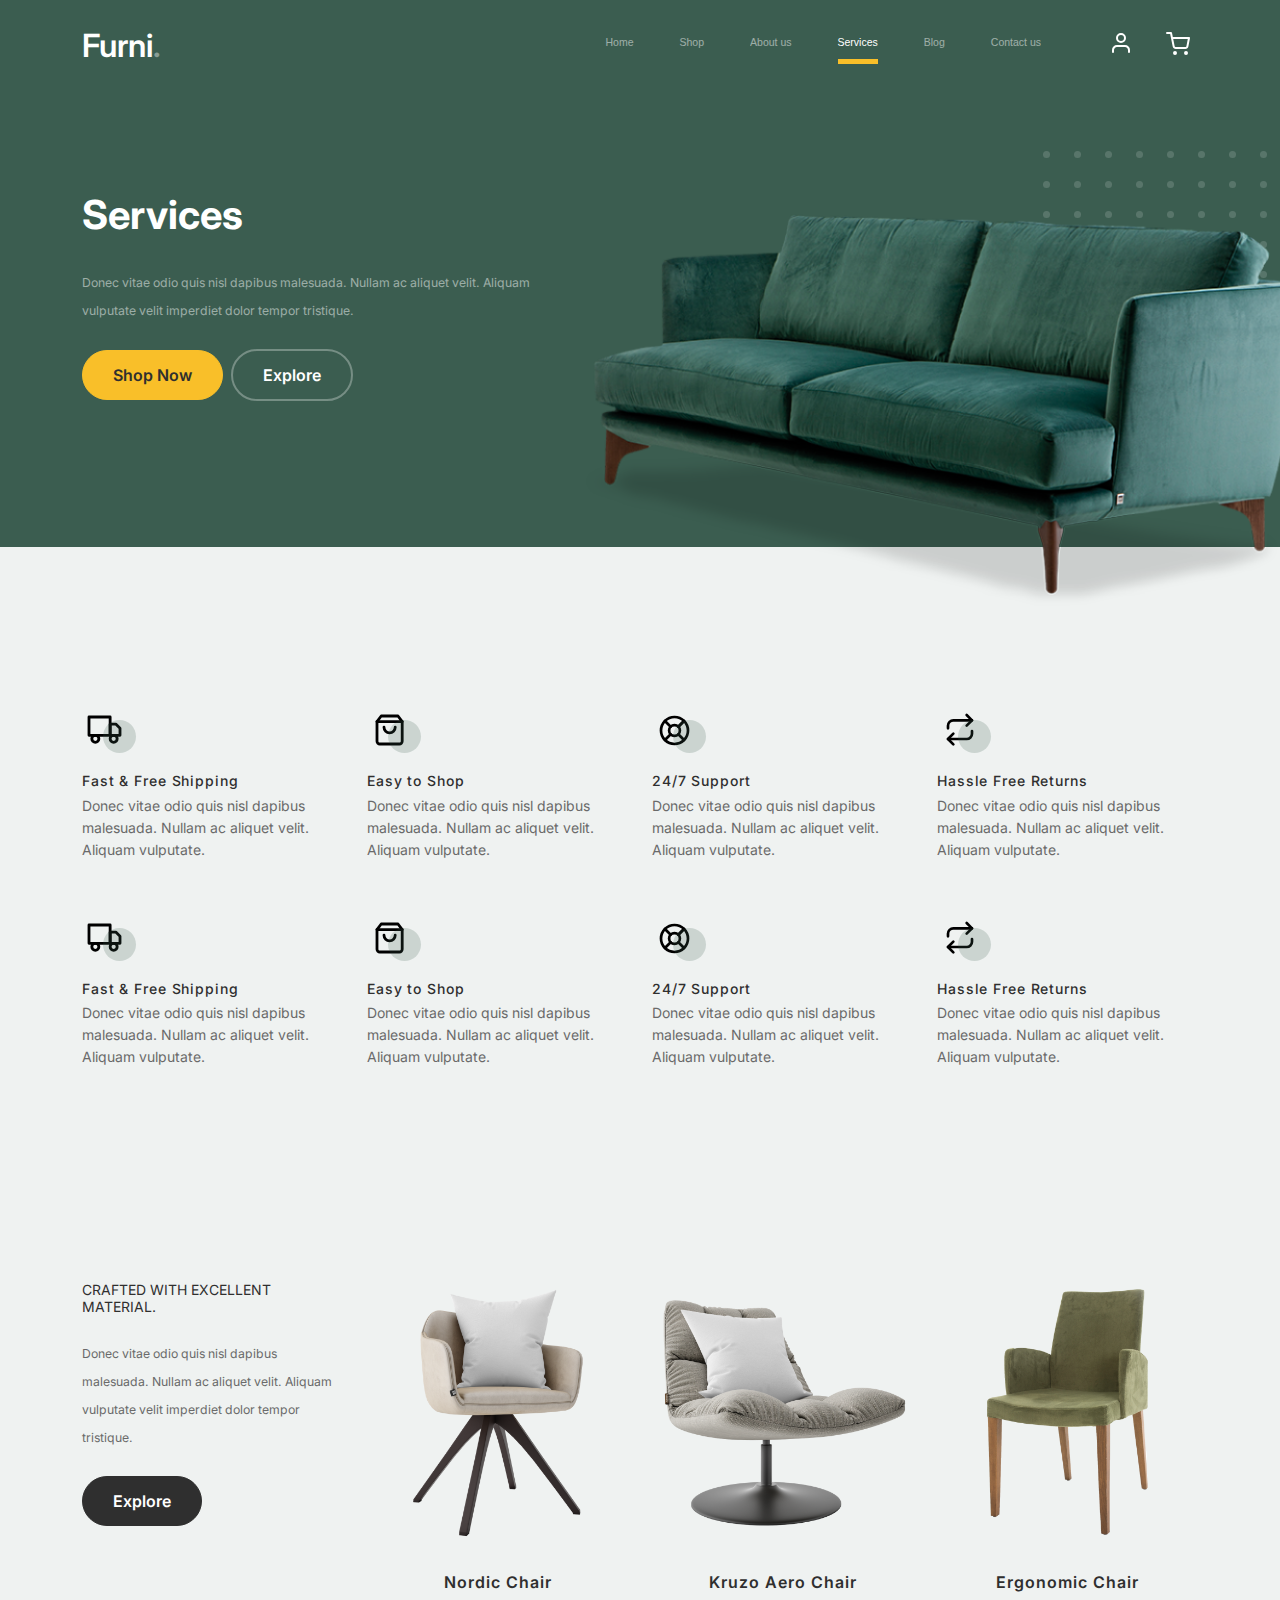
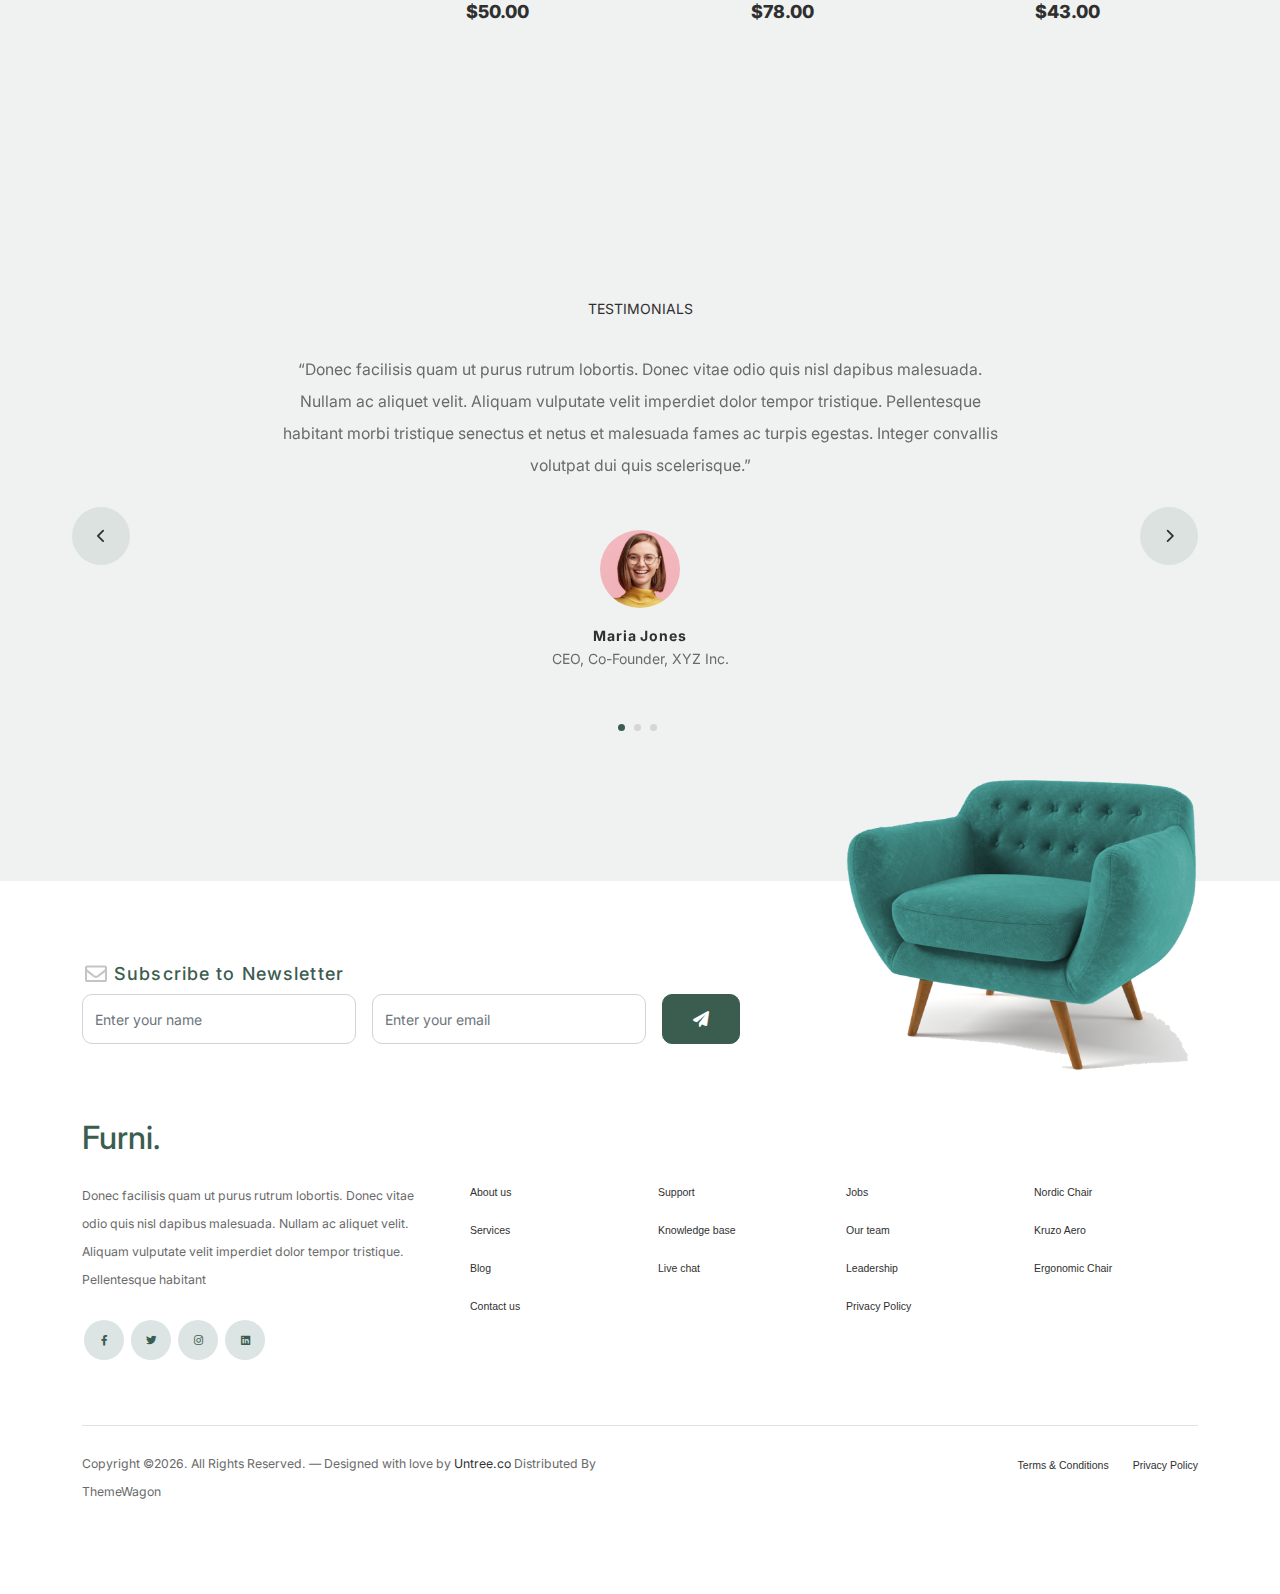
<file: services.html>
<!-- /*
* Bootstrap 5
* Template Name: Furni
* Template Author: Untree.co
* Template URI: https://untree.co/
* License: https://creativecommons.org/licenses/by/3.0/
*/ -->
<!doctype html>
<html lang="en">
<head>
  <meta charset="utf-8">
  <meta name="viewport" content="width=device-width, initial-scale=1, shrink-to-fit=no">
  <meta name="author" content="Untree.co">
  <link rel="shortcut icon" href="favicon.png">

  <meta name="description" content="" />
  <meta name="keywords" content="bootstrap, bootstrap4" />

		<!-- Bootstrap CSS -->
		<link href="css/bootstrap.min.css" rel="stylesheet">
		<link href="https://cdnjs.cloudflare.com/ajax/libs/font-awesome/6.0.0-beta3/css/all.min.css" rel="stylesheet">
		<link href="css/tiny-slider.css" rel="stylesheet">
		<link href="css/style.css" rel="stylesheet">
		<title>Furni Free Bootstrap 5 Template for Furniture and Interior Design Websites by Untree.co </title>
	</head>

	<body>

		<!-- Start Header/Navigation -->
		<nav class="custom-navbar navbar navbar navbar-expand-md navbar-dark bg-dark" arial-label="Furni navigation bar">

			<div class="container">
				<a class="navbar-brand" href="index.html">Furni<span>.</span></a>

				<button class="navbar-toggler" type="button" data-bs-toggle="collapse" data-bs-target="#navbarsFurni" aria-controls="navbarsFurni" aria-expanded="false" aria-label="Toggle navigation">
					<span class="navbar-toggler-icon"></span>
				</button>

				<div class="collapse navbar-collapse" id="navbarsFurni">
					<ul class="custom-navbar-nav navbar-nav ms-auto mb-2 mb-md-0">
						<li class="nav-item">
							<a class="nav-link" href="index.html">Home</a>
						</li>
						<li><a class="nav-link" href="shop.html">Shop</a></li>
						<li><a class="nav-link" href="about.html">About us</a></li>
						<li class="active"><a class="nav-link" href="services.html">Services</a></li>
						<li><a class="nav-link" href="blog.html">Blog</a></li>
						<li><a class="nav-link" href="contact.html">Contact us</a></li>
					</ul>

					<ul class="custom-navbar-cta navbar-nav mb-2 mb-md-0 ms-5">
						<li><a class="nav-link" href="#"><img src="images/user.svg"></a></li>
						<li><a class="nav-link" href="cart.html"><img src="images/cart.svg"></a></li>
					</ul>
				</div>
			</div>
				
		</nav>
		<!-- End Header/Navigation -->

		<!-- Start Hero Section -->
			<div class="hero">
				<div class="container">
					<div class="row justify-content-between">
						<div class="col-lg-5">
							<div class="intro-excerpt">
								<h1>Services</h1>
								<p class="mb-4">Donec vitae odio quis nisl dapibus malesuada. Nullam ac aliquet velit. Aliquam vulputate velit imperdiet dolor tempor tristique.</p>
								<p><a href="" class="btn btn-secondary me-2">Shop Now</a><a href="#" class="btn btn-white-outline">Explore</a></p>
							</div>
						</div>
						<div class="col-lg-7">
							<div class="hero-img-wrap">
								<img src="images/couch.png" class="img-fluid">
							</div>
						</div>
					</div>
				</div>
			</div>
		<!-- End Hero Section -->

		

		<!-- Start Why Choose Us Section -->
		<div class="why-choose-section">
			<div class="container">
				
				
				<div class="row my-5">
					<div class="col-6 col-md-6 col-lg-3 mb-4">
						<div class="feature">
							<div class="icon">
								<img src="images/truck.svg" alt="Image" class="imf-fluid">
							</div>
							<h3>Fast &amp; Free Shipping</h3>
							<p>Donec vitae odio quis nisl dapibus malesuada. Nullam ac aliquet velit. Aliquam vulputate.</p>
						</div>
					</div>

					<div class="col-6 col-md-6 col-lg-3 mb-4">
						<div class="feature">
							<div class="icon">
								<img src="images/bag.svg" alt="Image" class="imf-fluid">
							</div>
							<h3>Easy to Shop</h3>
							<p>Donec vitae odio quis nisl dapibus malesuada. Nullam ac aliquet velit. Aliquam vulputate.</p>
						</div>
					</div>

					<div class="col-6 col-md-6 col-lg-3 mb-4">
						<div class="feature">
							<div class="icon">
								<img src="images/support.svg" alt="Image" class="imf-fluid">
							</div>
							<h3>24/7 Support</h3>
							<p>Donec vitae odio quis nisl dapibus malesuada. Nullam ac aliquet velit. Aliquam vulputate.</p>
						</div>
					</div>

					<div class="col-6 col-md-6 col-lg-3 mb-4">
						<div class="feature">
							<div class="icon">
								<img src="images/return.svg" alt="Image" class="imf-fluid">
							</div>
							<h3>Hassle Free Returns</h3>
							<p>Donec vitae odio quis nisl dapibus malesuada. Nullam ac aliquet velit. Aliquam vulputate.</p>
						</div>
					</div>

					<div class="col-6 col-md-6 col-lg-3 mb-4">
						<div class="feature">
							<div class="icon">
								<img src="images/truck.svg" alt="Image" class="imf-fluid">
							</div>
							<h3>Fast &amp; Free Shipping</h3>
							<p>Donec vitae odio quis nisl dapibus malesuada. Nullam ac aliquet velit. Aliquam vulputate.</p>
						</div>
					</div>

					<div class="col-6 col-md-6 col-lg-3 mb-4">
						<div class="feature">
							<div class="icon">
								<img src="images/bag.svg" alt="Image" class="imf-fluid">
							</div>
							<h3>Easy to Shop</h3>
							<p>Donec vitae odio quis nisl dapibus malesuada. Nullam ac aliquet velit. Aliquam vulputate.</p>
						</div>
					</div>

					<div class="col-6 col-md-6 col-lg-3 mb-4">
						<div class="feature">
							<div class="icon">
								<img src="images/support.svg" alt="Image" class="imf-fluid">
							</div>
							<h3>24/7 Support</h3>
							<p>Donec vitae odio quis nisl dapibus malesuada. Nullam ac aliquet velit. Aliquam vulputate.</p>
						</div>
					</div>

					<div class="col-6 col-md-6 col-lg-3 mb-4">
						<div class="feature">
							<div class="icon">
								<img src="images/return.svg" alt="Image" class="imf-fluid">
							</div>
							<h3>Hassle Free Returns</h3>
							<p>Donec vitae odio quis nisl dapibus malesuada. Nullam ac aliquet velit. Aliquam vulputate.</p>
						</div>
					</div>

				</div>
			
			</div>
		</div>
		<!-- End Why Choose Us Section -->

		<!-- Start Product Section -->
		<div class="product-section pt-0">
			<div class="container">
				<div class="row">

					<!-- Start Column 1 -->
					<div class="col-md-12 col-lg-3 mb-5 mb-lg-0">
						<h2 class="mb-4 section-title">Crafted with excellent material.</h2>
						<p class="mb-4">Donec vitae odio quis nisl dapibus malesuada. Nullam ac aliquet velit. Aliquam vulputate velit imperdiet dolor tempor tristique. </p>
						<p><a href="#" class="btn">Explore</a></p>
					</div> 
					<!-- End Column 1 -->

					<!-- Start Column 2 -->
					<div class="col-12 col-md-4 col-lg-3 mb-5 mb-md-0">
						<a class="product-item" href="#">
							<img src="images/product-1.png" class="img-fluid product-thumbnail">
							<h3 class="product-title">Nordic Chair</h3>
							<strong class="product-price">$50.00</strong>

							<span class="icon-cross">
								<img src="images/cross.svg" class="img-fluid">
							</span>
						</a>
					</div> 
					<!-- End Column 2 -->

					<!-- Start Column 3 -->
					<div class="col-12 col-md-4 col-lg-3 mb-5 mb-md-0">
						<a class="product-item" href="#">
							<img src="images/product-2.png" class="img-fluid product-thumbnail">
							<h3 class="product-title">Kruzo Aero Chair</h3>
							<strong class="product-price">$78.00</strong>

							<span class="icon-cross">
								<img src="images/cross.svg" class="img-fluid">
							</span>
						</a>
					</div>
					<!-- End Column 3 -->

					<!-- Start Column 4 -->
					<div class="col-12 col-md-4 col-lg-3 mb-5 mb-md-0">
						<a class="product-item" href="#">
							<img src="images/product-3.png" class="img-fluid product-thumbnail">
							<h3 class="product-title">Ergonomic Chair</h3>
							<strong class="product-price">$43.00</strong>

							<span class="icon-cross">
								<img src="images/cross.svg" class="img-fluid">
							</span>
						</a>
					</div>
					<!-- End Column 4 -->

				</div>
			</div>
		</div>
		<!-- End Product Section -->

		

		<!-- Start Testimonial Slider -->
		<div class="testimonial-section before-footer-section">
			<div class="container">
				<div class="row">
					<div class="col-lg-7 mx-auto text-center">
						<h2 class="section-title">Testimonials</h2>
					</div>
				</div>

				<div class="row justify-content-center">
					<div class="col-lg-12">
						<div class="testimonial-slider-wrap text-center">

							<div id="testimonial-nav">
								<span class="prev" data-controls="prev"><span class="fa fa-chevron-left"></span></span>
								<span class="next" data-controls="next"><span class="fa fa-chevron-right"></span></span>
							</div>

							<div class="testimonial-slider">
								
								<div class="item">
									<div class="row justify-content-center">
										<div class="col-lg-8 mx-auto">

											<div class="testimonial-block text-center">
												<blockquote class="mb-5">
													<p>&ldquo;Donec facilisis quam ut purus rutrum lobortis. Donec vitae odio quis nisl dapibus malesuada. Nullam ac aliquet velit. Aliquam vulputate velit imperdiet dolor tempor tristique. Pellentesque habitant morbi tristique senectus et netus et malesuada fames ac turpis egestas. Integer convallis volutpat dui quis scelerisque.&rdquo;</p>
												</blockquote>

												<div class="author-info">
													<div class="author-pic">
														<img src="images/person-1.png" alt="Maria Jones" class="img-fluid">
													</div>
													<h3 class="font-weight-bold">Maria Jones</h3>
													<span class="position d-block mb-3">CEO, Co-Founder, XYZ Inc.</span>
												</div>
											</div>

										</div>
									</div>
								</div> 
								<!-- END item -->

								<div class="item">
									<div class="row justify-content-center">
										<div class="col-lg-8 mx-auto">

											<div class="testimonial-block text-center">
												<blockquote class="mb-5">
													<p>&ldquo;Donec facilisis quam ut purus rutrum lobortis. Donec vitae odio quis nisl dapibus malesuada. Nullam ac aliquet velit. Aliquam vulputate velit imperdiet dolor tempor tristique. Pellentesque habitant morbi tristique senectus et netus et malesuada fames ac turpis egestas. Integer convallis volutpat dui quis scelerisque.&rdquo;</p>
												</blockquote>

												<div class="author-info">
													<div class="author-pic">
														<img src="images/person-1.png" alt="Maria Jones" class="img-fluid">
													</div>
													<h3 class="font-weight-bold">Maria Jones</h3>
													<span class="position d-block mb-3">CEO, Co-Founder, XYZ Inc.</span>
												</div>
											</div>

										</div>
									</div>
								</div> 
								<!-- END item -->

								<div class="item">
									<div class="row justify-content-center">
										<div class="col-lg-8 mx-auto">

											<div class="testimonial-block text-center">
												<blockquote class="mb-5">
													<p>&ldquo;Donec facilisis quam ut purus rutrum lobortis. Donec vitae odio quis nisl dapibus malesuada. Nullam ac aliquet velit. Aliquam vulputate velit imperdiet dolor tempor tristique. Pellentesque habitant morbi tristique senectus et netus et malesuada fames ac turpis egestas. Integer convallis volutpat dui quis scelerisque.&rdquo;</p>
												</blockquote>

												<div class="author-info">
													<div class="author-pic">
														<img src="images/person-1.png" alt="Maria Jones" class="img-fluid">
													</div>
													<h3 class="font-weight-bold">Maria Jones</h3>
													<span class="position d-block mb-3">CEO, Co-Founder, XYZ Inc.</span>
												</div>
											</div>

										</div>
									</div>
								</div> 
								<!-- END item -->

							</div>

						</div>
					</div>
				</div>
			</div>
		</div>
		<!-- End Testimonial Slider -->

		

		<!-- Start Footer Section -->
		<footer class="footer-section">
			<div class="container relative">

				<div class="sofa-img">
					<img src="images/sofa.png" alt="Image" class="img-fluid">
				</div>

				<div class="row">
					<div class="col-lg-8">
						<div class="subscription-form">
							<h3 class="d-flex align-items-center"><span class="me-1"><img src="images/envelope-outline.svg" alt="Image" class="img-fluid"></span><span>Subscribe to Newsletter</span></h3>

							<form action="#" class="row g-3">
								<div class="col-auto">
									<input type="text" class="form-control" placeholder="Enter your name">
								</div>
								<div class="col-auto">
									<input type="email" class="form-control" placeholder="Enter your email">
								</div>
								<div class="col-auto">
									<button class="btn btn-primary">
										<span class="fa fa-paper-plane"></span>
									</button>
								</div>
							</form>

						</div>
					</div>
				</div>

				<div class="row g-5 mb-5">
					<div class="col-lg-4">
						<div class="mb-4 footer-logo-wrap"><a href="#" class="footer-logo">Furni<span>.</span></a></div>
						<p class="mb-4">Donec facilisis quam ut purus rutrum lobortis. Donec vitae odio quis nisl dapibus malesuada. Nullam ac aliquet velit. Aliquam vulputate velit imperdiet dolor tempor tristique. Pellentesque habitant</p>

						<ul class="list-unstyled custom-social">
							<li><a href="#"><span class="fa fa-brands fa-facebook-f"></span></a></li>
							<li><a href="#"><span class="fa fa-brands fa-twitter"></span></a></li>
							<li><a href="#"><span class="fa fa-brands fa-instagram"></span></a></li>
							<li><a href="#"><span class="fa fa-brands fa-linkedin"></span></a></li>
						</ul>
					</div>

					<div class="col-lg-8">
						<div class="row links-wrap">
							<div class="col-6 col-sm-6 col-md-3">
								<ul class="list-unstyled">
									<li><a href="#">About us</a></li>
									<li><a href="#">Services</a></li>
									<li><a href="#">Blog</a></li>
									<li><a href="#">Contact us</a></li>
								</ul>
							</div>

							<div class="col-6 col-sm-6 col-md-3">
								<ul class="list-unstyled">
									<li><a href="#">Support</a></li>
									<li><a href="#">Knowledge base</a></li>
									<li><a href="#">Live chat</a></li>
								</ul>
							</div>

							<div class="col-6 col-sm-6 col-md-3">
								<ul class="list-unstyled">
									<li><a href="#">Jobs</a></li>
									<li><a href="#">Our team</a></li>
									<li><a href="#">Leadership</a></li>
									<li><a href="#">Privacy Policy</a></li>
								</ul>
							</div>

							<div class="col-6 col-sm-6 col-md-3">
								<ul class="list-unstyled">
									<li><a href="#">Nordic Chair</a></li>
									<li><a href="#">Kruzo Aero</a></li>
									<li><a href="#">Ergonomic Chair</a></li>
								</ul>
							</div>
						</div>
					</div>

				</div>

				<div class="border-top copyright">
					<div class="row pt-4">
						<div class="col-lg-6">
							<p class="mb-2 text-center text-lg-start">Copyright &copy;<script>document.write(new Date().getFullYear());</script>. All Rights Reserved. &mdash; Designed with love by <a href="https://untree.co">Untree.co</a> Distributed By <a hreff="https://themewagon.com">ThemeWagon</a> <!-- License information: https://untree.co/license/ -->
            </p>
						</div>

						<div class="col-lg-6 text-center text-lg-end">
							<ul class="list-unstyled d-inline-flex ms-auto">
								<li class="me-4"><a href="#">Terms &amp; Conditions</a></li>
								<li><a href="#">Privacy Policy</a></li>
							</ul>
						</div>

					</div>
				</div>

			</div>
		</footer>
		<!-- End Footer Section -->	


		<script src="js/bootstrap.bundle.min.js"></script>
		<script src="js/tiny-slider.js"></script>
		<script src="js/custom.js"></script>
	</body>

</html>
</file>
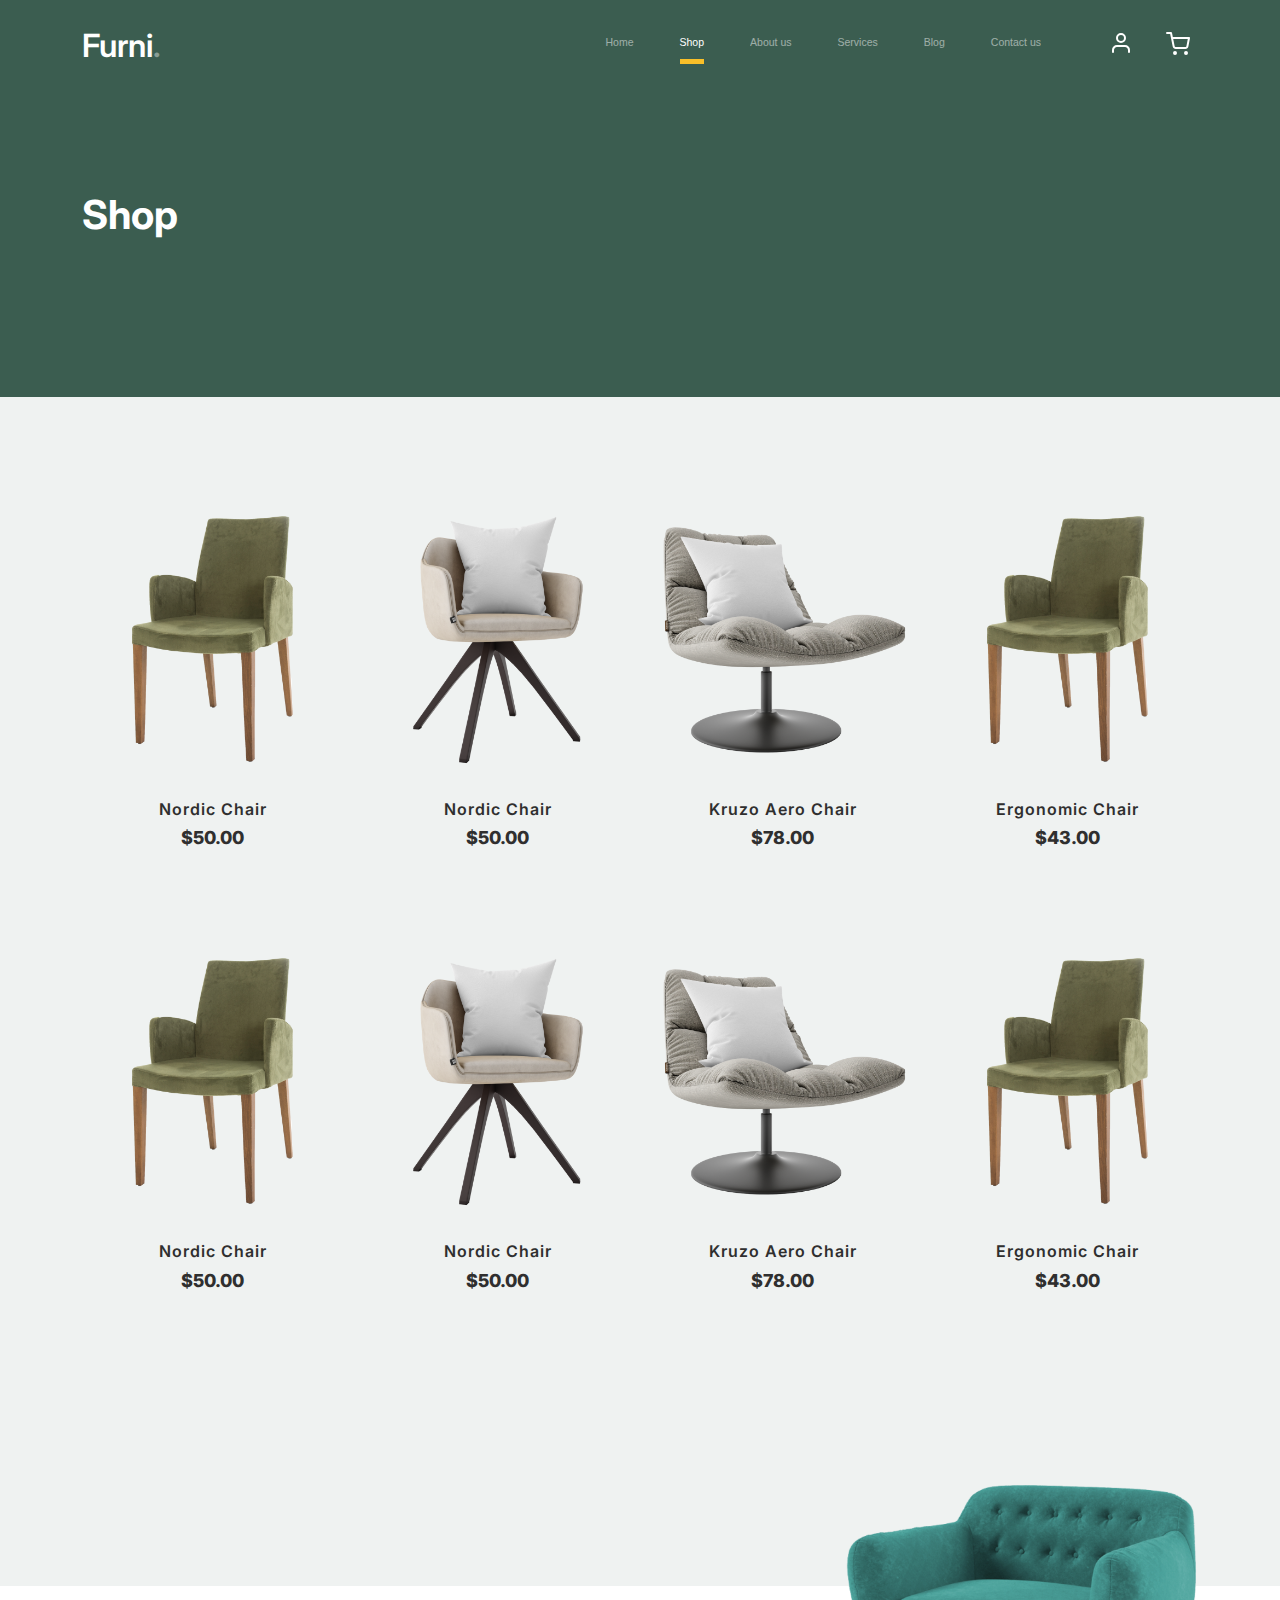
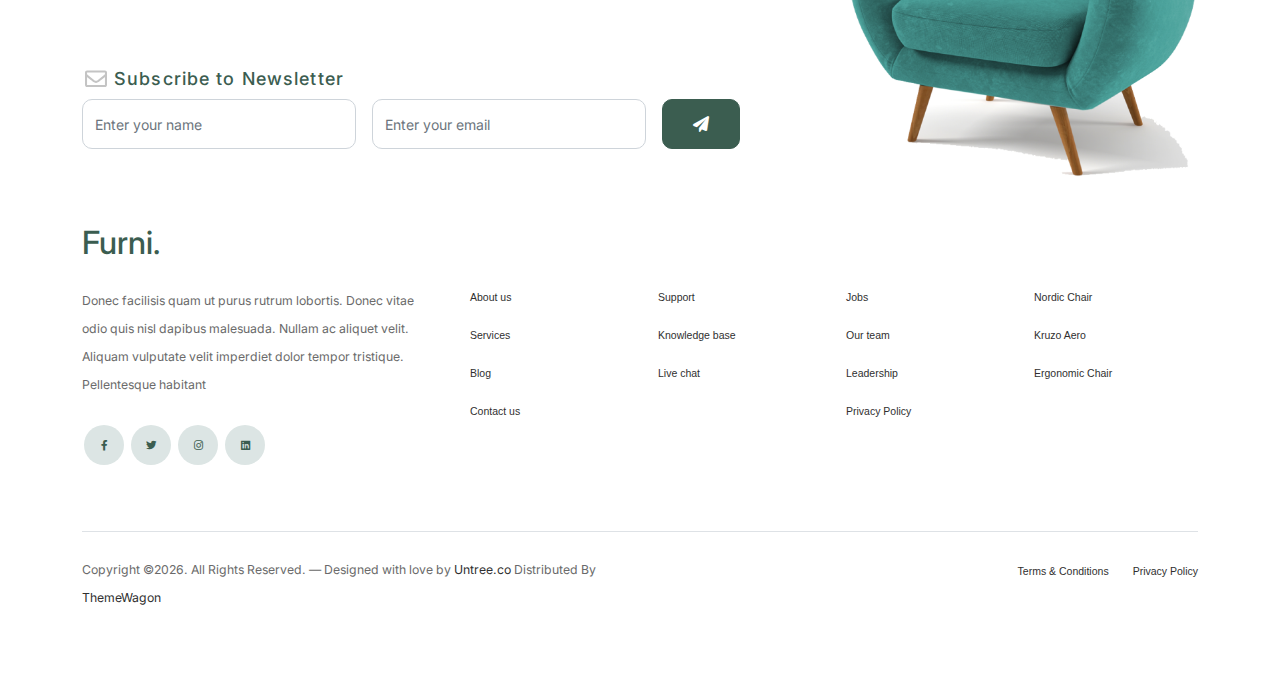
<file: shop.html>
<!-- /*
* Bootstrap 5
* Template Name: Furni
* Template Author: Untree.co
* Template URI: https://untree.co/
* License: https://creativecommons.org/licenses/by/3.0/
*/ -->
<!doctype html>
<html lang="en">
<head>
  <meta charset="utf-8">
  <meta name="viewport" content="width=device-width, initial-scale=1, shrink-to-fit=no">
  <meta name="author" content="Untree.co">
  <link rel="shortcut icon" href="favicon.png">

  <meta name="description" content="" />
  <meta name="keywords" content="bootstrap, bootstrap4" />

		<!-- Bootstrap CSS -->
		<link href="css/bootstrap.min.css" rel="stylesheet">
		<link href="https://cdnjs.cloudflare.com/ajax/libs/font-awesome/6.0.0-beta3/css/all.min.css" rel="stylesheet">
		<link href="css/tiny-slider.css" rel="stylesheet">
		<link href="css/style.css" rel="stylesheet">
		<title>Furni Free Bootstrap 5 Template for Furniture and Interior Design Websites by Untree.co </title>
	</head>

	<body>

		<!-- Start Header/Navigation -->
		<nav class="custom-navbar navbar navbar navbar-expand-md navbar-dark bg-dark" arial-label="Furni navigation bar">

			<div class="container">
				<a class="navbar-brand" href="index.html">Furni<span>.</span></a>

				<button class="navbar-toggler" type="button" data-bs-toggle="collapse" data-bs-target="#navbarsFurni" aria-controls="navbarsFurni" aria-expanded="false" aria-label="Toggle navigation">
					<span class="navbar-toggler-icon"></span>
				</button>

				<div class="collapse navbar-collapse" id="navbarsFurni">
					<ul class="custom-navbar-nav navbar-nav ms-auto mb-2 mb-md-0">
						<li class="nav-item ">
							<a class="nav-link" href="index.html">Home</a>
						</li>
						<li class="active"><a class="nav-link" href="shop.html">Shop</a></li>
						<li><a class="nav-link" href="about.html">About us</a></li>
						<li><a class="nav-link" href="services.html">Services</a></li>
						<li><a class="nav-link" href="blog.html">Blog</a></li>
						<li><a class="nav-link" href="contact.html">Contact us</a></li>
					</ul>

					<ul class="custom-navbar-cta navbar-nav mb-2 mb-md-0 ms-5">
						<li><a class="nav-link" href="#"><img src="images/user.svg"></a></li>
						<li><a class="nav-link" href="cart.html"><img src="images/cart.svg"></a></li>
					</ul>
				</div>
			</div>
				
		</nav>
		<!-- End Header/Navigation -->

		<!-- Start Hero Section -->
			<div class="hero">
				<div class="container">
					<div class="row justify-content-between">
						<div class="col-lg-5">
							<div class="intro-excerpt">
								<h1>Shop</h1>
							</div>
						</div>
						<div class="col-lg-7">
							
						</div>
					</div>
				</div>
			</div>
		<!-- End Hero Section -->

		

		<div class="untree_co-section product-section before-footer-section">
		    <div class="container">
		      	<div class="row">

		      		<!-- Start Column 1 -->
					<div class="col-12 col-md-4 col-lg-3 mb-5">
						<a class="product-item" href="#">
							<img src="images/product-3.png" class="img-fluid product-thumbnail">
							<h3 class="product-title">Nordic Chair</h3>
							<strong class="product-price">$50.00</strong>

							<span class="icon-cross">
								<img src="images/cross.svg" class="img-fluid">
							</span>
						</a>
					</div> 
					<!-- End Column 1 -->
						
					<!-- Start Column 2 -->
					<div class="col-12 col-md-4 col-lg-3 mb-5">
						<a class="product-item" href="#">
							<img src="images/product-1.png" class="img-fluid product-thumbnail">
							<h3 class="product-title">Nordic Chair</h3>
							<strong class="product-price">$50.00</strong>

							<span class="icon-cross">
								<img src="images/cross.svg" class="img-fluid">
							</span>
						</a>
					</div> 
					<!-- End Column 2 -->

					<!-- Start Column 3 -->
					<div class="col-12 col-md-4 col-lg-3 mb-5">
						<a class="product-item" href="#">
							<img src="images/product-2.png" class="img-fluid product-thumbnail">
							<h3 class="product-title">Kruzo Aero Chair</h3>
							<strong class="product-price">$78.00</strong>

							<span class="icon-cross">
								<img src="images/cross.svg" class="img-fluid">
							</span>
						</a>
					</div>
					<!-- End Column 3 -->

					<!-- Start Column 4 -->
					<div class="col-12 col-md-4 col-lg-3 mb-5">
						<a class="product-item" href="#">
							<img src="images/product-3.png" class="img-fluid product-thumbnail">
							<h3 class="product-title">Ergonomic Chair</h3>
							<strong class="product-price">$43.00</strong>

							<span class="icon-cross">
								<img src="images/cross.svg" class="img-fluid">
							</span>
						</a>
					</div>
					<!-- End Column 4 -->


					<!-- Start Column 1 -->
					<div class="col-12 col-md-4 col-lg-3 mb-5">
						<a class="product-item" href="#">
							<img src="images/product-3.png" class="img-fluid product-thumbnail">
							<h3 class="product-title">Nordic Chair</h3>
							<strong class="product-price">$50.00</strong>

							<span class="icon-cross">
								<img src="images/cross.svg" class="img-fluid">
							</span>
						</a>
					</div> 
					<!-- End Column 1 -->
						
					<!-- Start Column 2 -->
					<div class="col-12 col-md-4 col-lg-3 mb-5">
						<a class="product-item" href="#">
							<img src="images/product-1.png" class="img-fluid product-thumbnail">
							<h3 class="product-title">Nordic Chair</h3>
							<strong class="product-price">$50.00</strong>

							<span class="icon-cross">
								<img src="images/cross.svg" class="img-fluid">
							</span>
						</a>
					</div> 
					<!-- End Column 2 -->

					<!-- Start Column 3 -->
					<div class="col-12 col-md-4 col-lg-3 mb-5">
						<a class="product-item" href="#">
							<img src="images/product-2.png" class="img-fluid product-thumbnail">
							<h3 class="product-title">Kruzo Aero Chair</h3>
							<strong class="product-price">$78.00</strong>

							<span class="icon-cross">
								<img src="images/cross.svg" class="img-fluid">
							</span>
						</a>
					</div>
					<!-- End Column 3 -->

					<!-- Start Column 4 -->
					<div class="col-12 col-md-4 col-lg-3 mb-5">
						<a class="product-item" href="#">
							<img src="images/product-3.png" class="img-fluid product-thumbnail">
							<h3 class="product-title">Ergonomic Chair</h3>
							<strong class="product-price">$43.00</strong>

							<span class="icon-cross">
								<img src="images/cross.svg" class="img-fluid">
							</span>
						</a>
					</div>
					<!-- End Column 4 -->

		      	</div>
		    </div>
		</div>


		<!-- Start Footer Section -->
		<footer class="footer-section">
			<div class="container relative">

				<div class="sofa-img">
					<img src="images/sofa.png" alt="Image" class="img-fluid">
				</div>

				<div class="row">
					<div class="col-lg-8">
						<div class="subscription-form">
							<h3 class="d-flex align-items-center"><span class="me-1"><img src="images/envelope-outline.svg" alt="Image" class="img-fluid"></span><span>Subscribe to Newsletter</span></h3>

							<form action="#" class="row g-3">
								<div class="col-auto">
									<input type="text" class="form-control" placeholder="Enter your name">
								</div>
								<div class="col-auto">
									<input type="email" class="form-control" placeholder="Enter your email">
								</div>
								<div class="col-auto">
									<button class="btn btn-primary">
										<span class="fa fa-paper-plane"></span>
									</button>
								</div>
							</form>

						</div>
					</div>
				</div>

				<div class="row g-5 mb-5">
					<div class="col-lg-4">
						<div class="mb-4 footer-logo-wrap"><a href="#" class="footer-logo">Furni<span>.</span></a></div>
						<p class="mb-4">Donec facilisis quam ut purus rutrum lobortis. Donec vitae odio quis nisl dapibus malesuada. Nullam ac aliquet velit. Aliquam vulputate velit imperdiet dolor tempor tristique. Pellentesque habitant</p>

						<ul class="list-unstyled custom-social">
							<li><a href="#"><span class="fa fa-brands fa-facebook-f"></span></a></li>
							<li><a href="#"><span class="fa fa-brands fa-twitter"></span></a></li>
							<li><a href="#"><span class="fa fa-brands fa-instagram"></span></a></li>
							<li><a href="#"><span class="fa fa-brands fa-linkedin"></span></a></li>
						</ul>
					</div>

					<div class="col-lg-8">
						<div class="row links-wrap">
							<div class="col-6 col-sm-6 col-md-3">
								<ul class="list-unstyled">
									<li><a href="#">About us</a></li>
									<li><a href="#">Services</a></li>
									<li><a href="#">Blog</a></li>
									<li><a href="#">Contact us</a></li>
								</ul>
							</div>

							<div class="col-6 col-sm-6 col-md-3">
								<ul class="list-unstyled">
									<li><a href="#">Support</a></li>
									<li><a href="#">Knowledge base</a></li>
									<li><a href="#">Live chat</a></li>
								</ul>
							</div>

							<div class="col-6 col-sm-6 col-md-3">
								<ul class="list-unstyled">
									<li><a href="#">Jobs</a></li>
									<li><a href="#">Our team</a></li>
									<li><a href="#">Leadership</a></li>
									<li><a href="#">Privacy Policy</a></li>
								</ul>
							</div>

							<div class="col-6 col-sm-6 col-md-3">
								<ul class="list-unstyled">
									<li><a href="#">Nordic Chair</a></li>
									<li><a href="#">Kruzo Aero</a></li>
									<li><a href="#">Ergonomic Chair</a></li>
								</ul>
							</div>
						</div>
					</div>

				</div>

				<div class="border-top copyright">
					<div class="row pt-4">
						<div class="col-lg-6">
							<p class="mb-2 text-center text-lg-start">Copyright &copy;<script>document.write(new Date().getFullYear());</script>. All Rights Reserved. &mdash; Designed with love by <a href="https://untree.co">Untree.co</a>  Distributed By <a href="https://themewagon.com">ThemeWagon</a> <!-- License information: https://untree.co/license/ -->
            </p>
						</div>

						<div class="col-lg-6 text-center text-lg-end">
							<ul class="list-unstyled d-inline-flex ms-auto">
								<li class="me-4"><a href="#">Terms &amp; Conditions</a></li>
								<li><a href="#">Privacy Policy</a></li>
							</ul>
						</div>

					</div>
				</div>

			</div>
		</footer>
		<!-- End Footer Section -->	


		<script src="js/bootstrap.bundle.min.js"></script>
		<script src="js/tiny-slider.js"></script>
		<script src="js/custom.js"></script>
	</body>

</html>
</file>
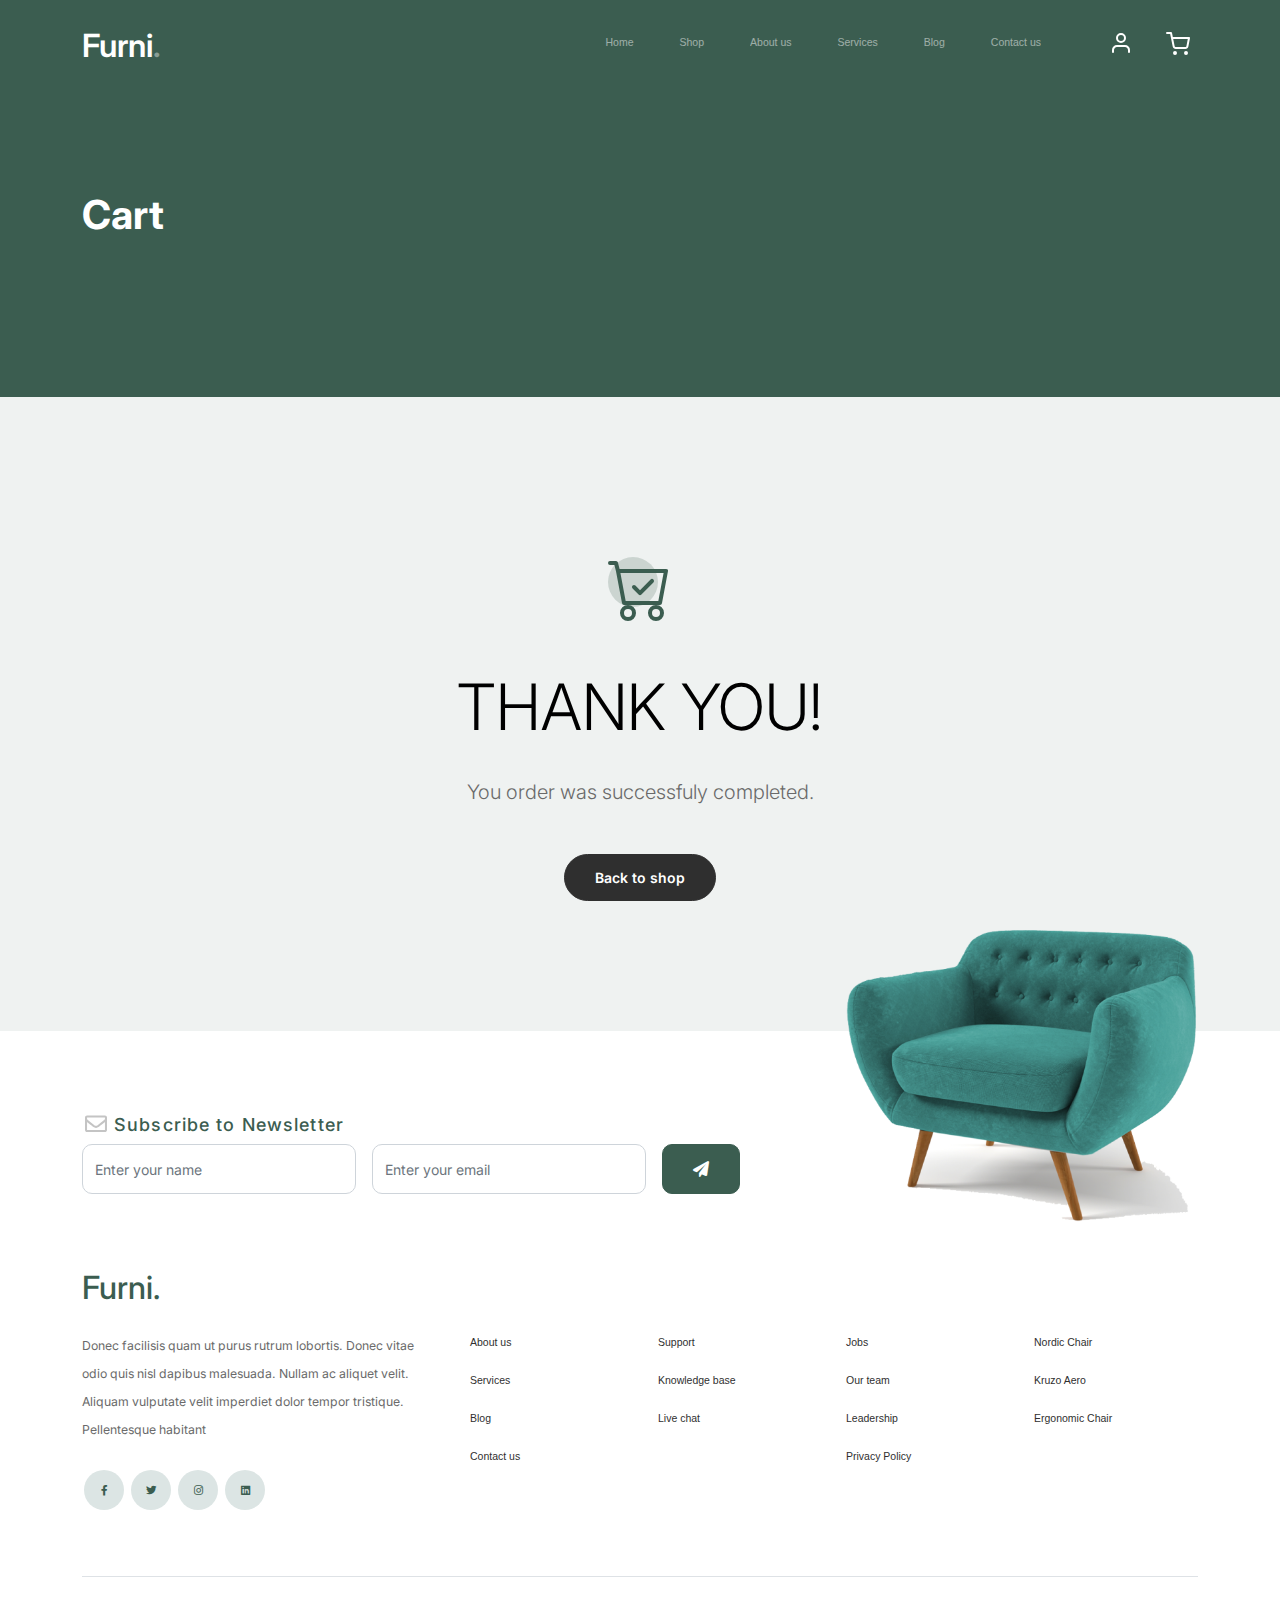
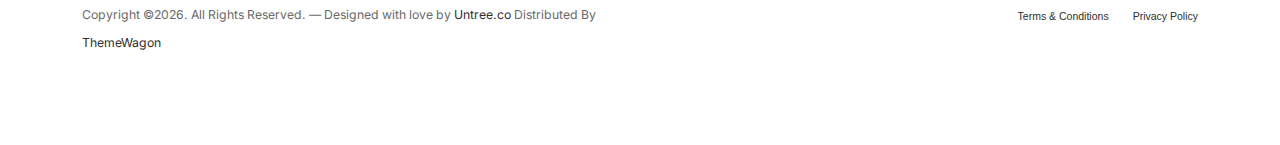
<file: thankyou.html>
<!-- /*
* Bootstrap 5
* Template Name: Furni
* Template Author: Untree.co
* Template URI: https://untree.co/
* License: https://creativecommons.org/licenses/by/3.0/
*/ -->
<!doctype html>
<html lang="en">
<head>
  <meta charset="utf-8">
  <meta name="viewport" content="width=device-width, initial-scale=1, shrink-to-fit=no">
  <meta name="author" content="Untree.co">
  <link rel="shortcut icon" href="favicon.png">

  <meta name="description" content="" />
  <meta name="keywords" content="bootstrap, bootstrap4" />

		<!-- Bootstrap CSS -->
		<link href="css/bootstrap.min.css" rel="stylesheet">
		<link href="https://cdnjs.cloudflare.com/ajax/libs/font-awesome/6.0.0-beta3/css/all.min.css" rel="stylesheet">
		<link href="css/tiny-slider.css" rel="stylesheet">
		<link href="css/style.css" rel="stylesheet">
		<title>Furni Free Bootstrap 5 Template for Furniture and Interior Design Websites by Untree.co </title>
	</head>

	<body>

		<!-- Start Header/Navigation -->
		<nav class="custom-navbar navbar navbar navbar-expand-md navbar-dark bg-dark" arial-label="Furni navigation bar">

			<div class="container">
				<a class="navbar-brand" href="index.html">Furni<span>.</span></a>

				<button class="navbar-toggler" type="button" data-bs-toggle="collapse" data-bs-target="#navbarsFurni" aria-controls="navbarsFurni" aria-expanded="false" aria-label="Toggle navigation">
					<span class="navbar-toggler-icon"></span>
				</button>

				<div class="collapse navbar-collapse" id="navbarsFurni">
					<ul class="custom-navbar-nav navbar-nav ms-auto mb-2 mb-md-0">
						<li class="nav-item ">
							<a class="nav-link" href="index.html">Home</a>
						</li>
						<li><a class="nav-link" href="shop.html">Shop</a></li>
						<li><a class="nav-link" href="about.html">About us</a></li>
						<li><a class="nav-link" href="services.html">Services</a></li>
						<li><a class="nav-link" href="blog.html">Blog</a></li>
						<li><a class="nav-link" href="contact.html">Contact us</a></li>
					</ul>

					<ul class="custom-navbar-cta navbar-nav mb-2 mb-md-0 ms-5">
						<li><a class="nav-link" href="#"><img src="images/user.svg"></a></li>
						<li><a class="nav-link" href="cart.html"><img src="images/cart.svg"></a></li>
					</ul>
				</div>
			</div>
				
		</nav>
		<!-- End Header/Navigation -->

		<!-- Start Hero Section -->
			<div class="hero">
				<div class="container">
					<div class="row justify-content-between">
						<div class="col-lg-5">
							<div class="intro-excerpt">
								<h1>Cart</h1>
							</div>
						</div>
						<div class="col-lg-7">
							
						</div>
					</div>
				</div>
			</div>
		<!-- End Hero Section -->

		

		<div class="untree_co-section">
    <div class="container">
      <div class="row">
        <div class="col-md-12 text-center pt-5">
          <span class="display-3 thankyou-icon text-primary">
            <svg width="1em" height="1em" viewBox="0 0 16 16" class="bi bi-cart-check mb-5" fill="currentColor" xmlns="http://www.w3.org/2000/svg">
              <path fill-rule="evenodd" d="M11.354 5.646a.5.5 0 0 1 0 .708l-3 3a.5.5 0 0 1-.708 0l-1.5-1.5a.5.5 0 1 1 .708-.708L8 8.293l2.646-2.647a.5.5 0 0 1 .708 0z"/>
              <path fill-rule="evenodd" d="M0 1.5A.5.5 0 0 1 .5 1H2a.5.5 0 0 1 .485.379L2.89 3H14.5a.5.5 0 0 1 .491.592l-1.5 8A.5.5 0 0 1 13 12H4a.5.5 0 0 1-.491-.408L2.01 3.607 1.61 2H.5a.5.5 0 0 1-.5-.5zM3.102 4l1.313 7h8.17l1.313-7H3.102zM5 12a2 2 0 1 0 0 4 2 2 0 0 0 0-4zm7 0a2 2 0 1 0 0 4 2 2 0 0 0 0-4zm-7 1a1 1 0 1 0 0 2 1 1 0 0 0 0-2zm7 0a1 1 0 1 0 0 2 1 1 0 0 0 0-2z"/>
            </svg>
          </span>
          <h2 class="display-3 text-black">Thank you!</h2>
          <p class="lead mb-5">You order was successfuly completed.</p>
          <p><a href="shop.html" class="btn btn-sm btn-outline-black">Back to shop</a></p>
        </div>
      </div>
    </div>
  </div>

		<!-- Start Footer Section -->
		<footer class="footer-section">
			<div class="container relative">

				<div class="sofa-img">
					<img src="images/sofa.png" alt="Image" class="img-fluid">
				</div>

				<div class="row">
					<div class="col-lg-8">
						<div class="subscription-form">
							<h3 class="d-flex align-items-center"><span class="me-1"><img src="images/envelope-outline.svg" alt="Image" class="img-fluid"></span><span>Subscribe to Newsletter</span></h3>

							<form action="#" class="row g-3">
								<div class="col-auto">
									<input type="text" class="form-control" placeholder="Enter your name">
								</div>
								<div class="col-auto">
									<input type="email" class="form-control" placeholder="Enter your email">
								</div>
								<div class="col-auto">
									<button class="btn btn-primary">
										<span class="fa fa-paper-plane"></span>
									</button>
								</div>
							</form>

						</div>
					</div>
				</div>

				<div class="row g-5 mb-5">
					<div class="col-lg-4">
						<div class="mb-4 footer-logo-wrap"><a href="#" class="footer-logo">Furni<span>.</span></a></div>
						<p class="mb-4">Donec facilisis quam ut purus rutrum lobortis. Donec vitae odio quis nisl dapibus malesuada. Nullam ac aliquet velit. Aliquam vulputate velit imperdiet dolor tempor tristique. Pellentesque habitant</p>

						<ul class="list-unstyled custom-social">
							<li><a href="#"><span class="fa fa-brands fa-facebook-f"></span></a></li>
							<li><a href="#"><span class="fa fa-brands fa-twitter"></span></a></li>
							<li><a href="#"><span class="fa fa-brands fa-instagram"></span></a></li>
							<li><a href="#"><span class="fa fa-brands fa-linkedin"></span></a></li>
						</ul>
					</div>

					<div class="col-lg-8">
						<div class="row links-wrap">
							<div class="col-6 col-sm-6 col-md-3">
								<ul class="list-unstyled">
									<li><a href="#">About us</a></li>
									<li><a href="#">Services</a></li>
									<li><a href="#">Blog</a></li>
									<li><a href="#">Contact us</a></li>
								</ul>
							</div>

							<div class="col-6 col-sm-6 col-md-3">
								<ul class="list-unstyled">
									<li><a href="#">Support</a></li>
									<li><a href="#">Knowledge base</a></li>
									<li><a href="#">Live chat</a></li>
								</ul>
							</div>

							<div class="col-6 col-sm-6 col-md-3">
								<ul class="list-unstyled">
									<li><a href="#">Jobs</a></li>
									<li><a href="#">Our team</a></li>
									<li><a href="#">Leadership</a></li>
									<li><a href="#">Privacy Policy</a></li>
								</ul>
							</div>

							<div class="col-6 col-sm-6 col-md-3">
								<ul class="list-unstyled">
									<li><a href="#">Nordic Chair</a></li>
									<li><a href="#">Kruzo Aero</a></li>
									<li><a href="#">Ergonomic Chair</a></li>
								</ul>
							</div>
						</div>
					</div>

				</div>

				<div class="border-top copyright">
					<div class="row pt-4">
						<div class="col-lg-6">
							<p class="mb-2 text-center text-lg-start">Copyright &copy;<script>document.write(new Date().getFullYear());</script>. All Rights Reserved. &mdash; Designed with love by <a href="https://untree.co">Untree.co</a> Distributed By <a href="https://themewagon.com">ThemeWagon</a> <!-- License information: https://untree.co/license/ -->
            </p>
						</div>

						<div class="col-lg-6 text-center text-lg-end">
							<ul class="list-unstyled d-inline-flex ms-auto">
								<li class="me-4"><a href="#">Terms &amp; Conditions</a></li>
								<li><a href="#">Privacy Policy</a></li>
							</ul>
						</div>

					</div>
				</div>

			</div>
		</footer>
		<!-- End Footer Section -->	


		<script src="js/bootstrap.bundle.min.js"></script>
		<script src="js/tiny-slider.js"></script>
		<script src="js/custom.js"></script>
	</body>

</html>
</file>
<file: css/tiny-slider.css>
.tns-outer{padding:0 !important}.tns-outer [hidden]{display:none !important}.tns-outer [aria-controls],.tns-outer [data-action]{cursor:pointer}.tns-slider{-webkit-transition:all 0s;-moz-transition:all 0s;transition:all 0s}.tns-slider>.tns-item{-webkit-box-sizing:border-box;-moz-box-sizing:border-box;box-sizing:border-box}.tns-horizontal.tns-subpixel{white-space:nowrap}.tns-horizontal.tns-subpixel>.tns-item{display:inline-block;vertical-align:top;white-space:normal}.tns-horizontal.tns-no-subpixel:after{content:'';display:table;clear:both}.tns-horizontal.tns-no-subpixel>.tns-item{float:left}.tns-horizontal.tns-carousel.tns-no-subpixel>.tns-item{margin-right:-100%}.tns-no-calc{position:relative;left:0}.tns-gallery{position:relative;left:0;min-height:1px}.tns-gallery>.tns-item{position:absolute;left:-100%;-webkit-transition:transform 0s, opacity 0s;-moz-transition:transform 0s, opacity 0s;transition:transform 0s, opacity 0s}.tns-gallery>.tns-slide-active{position:relative;left:auto !important}.tns-gallery>.tns-moving{-webkit-transition:all 0.25s;-moz-transition:all 0.25s;transition:all 0.25s}.tns-autowidth{display:inline-block}.tns-lazy-img{-webkit-transition:opacity 0.6s;-moz-transition:opacity 0.6s;transition:opacity 0.6s;opacity:0.6}.tns-lazy-img.tns-complete{opacity:1}.tns-ah{-webkit-transition:height 0s;-moz-transition:height 0s;transition:height 0s}.tns-ovh{overflow:hidden}.tns-visually-hidden{position:absolute;left:-10000em}.tns-transparent{opacity:0;visibility:hidden}.tns-fadeIn{opacity:1;filter:alpha(opacity=100);z-index:0}.tns-normal,.tns-fadeOut{opacity:0;filter:alpha(opacity=0);z-index:-1}.tns-vpfix{white-space:nowrap}.tns-vpfix>div,.tns-vpfix>li{display:inline-block}.tns-t-subp2{margin:0 auto;width:310px;position:relative;height:10px;overflow:hidden}.tns-t-ct{width:2333.3333333%;width:-webkit-calc(100% * 70 / 3);width:-moz-calc(100% * 70 / 3);width:calc(100% * 70 / 3);position:absolute;right:0}.tns-t-ct:after{content:'';display:table;clear:both}.tns-t-ct>div{width:1.4285714%;width:-webkit-calc(100% / 70);width:-moz-calc(100% / 70);width:calc(100% / 70);height:10px;float:left}

/*# sourceMappingURL=sourcemaps/tiny-slider.css.map */
</file>
<file: css/style.css>
/*
* Template Name: UntreeStore
* Template Author: Untree.co
* Author URI: https://untree.co/
* License: https://creativecommons.org/licenses/by/3.0/
*/
@import url("https://fonts.googleapis.com/css2?family=Inter:wght@400;500;600;700;800&display=swap");
body {
  overflow-x: hidden;
  position: relative; }

body {
  font-family: "Inter", sans-serif;
  font-weight: 400;
  line-height: 28px;
  color: #6a6a6a;
  font-size: 14px;
  background-color: #eff2f1; }

a {
  text-decoration: none;
  -webkit-transition: .3s all ease;
  -o-transition: .3s all ease;
  transition: .3s all ease;
  color: #2f2f2f;
  text-decoration: underline; }
  a:hover {
    color: #2f2f2f;
    text-decoration: none; }
  a.more {
    font-weight: 600; }

    h4 {
      font-family: Arial, Helvetica, sans-serif;
    }


 .ll p{
  font-family: Georgia, 'Times New Roman', Times, serif;
  font-weight: 1000;
  line-height: 40%;
  font-size: medium;
 }


.custom-navbar {
  background: #3b5d50 !important;
  padding-top: 20px;
  padding-bottom: 20px;
 }
  .custom-navbar .navbar-brand {
    font-size: 32px;
    font-weight: 600; }
    .custom-navbar .navbar-brand > span {
      opacity: .4; }
  .custom-navbar .navbar-toggler {
    border-color: transparent; }
    .custom-navbar .navbar-toggler:active, .custom-navbar .navbar-toggler:focus {
      -webkit-box-shadow: none;
      box-shadow: none;
      outline: none; }
  @media (min-width: 992px) {
    .custom-navbar .custom-navbar-nav li {
      margin-left: 15px;
      margin-right: 15px; } }
  .custom-navbar .custom-navbar-nav li a {
    font-weight: 500;
    color: #ffffff !important;
    opacity: .5;
    -webkit-transition: .3s all ease;
    -o-transition: .3s all ease;
    transition: .3s all ease;
    position: relative; }
    @media (min-width: 768px) {
      .custom-navbar .custom-navbar-nav li a:before {
        content: "";
        position: absolute;
        bottom: 0;
        left: 8px;
        right: 8px;
        background: #f9bf29;
        height: 5px;
        opacity: 1;
        visibility: visible;
        width: 0;
        -webkit-transition: .15s all ease-out;
        -o-transition: .15s all ease-out;
        transition: .15s all ease-out; } }
    .custom-navbar .custom-navbar-nav li a:hover {
      opacity: 1; }
      .custom-navbar .custom-navbar-nav li a:hover:before {
        width: calc(100% - 16px); }
  .custom-navbar .custom-navbar-nav li.active a {
    opacity: 1; }
    .custom-navbar .custom-navbar-nav li.active a:before {
      width: calc(100% - 16px); }
  .custom-navbar .custom-navbar-cta {
    margin-left: 0 !important;
    -webkit-box-orient: horizontal;
    -webkit-box-direction: normal;
    -ms-flex-direction: row;
    flex-direction: row; }
    @media (min-width: 768px) {
      .custom-navbar .custom-navbar-cta {
        margin-left: 40px !important; } }
    .custom-navbar .custom-navbar-cta li {
      margin-left: 0px;
      margin-right: 0px; }
      .custom-navbar .custom-navbar-cta li:first-child {
        margin-right: 20px; }

.hero {
  background: #3b5d50;
  padding: calc(4rem - 30px) 0 0rem 0; }
  @media (min-width: 768px) {
    .hero {
      padding: calc(4rem - 30px) 0 4rem 0; } }
  @media (min-width: 992px) {
    .hero {
      padding: calc(8rem - 30px) 0 8rem 0; } }
  .hero .intro-excerpt {
    position: relative;
    z-index: 4; }
    @media (min-width: 992px) {
      .hero .intro-excerpt {
        max-width: 450px; } }
  .hero h1 {
    font-weight: 700;
    color: #ffffff;
    margin-bottom: 30px; }
    @media (min-width: 1400px) {
      .hero h1 {
        font-size: 54px; } }
  .hero p {
    color: rgba(255, 255, 255, 0.5);
    
  }
  .hero .hero-img-wrap {
    position: relative; }
    .hero .hero-img-wrap img {
      position: relative;
      top: 0px;
      right: 0px;
      z-index: 2;
      max-width: 780px;
      left: -20px; }
      @media (min-width: 768px) {
        .hero .hero-img-wrap img {
          right: 0px;
          left: -100px; } }
      @media (min-width: 992px) {
        .hero .hero-img-wrap img {
          left: 0px;
          top: -80px;
          position: absolute;
          right: -50px; } }
      @media (min-width: 1200px) {
        .hero .hero-img-wrap img {
          left: 0px;
          top: -80px;
          right: -100px; } }
    .hero .hero-img-wrap:after {
      content: "";
      position: absolute;
      width: 255px;
      height: 217px;
      background-image: url("../images/dots-light.svg");
      background-size: contain;
      background-repeat: no-repeat;
      right: -100px;
      top: -0px; }
      @media (min-width: 1200px) {
        .hero .hero-img-wrap:after {
          top: -40px; } }

.btn {
  font-weight: 600;
  padding: 12px 30px;
  border-radius: 30px;
  color: #ffffff;
  background: #2f2f2f;
  border-color: #2f2f2f; }
  .btn:hover {
    color: #ffffff;
    background: #222222;
    border-color: #222222; }
  .btn:active, .btn:focus {
    outline: none !important;
    -webkit-box-shadow: none;
    box-shadow: none; }
  .btn.btn-primary {
    background: #3b5d50;
    border-color: #3b5d50; }
    .btn.btn-primary:hover {
      background: #314d43;
      border-color: #314d43; }
  .btn.btn-secondary {
    color: #2f2f2f;
    background: #f9bf29;
    border-color: #f9bf29; }
    .btn.btn-secondary:hover {
      background: #f8b810;
      border-color: #f8b810; }
  .btn.btn-white-outline {
    background: transparent;
    border-width: 2px;
    border-color: rgba(255, 255, 255, 0.3); }
    .btn.btn-white-outline:hover {
      border-color: white;
      color: #ffffff; }

.section-title {
  color: #2f2f2f; }

.product-section {
  padding: 7rem 0; }
  .product-section .product-item {
    text-align: center;
    text-decoration: none;
    display: block;
    position: relative;
    padding-bottom: 50px;
    cursor: pointer; }
    .product-section .product-item .product-thumbnail {
      margin-bottom: 30px;
      position: relative;
      top: 0;
      -webkit-transition: .3s all ease;
      -o-transition: .3s all ease;
      transition: .3s all ease; }
    .product-section .product-item h3 {
      font-weight: 600;
      font-size: 16px; }
    .product-section .product-item strong {
      font-weight: 800 !important;
      font-size: 18px !important; }
    .product-section .product-item h3, .product-section .product-item strong {
      color: #2f2f2f;
      text-decoration: none; }
    .product-section .product-item .icon-cross {
      position: absolute;
      width: 35px;
      height: 35px;
      display: inline-block;
      background: #2f2f2f;
      bottom: 15px;
      left: 50%;
      -webkit-transform: translateX(-50%);
      -ms-transform: translateX(-50%);
      transform: translateX(-50%);
      margin-bottom: -17.5px;
      border-radius: 50%;
      opacity: 0;
      visibility: hidden;
      -webkit-transition: .3s all ease;
      -o-transition: .3s all ease;
      transition: .3s all ease; }
      .product-section .product-item .icon-cross img {
        position: absolute;
        left: 50%;
        top: 50%;
        -webkit-transform: translate(-50%, -50%);
        -ms-transform: translate(-50%, -50%);
        transform: translate(-50%, -50%); }
    .product-section .product-item:before {
      bottom: 0;
      left: 0;
      right: 0;
      position: absolute;
      content: "";
      background: #dce5e4;
      height: 0%;
      z-index: -1;
      border-radius: 10px;
      -webkit-transition: .3s all ease;
      -o-transition: .3s all ease;
      transition: .3s all ease; }
    .product-section .product-item:hover .product-thumbnail {
      top: -25px; }
    .product-section .product-item:hover .icon-cross {
      bottom: 0;
      opacity: 1;
      visibility: visible; }
    .product-section .product-item:hover:before {
      height: 70%; }

.why-choose-section {
  padding: 7rem 0; }
  .why-choose-section .img-wrap {
    position: relative; }
    .why-choose-section .img-wrap:before {
      position: absolute;
      content: "";
      width: 255px;
      height: 217px;
      background-image: url("../images/dots-yellow.svg");
      background-repeat: no-repeat;
      background-size: contain;
      -webkit-transform: translate(-40%, -40%);
      -ms-transform: translate(-40%, -40%);
      transform: translate(-40%, -40%);
      z-index: -1; }
    .why-choose-section .img-wrap img {
      border-radius: 20px; }

.feature {
  margin-bottom: 30px; }
  .feature .icon {
    display: inline-block;
    position: relative;
    margin-bottom: 20px; }
    .feature .icon:before {
      content: "";
      width: 33px;
      height: 33px;
      position: absolute;
      background: rgba(59, 93, 80, 0.2);
      border-radius: 50%;
      right: -8px;
      bottom: 0; }
  .feature h3 {
    font-size: 14px;
    color: #2f2f2f; }
  .feature p {
    font-size: 14px;
    line-height: 22px;
    color: #6a6a6a; }


    .we-help-section .imgs-grid:before {
      position: absolute;
      content: "";
      width: 255px;
      height: 217px;
      background-image: url("../images/dots-green.svg");
      background-size: contain;
      background-repeat: no-repeat;
      -webkit-transform: translate(-40%, -40%);
      -ms-transform: translate(-40%, -40%);
      transform: translate(-40%, -40%);
      z-index: -1; }
    .we-help-section .imgs-grid .grid {
      position: relative; }
      .we-help-section .imgs-grid .grid img {
        border-radius: 20px;
        max-width: 100%; }
      .we-help-section .imgs-grid .grid.grid-1 {
        -ms-grid-column: 1;
        -ms-grid-column-span: 18;
        grid-column: 1 / span 18;
        -ms-grid-row: 1;
        -ms-grid-row-span: 27;
        grid-row: 1 / span 27; }
      .we-help-section .imgs-grid .grid.grid-2 {
        -ms-grid-column: 19;
        -ms-grid-column-span: 27;
        grid-column: 19 / span 27;
        -ms-grid-row: 1;
        -ms-grid-row-span: 5;
        grid-row: 1 / span 5;
        padding-left: 20px; }
      .we-help-section .imgs-grid .grid.grid-3 {
        -ms-grid-column: 14;
        -ms-grid-column-span: 16;
        grid-column: 14 / span 16;
        -ms-grid-row: 6;
        -ms-grid-row-span: 27;
        grid-row: 6 / span 27;
        padding-top: 20px; }

.custom-list {
  width: 100%; }
  .custom-list li {
    display: inline-block;
    width: calc(50% - 20px);
    margin-bottom: 12px;
    line-height: 1.5;
    position: relative;
    padding-left: 20px; }
    .custom-list li:before {
      content: "";
      width: 8px;
      height: 8px;
      border-radius: 50%;
      border: 2px solid #3b5d50;
      position: absolute;
      left: 0;
      top: 8px; }

.popular-product {
  padding: 0 0 7rem 0; }
  .popular-product .product-item-sm h3 {
    font-size: 14px;
    font-weight: 700;
    color: #2f2f2f; }
  .popular-product .product-item-sm a {
    text-decoration: none;
    color: #2f2f2f;
    -webkit-transition: .3s all ease;
    -o-transition: .3s all ease;
    transition: .3s all ease; }
    .popular-product .product-item-sm a:hover {
      color: rgba(47, 47, 47, 0.5); }
  .popular-product .product-item-sm p {
    line-height: 1.4;
    margin-bottom: 10px;
    font-size: 14px; }
  .popular-product .product-item-sm .thumbnail {
    margin-right: 10px;
    -webkit-box-flex: 0;
    -ms-flex: 0 0 120px;
    flex: 0 0 120px;
    position: relative; }
    .popular-product .product-item-sm .thumbnail:before {
      content: "";
      position: absolute;
      border-radius: 20px;
      background: #dce5e4;
      width: 98px;
      height: 98px;
      top: 50%;
      left: 50%;
      -webkit-transform: translate(-50%, -50%);
      -ms-transform: translate(-50%, -50%);
      transform: translate(-50%, -50%);
      z-index: -1; }

.testimonial-section {
  padding: 3rem 0 7rem 0; }

.testimonial-slider-wrap {
  position: relative; }
  .testimonial-slider-wrap .tns-inner {
    padding-top: 30px; }
  .testimonial-slider-wrap .item .testimonial-block blockquote {
    font-size: 16px; }
    @media (min-width: 768px) {
      .testimonial-slider-wrap .item .testimonial-block blockquote {
        line-height: 32px;
        font-size: 18px; } }
  .testimonial-slider-wrap .item .testimonial-block .author-info .author-pic {
    margin-bottom: 20px; }
    .testimonial-slider-wrap .item .testimonial-block .author-info .author-pic img {
      max-width: 80px;
      border-radius: 50%; }
  .testimonial-slider-wrap .item .testimonial-block .author-info h3 {
    font-size: 14px;
    font-weight: 700;
    color: #2f2f2f;
    margin-bottom: 0; }
  .testimonial-slider-wrap #testimonial-nav {
    position: absolute;
    top: 50%;
    z-index: 99;
    width: 100%;
    display: none; }
    @media (min-width: 768px) {
      .testimonial-slider-wrap #testimonial-nav {
        display: block; } }
    .testimonial-slider-wrap #testimonial-nav > span {
      cursor: pointer;
      position: absolute;
      width: 58px;
      height: 58px;
      line-height: 58px;
      border-radius: 50%;
      background: rgba(59, 93, 80, 0.1);
      color: #2f2f2f;
      -webkit-transition: .3s all ease;
      -o-transition: .3s all ease;
      transition: .3s all ease; }
      .testimonial-slider-wrap #testimonial-nav > span:hover {
        background: #3b5d50;
        color: #ffffff; }
    .testimonial-slider-wrap #testimonial-nav .prev {
      left: -10px; }
    .testimonial-slider-wrap #testimonial-nav .next {
      right: 0; }
  .testimonial-slider-wrap .tns-nav {
    position: absolute;
    bottom: -50px;
    left: 50%;
    -webkit-transform: translateX(-50%);
    -ms-transform: translateX(-50%);
    transform: translateX(-50%); }
    .testimonial-slider-wrap .tns-nav button {
      background: none;
      border: none;
      display: inline-block;
      position: relative;
      width: 0 !important;
      height: 7px !important;
      margin: 2px; }
      .testimonial-slider-wrap .tns-nav button:active, .testimonial-slider-wrap .tns-nav button:focus, .testimonial-slider-wrap .tns-nav button:hover {
        outline: none;
        -webkit-box-shadow: none;
        box-shadow: none;
        background: none; }
      .testimonial-slider-wrap .tns-nav button:before {
        display: block;
        width: 7px;
        height: 7px;
        left: 0;
        top: 0;
        position: absolute;
        content: "";
        border-radius: 50%;
        -webkit-transition: .3s all ease;
        -o-transition: .3s all ease;
        transition: .3s all ease;
        background-color: #d6d6d6; }
      .testimonial-slider-wrap .tns-nav button:hover:before, .testimonial-slider-wrap .tns-nav button.tns-nav-active:before {
        background-color: #3b5d50; }

.before-footer-section {
  padding: 7rem 0 12rem 0 !important; }

.blog-section {
  padding: 7rem 0 12rem 0; }
  .blog-section .post-entry a {
    text-decoration: none; }
  .blog-section .post-entry .post-thumbnail {
    display: block;
    margin-bottom: 20px; }
    .blog-section .post-entry .post-thumbnail img {
      border-radius: 20px;
      -webkit-transition: .3s all ease;
      -o-transition: .3s all ease;
      transition: .3s all ease; }
  .blog-section .post-entry .post-content-entry {
    padding-left: 15px;
    padding-right: 15px; }
    .blog-section .post-entry .post-content-entry h3 {
      font-size: 16px;
      margin-bottom: 0;
      font-weight: 600;
      margin-bottom: 7px; }
    .blog-section .post-entry .post-content-entry .meta {
      font-size: 14px; }
      .blog-section .post-entry .post-content-entry .meta a {
        font-weight: 600; }
  .blog-section .post-entry:hover .post-thumbnail img, .blog-section .post-entry:focus .post-thumbnail img {
    opacity: .7; }

.footer-section {
  padding: 80px 0;
  background: #ffffff; }
  .footer-section .relative {
    position: relative; }
  .footer-section a {
    text-decoration: none;
    color: #2f2f2f;
    -webkit-transition: .3s all ease;
    -o-transition: .3s all ease;
    transition: .3s all ease; }
    .footer-section a:hover {
      color: rgba(47, 47, 47, 0.5); }
  .footer-section .subscription-form {
    margin-bottom: 40px;
    position: relative;
    z-index: 2;
    margin-top: 100px; }
    @media (min-width: 992px) {
      .footer-section .subscription-form {
        margin-top: 0px;
        margin-bottom: 80px; } }
    .footer-section .subscription-form h3 {
      font-size: 18px;
      font-weight: 500;
      color: #3b5d50; }
    .footer-section .subscription-form .form-control {
      height: 50px;
      border-radius: 10px;
      font-family: "Inter", sans-serif; }
      .footer-section .subscription-form .form-control:active, .footer-section .subscription-form .form-control:focus {
        outline: none;
        -webkit-box-shadow: none;
        box-shadow: none;
        border-color: #3b5d50;
        -webkit-box-shadow: 0 1px 4px 0 rgba(0, 0, 0, 0.2);
        box-shadow: 0 1px 4px 0 rgba(0, 0, 0, 0.2); }
      .footer-section .subscription-form .form-control::-webkit-input-placeholder {
        font-size: 14px; }
      .footer-section .subscription-form .form-control::-moz-placeholder {
        font-size: 14px; }
      .footer-section .subscription-form .form-control:-ms-input-placeholder {
        font-size: 14px; }
      .footer-section .subscription-form .form-control:-moz-placeholder {
        font-size: 14px; }
    .footer-section .subscription-form .btn {
      border-radius: 10px !important; }
  .footer-section .sofa-img {
    position: absolute;
    top: -200px;
    z-index: 1;
    right: 0; }
    .footer-section .sofa-img img {
      max-width: 380px; }
  .footer-section .links-wrap {
    margin-top: 0px; }
    @media (min-width: 992px) {
      .footer-section .links-wrap {
        margin-top: 54px; } }
    .footer-section .links-wrap ul li {
      margin-bottom: 10px; }
  .footer-section .footer-logo-wrap .footer-logo {
    font-size: 32px;
    font-weight: 500;
    text-decoration: none;
    color: #3b5d50; }
  .footer-section .custom-social li {
    margin: 2px;
    display: inline-block; }
    .footer-section .custom-social li a {
      width: 40px;
      height: 40px;
      text-align: center;
      line-height: 40px;
      display: inline-block;
      background: #dce5e4;
      color: #3b5d50;
      border-radius: 50%; }
      .footer-section .custom-social li a:hover {
        background: #3b5d50;
        color: #ffffff; }
  .footer-section .border-top {
    border-color: #dce5e4; }
    .footer-section .border-top.copyright {
      font-size: 14px !important; }

.untree_co-section {
  padding: 7rem 0; }

.form-control {
  height: 50px;
  border-radius: 10px;
  font-family: "Inter", sans-serif; }
  .form-control:active, .form-control:focus {
    outline: none;
    -webkit-box-shadow: none;
    box-shadow: none;
    border-color: #3b5d50;
    -webkit-box-shadow: 0 1px 4px 0 rgba(0, 0, 0, 0.2);
    box-shadow: 0 1px 4px 0 rgba(0, 0, 0, 0.2); }
  .form-control::-webkit-input-placeholder {
    font-size: 14px; }
  .form-control::-moz-placeholder {
    font-size: 14px; }
  .form-control:-ms-input-placeholder {
    font-size: 14px; }
  .form-control:-moz-placeholder {
    font-size: 14px; }

.service {
  line-height: 1.5; }
  .service .service-icon {
    border-radius: 10px;
    -webkit-box-flex: 0;
    -ms-flex: 0 0 50px;
    flex: 0 0 50px;
    height: 50px;
    line-height: 50px;
    text-align: center;
    background: #3b5d50;
    margin-right: 20px;
    color: #ffffff; }

textarea {
  height: auto !important; }

.site-blocks-table {
  overflow: auto; }
  .site-blocks-table .product-thumbnail {
    width: 200px; }
  .site-blocks-table .btn {
    padding: 2px 10px; }
  .site-blocks-table thead th {
    padding: 30px;
    text-align: center;
    border-width: 0px !important;
    vertical-align: middle;
    color: rgba(0, 0, 0, 0.8);
    font-size: 18px; }
  .site-blocks-table td {
    padding: 20px;
    text-align: center;
    vertical-align: middle;
    color: rgba(0, 0, 0, 0.8); }
  .site-blocks-table tbody tr:first-child td {
    border-top: 1px solid #3b5d50 !important; }
  .site-blocks-table .btn {
    background: none !important;
    color: #000000;
    border: none;
    height: auto !important; }

.site-block-order-table th {
  border-top: none !important;
  border-bottom-width: 1px !important; }

.site-block-order-table td, .site-block-order-table th {
  color: #000000; }

.couponcode-wrap input {
  border-radius: 10px !important; }

.text-primary {
  color: #3b5d50 !important; }

.thankyou-icon {
  position: relative;
  color: #3b5d50; }
  .thankyou-icon:before {
    position: absolute;
    content: "";
    width: 50px;
    height: 50px;
    border-radius: 50%;
    background: rgba(59, 93, 80, 0.2); 
  }

  @import "compass/css3";
  @import "compass/css3";
  @import url(https://fonts.googleapis.com/css?family=Lato:400,700,900);
  html {
    box-sizing: border-box;
    height: 100%;
    width: 100%;
 }
  *, *:before, *:after {
    box-sizing: inherit;
 }
  .dd {
    background-color: #211f23;
    background-repeat: no-repeat;
    color: #fff;
    font-family: 'Lato', sans-serif;
    font-size: 100%;
    min-height: 100%;
    line-height: 1.5;
    width: 100%;
    margin-left: 200px;
   
 
 
 }

  .group:after {
    content: "";
    display: table;
    clear: both;
 }
  .grid-1-5 {
    border: 2px solid #eecdff;
    min-height: 400px;
    padding: 2em;
    position: relative;
    text-align: center;
    transition: all 0.2s ease-in-out;
   
   
 }
  @media screen and (min-width: 700px) {
    .grid-1-5 {
      float: left;
      width: 50%;
   }
    .grid-1-5:nth-child(odd) {
      clear: left;
   }
 }
  @media screen and (min-width: 800px) {
    .grid-1-5 {
      width: 33.3333333%;
   }
    .grid-1-5:nth-child(3n+1) {
      clear: left;
   }
    .grid-1-5:nth-child(odd) {
      clear: none;
   }
 }
  @media screen and (min-width: 1120px) {
    .grid-1-5 {
      width: 20%;
   }
    .grid-1-5:nth-child(odd), .grid-1-5:nth-child(3n+1) {
      clear: none;
   }
 }
  .grid-1-5:hover {
    background-color: #ffffff;
    border-top: 2px solid #ffffff;
    border-bottom: 2px solid #ffffff;
    box-shadow: 0px 0px 10px 0px rgba(50, 50, 50, 1);
    transform: scale(1.025);
    z-index: 2;
 }
  .grid-1-5:hover:before, .grid-1-5:hover:after {
    content: "";
    position: absolute;
    background-color: #fffdfc;
    top: -2px;
    bottom: -2px;
    width: 2px;
 }
  .grid-1-5:hover:before {
    left: -2px;
 }
  .grid-1-5:hover:after {
    right: -2px;
 }
  .grid-1-5:hover .button {
    background-color: #ee7a36;
 }
  h2, h3, p, ul {
    margin: 0;
 }
  h2 {
    font-size: 1em;
    font-weight: 400;
    margin: 0 0 0.5em;
 }
  h3 {
    font-size: 1.5em;
    letter-spacing: 0.0625em;
    margin: 0 0 0.3333333333em;
 }
  p {
    font-size: 0.875em;
 }
  p, ul {
    margin: 0 0 1.5em;
 }
  ul {
    color: #796583;
    font-size: 0.75em;
    list-style-type: none;
    padding: 0;
 }
 .dd li{
	font-size: medium;
}
  ul li {
    margin: 0 0 0.8333333333em;
    font-family: 'Lucida Sans', 'Lucida Sans Regular', 'Lucida Grande', 'Lucida Sans Unicode', Geneva, Verdana, sans-serif;
 }
  .button {
    background-color: #9c83aa;
    border-radius: 20px;
    color: #fff;
    font-size: 1em;
    font-weight: 700;
    padding: 0.75em 1.5em;
    position: absolute;
    bottom: 1.25em;
    left: 50%;
    margin-left: -60px;
    text-decoration: none;
    width: 120px;
 }
  .uppercase, .button, h2 {
    text-transform: uppercase;
 }
  sup, .small {
    font-size: 0.6125em;
 }
</file>
